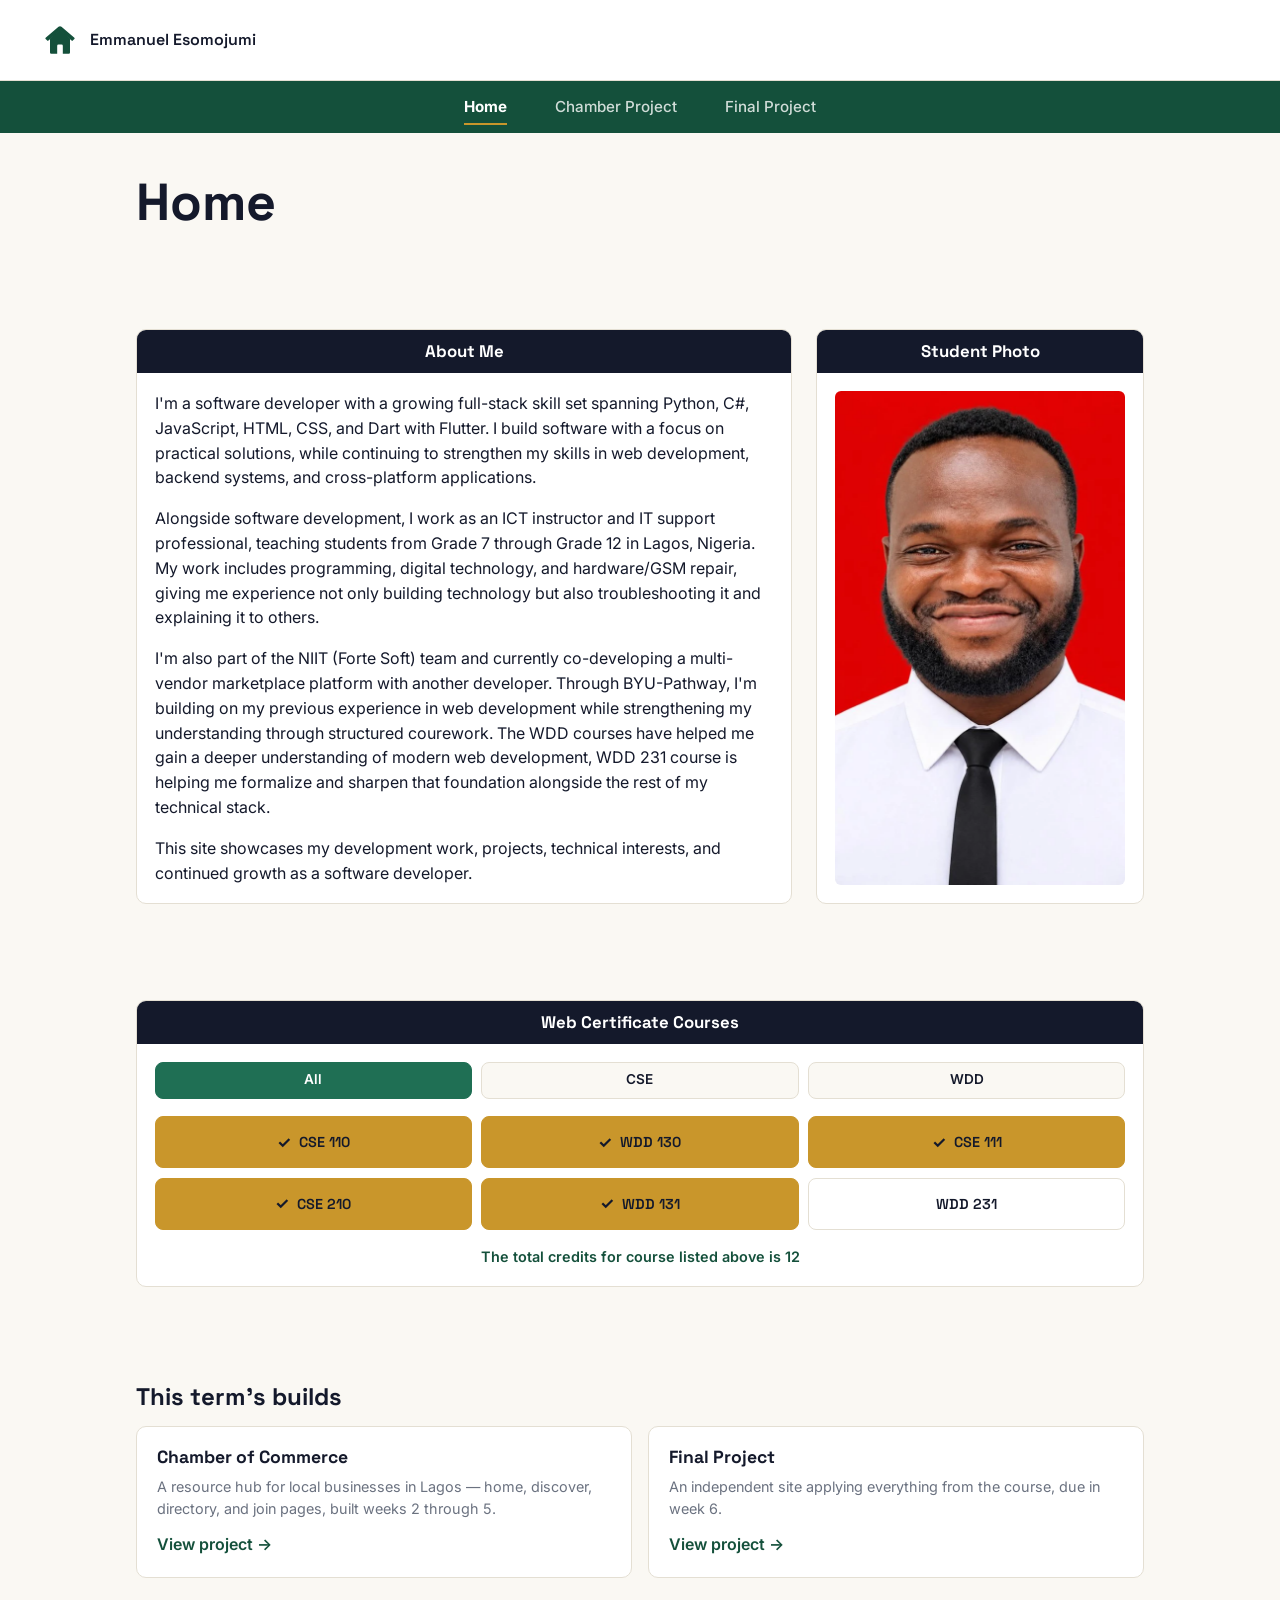
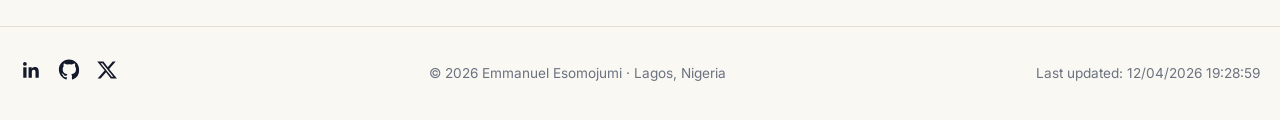
<file: index.html>
<!DOCTYPE html>
<html lang="en">

<head>
    <meta charset="UTF-8">
    <meta name="viewport" content="width=device-width, initial-scale=1.0">
    <title>Emmanuel Esomojumi | WDD 231 Home</title>
    <meta name="description"
        content="Emmanuel Esomojumi's WDD 231 course home page — Frontend Web Development I at BYU-Idaho, featuring certificate progress and term project links.">
    <meta name="author" content="Emmanuel Esomojumi">

    <link rel="preconnect" href="https://fonts.googleapis.com">
    <link rel="preconnect" href="https://fonts.gstatic.com" crossorigin>
    <link
        href="https://fonts.googleapis.com/css2?family=Space+Grotesk:wght@500;600;700&family=Inter:wght@400;500;600&display=swap"
        rel="stylesheet">

    <link rel="icon" type="image/svg+xml" href="images/logo.svg">
    <link rel="stylesheet" href="styles/normalize.css">
    <link rel="stylesheet" href="styles/small.css">
    <link rel="stylesheet" href="styles/larger.css">

    <script src="scripts/navigation.js" defer></script>
    <script src="scripts/date.js" defer></script>
    <script src="scripts/course.js" defer></script>
</head>

<body>
    <header class="site-header">
        <a class="brand" href="index.html">
            <img src="images/logo.svg" alt="Emmanuel Esomojumi logo" class="brand__mark" width="40" height="40">
            <span class="brand__name">Emmanuel Esomojumi</span>
        </a>

        <button class="nav-toggle" id="navToggle" type="button" aria-expanded="false" aria-controls="primaryNav"
            aria-label="Open menu">
            <span class="nav-toggle__bar"></span>
            <span class="nav-toggle__bar"></span>
            <span class="nav-toggle__bar"></span>
        </button>
    </header>

    <nav class="primary-nav" id="primaryNav">
        <ul>
            <li><a href="index.html" aria-current="page">Home</a></li>
            <li><a href="chamber/index.html">Chamber Project</a></li>
            <li><a href="final/index.html">Final Project</a></li>
        </ul>
    </nav>

    <main>
        <h1>Home</h1>

        <section class="about" aria-labelledby="aboutHeading">
            <div class="about__grid">
                <div class="panel panel--about">
                    <h2 id="aboutHeading" class="panel__header">About Me</h2>
                    <div class="panel__body">
                        <p>
                            I'm a software developer with a growing full-stack skill set spanning Python, C#,
                            JavaScript, HTML, CSS,
                            and Dart with Flutter. I build software with a focus on practical solutions, while
                            continuing to
                            strengthen my skills in web development, backend systems, and cross-platform applications.
                        </p>

                        <p>
                            Alongside software development, I work as an ICT instructor and IT support professional,
                            teaching
                            students from Grade 7 through Grade 12 in Lagos, Nigeria. My work includes programming,
                            digital
                            technology,
                            and hardware/GSM repair, giving me experience not only building technology but also
                            troubleshooting it
                            and explaining it to others.
                        </p>

                        <p>
                            I'm also part of the NIIT (Forte Soft) team and currently co-developing a multi-vendor
                            marketplace
                            platform with another developer. Through BYU-Pathway, I'm building on my previous experience
                            in
                            web development while strengthening my understanding through structured courework. The WDD
                            courses have helped me gain a deeper understanding of modern web development, WDD 231 course
                            is helping me formalize and sharpen that foundation alongside the rest of my
                            technical stack.
                        </p>

                        <p>
                            This site showcases my development work, projects, technical interests, and continued growth
                            as a
                            software developer.
                        </p>
                    </div>
                </div>

                <div class="panel panel--photo">
                    <h3 class="panel__header">Student Photo</h3>
                    <div class="panel__body panel__body--photo">
                        <img src="images/emmanuel-esomojumi.webp" alt="Portrait of Emmanuel Esomojumi"
                            class="student-photo">
                    </div>
                </div>
            </div>
        </section>

        <section class="certificate" aria-labelledby="certificateHeading">
            <div class="panel">
                <h2 id="certificateHeading" class="panel__header">Web Certificate Courses</h2>
                <div class="panel__body">
                    <div class="filter-group" role="group" aria-label="Filter courses by subject">
                        <button class="filter-btn is-active" data-filter="all" type="button">All</button>
                        <button class="filter-btn" data-filter="CSE" type="button">CSE</button>
                        <button class="filter-btn" data-filter="WDD" type="button">WDD</button>
                    </div>

                    <ul class="course-list" id="courseList" aria-live="polite"></ul>

                    <p class="credit-total">
                        The total credits for course listed above is <span id="creditTotal">0</span>
                    </p>
                </div>
            </div>
        </section>

        <section class="builds" aria-labelledby="buildsHeading">
            <h2 id="buildsHeading">This term's builds</h2>
            <div class="builds__grid">
                <article class="build-card">
                    <h3>Chamber of Commerce</h3>
                    <p>A resource hub for local businesses in Lagos — home, discover, directory, and join pages, built
                        weeks 2 through 5.</p>
                    <a class="build-card__link" href="chamber/index.html">View project &rarr;</a>
                </article>
                <article class="build-card">
                    <h3>Final Project</h3>
                    <p>An independent site applying everything from the course, due in week 6.</p>
                    <a class="build-card__link" href="final/index.html">View project &rarr;</a>
                </article>
            </div>
        </section>
    </main>

    <footer class="site-footer">
        <div class="footer__socials">
            <a href="https://www.linkedin.com/in/esomojumi-emmanuel" target="_blank" rel="noopener"
                aria-label="LinkedIn profile">
                <svg viewBox="0 0 24 24" width="22" height="22" aria-hidden="true">
                    <path fill="currentColor"
                        d="M20.45 20.45h-3.55v-5.57c0-1.33-.02-3.04-1.85-3.04-1.85 0-2.14 1.45-2.14 2.94v5.67H9.36V9h3.41v1.56h.05c.47-.9 1.63-1.85 3.36-1.85 3.6 0 4.27 2.37 4.27 5.45v6.29ZM5.34 7.43a2.06 2.06 0 1 1 0-4.12 2.06 2.06 0 0 1 0 4.12ZM7.12 20.45H3.56V9h3.56v11.45Z" />
                </svg>
            </a>
            <a href="https://github.com/Emmanuel-Esomojumi" target="_blank" rel="noopener" aria-label="GitHub profile">
                <svg viewBox="0 0 24 24" width="22" height="22" aria-hidden="true">
                    <path fill="currentColor"
                        d="M12 .5C5.73.5.98 5.24.98 11.52c0 5.02 3.26 9.28 7.78 10.78.57.1.78-.25.78-.55 0-.27-.01-1.16-.02-2.1-3.17.69-3.84-1.35-3.84-1.35-.52-1.32-1.27-1.67-1.27-1.67-1.04-.71.08-.7.08-.7 1.15.08 1.76 1.18 1.76 1.18 1.02 1.75 2.68 1.25 3.33.95.1-.74.4-1.25.72-1.54-2.53-.29-5.19-1.27-5.19-5.63 0-1.24.44-2.26 1.17-3.06-.12-.29-.51-1.45.11-3.02 0 0 .96-.31 3.14 1.17a10.9 10.9 0 0 1 5.72 0c2.18-1.48 3.14-1.17 3.14-1.17.62 1.57.23 2.73.11 3.02.73.8 1.17 1.82 1.17 3.06 0 4.37-2.67 5.34-5.21 5.62.41.36.77 1.06.77 2.14 0 1.54-.01 2.79-.01 3.17 0 .3.2.66.79.55A11.03 11.03 0 0 0 23.02 11.5C23.02 5.24 18.27.5 12 .5Z" />
                </svg>
            </a>
            <a href="https://x.com/Emmanuel1117021" target="_blank" rel="noopener" aria-label="X (Twitter) profile">
                <svg viewBox="0 0 24 24" width="22" height="22" aria-hidden="true">
                    <path fill="currentColor"
                        d="M18.24 2.75h3.29l-7.19 8.22 8.46 10.28h-6.63l-5.19-6.7-5.94 6.7H1.75l7.7-8.8L1.35 2.75h6.8l4.7 6.13 5.39-6.13Zm-1.16 16.62h1.82L7.02 4.53H5.06l12.02 14.84Z" />
                </svg>
            </a>
        </div>

        <p class="footer__meta">
            &copy; <span id="currentyear"></span> Emmanuel Esomojumi &middot; Lagos, Nigeria
        </p>

        <p class="footer__meta" id="lastModified"></p>
    </footer>
</body>

</html>
</file>
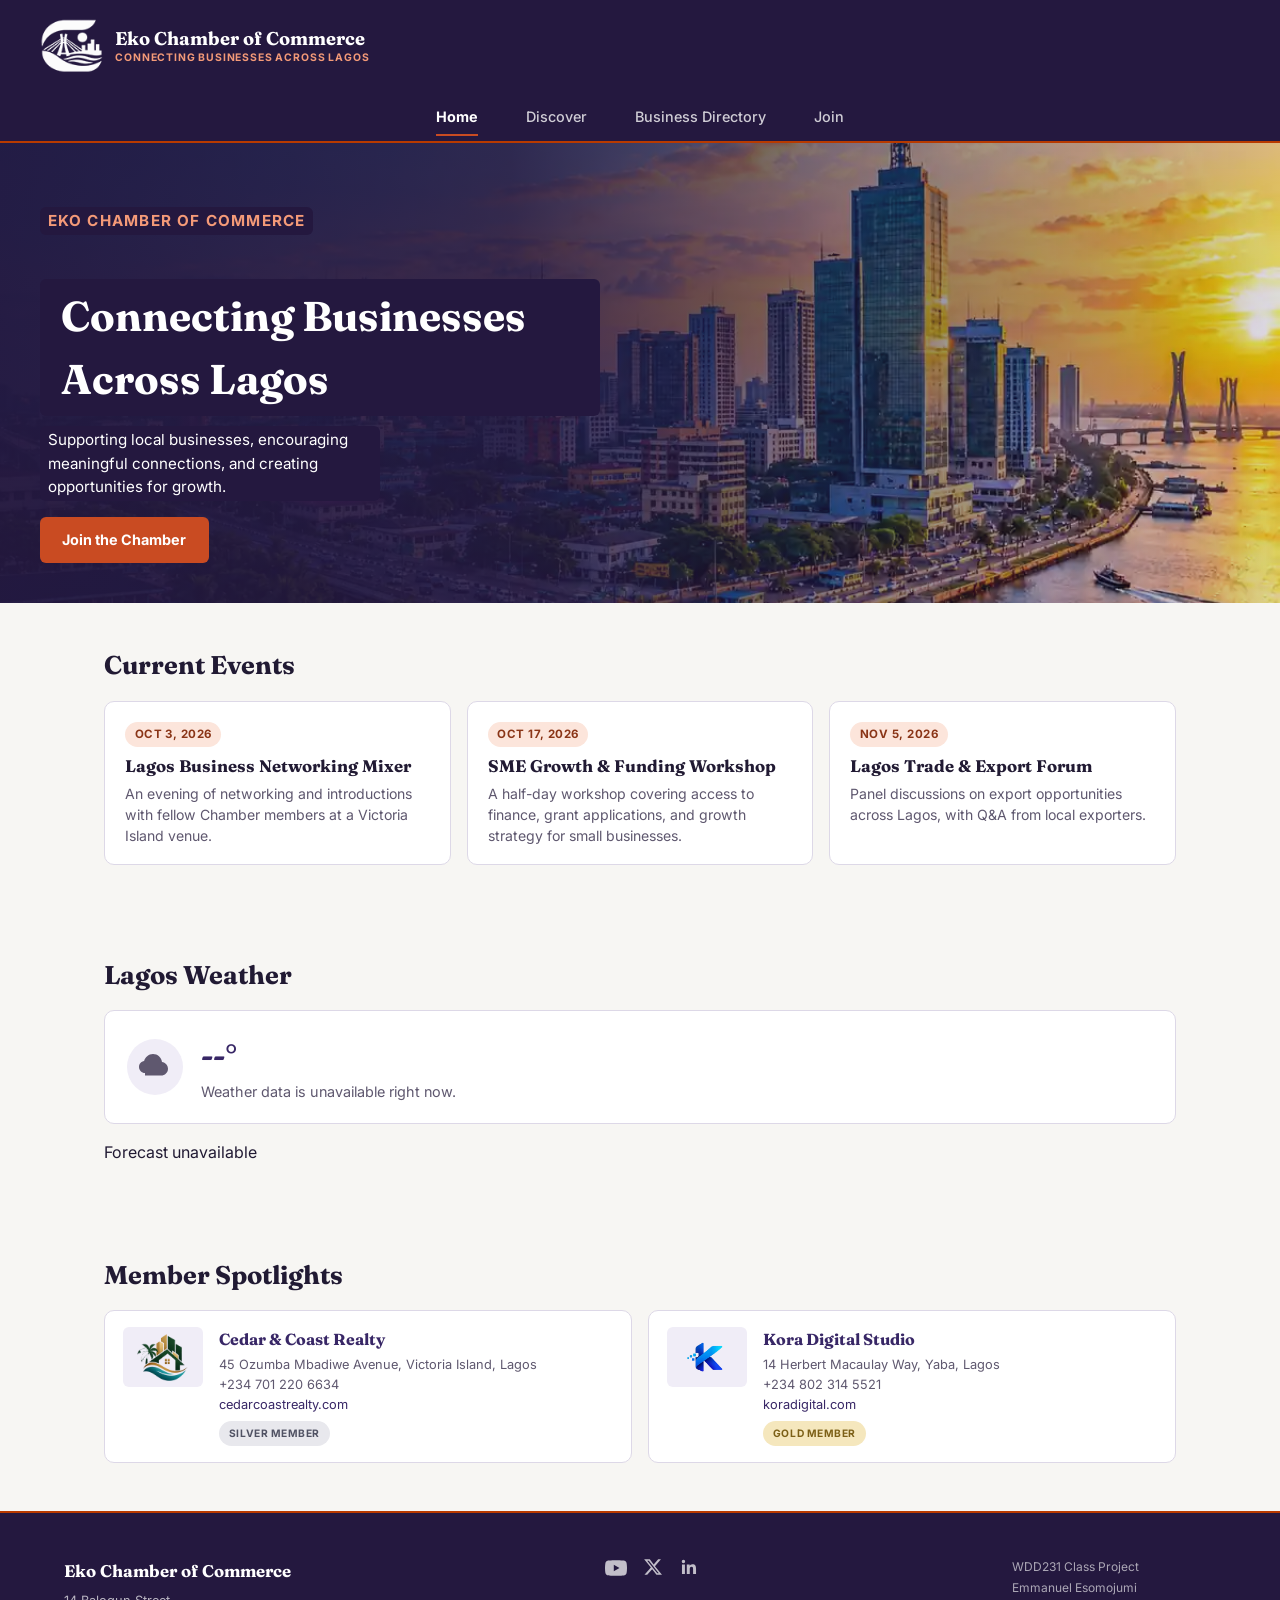
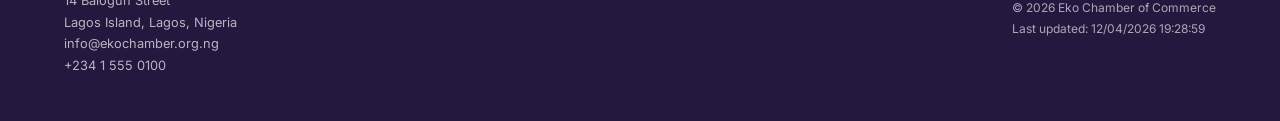
<file: chamber/index.html>
<!DOCTYPE html>
<html lang="en">

<head>
    <meta charset="UTF-8">
    <meta name="viewport" content="width=device-width, initial-scale=1.0">
    <title>Home | Eko Chamber of Commerce</title>
    <meta name="description"
        content="Discover the Eko Chamber of Commerce, supporting businesses, encouraging connections, and promoting business growth across Lagos, Nigeria.">
    <meta name="author" content="Emmanuel Esomojumi">

    <meta property="og:title" content="Home | Eko Chamber of Commerce">
    <meta property="og:description"
        content="Discover the Eko Chamber of Commerce, supporting businesses, encouraging connections, and promoting business growth across Lagos, Nigeria.">
    <meta property="og:image" content="https://emmanuel-esomojumi.github.io/wdd231/chamber/images/business-logo.webp">
    <meta property="og:url" content="https://emmanuel-esomojumi.github.io/wdd231/chamber/index.html">
    <meta property="og:type" content="website">

    <link rel="preconnect" href="https://fonts.googleapis.com">
    <link rel="preconnect" href="https://fonts.gstatic.com" crossorigin>
    <link
        href="https://fonts.googleapis.com/css2?family=Fraunces:wght@500;600;700&family=Inter:wght@400;500;600&display=swap"
        rel="stylesheet">

    <link rel="icon" href="favicon.ico">
    <link rel="stylesheet" href="styles/normalize.css">
    <link rel="stylesheet" href="styles/small.css">
    <link rel="stylesheet" href="styles/larger.css">

    <script src="scripts/navigation.js" defer></script>
    <script src="scripts/date.js" defer></script>
    <script src="scripts/weather.js" defer></script>
    <script src="scripts/spotlights.js" defer></script>

</head>

<body>
    <div class="site-topbar">
        <header class="site-header">
            <a class="brand" href="index.html">
                <img src="images/business-logo.webp" alt="" class="brand__mark" width="80" height="69">
                <span class="brand__text">
                    <span class="brand__name">Eko Chamber of Commerce</span>
                    <span class="brand__tag">Connecting businesses across Lagos</span>
                </span>
            </a>

            <button class="nav-toggle" id="navToggle" type="button" aria-expanded="false" aria-controls="primaryNav"
                aria-label="Open menu">
                <span class="nav-toggle__bar"></span>
                <span class="nav-toggle__bar"></span>
                <span class="nav-toggle__bar"></span>
            </button>
        </header>

        <nav class="primary-nav" id="primaryNav">
            <ul>
                <li><a href="index.html" aria-current="page">Home</a></li>
                <li><a href="discover.html">Discover</a></li>
                <li><a href="directory.html">Business Directory</a></li>
                <li><a href="join.html">Join</a></li>
            </ul>
        </nav>
    </div>

    <main>
        <section class="hero">
            <img class="hero__image" src="images/chamber-hero.webp"
                alt="Lagos business district showing commercial activity" width="1200" height="600">

            <div class="hero__overlay">
                <div class="hero__content">
                    <p class="hero__eyebrow">Eko Chamber of Commerce</p>

                    <h1>Connecting Businesses Across Lagos</h1>

                    <p>
                        Supporting local businesses, encouraging meaningful connections,
                        and creating opportunities for growth.
                    </p>

                    <a class="button" href="join.html">Join the Chamber</a>
                </div>
            </div>
        </section>

        <section class="events" aria-labelledby="eventsHeading">
            <h2 id="eventsHeading">Current Events</h2>
            <div class="events__grid">
                <article class="event-card">
                    <p class="event-card__date">Oct 3, 2026</p>
                    <h3>Lagos Business Networking Mixer</h3>
                    <p>An evening of networking and introductions with fellow Chamber members at a Victoria Island
                        venue.</p>
                </article>
                <article class="event-card">
                    <p class="event-card__date">Oct 17, 2026</p>
                    <h3>SME Growth &amp; Funding Workshop</h3>
                    <p>A half-day workshop covering access to finance, grant applications, and growth strategy for small
                        businesses.</p>
                </article>
                <article class="event-card">
                    <p class="event-card__date">Nov 5, 2026</p>
                    <h3>Lagos Trade &amp; Export Forum</h3>
                    <p>Panel discussions on export opportunities across Lagos, with Q&amp;A from local exporters.</p>
                </article>
            </div>
        </section>

        <section class="weather" aria-labelledby="weatherHeading">
            <h2 id="weatherHeading">Lagos Weather</h2>
            <div class="weather__current" id="weatherCurrent">
                <img id="weatherIcon" class="weather__icon" src="images/weather-placeholder.svg" alt="" width="60" height="60">
                <div>
                    <p class="weather__temp" id="weatherTemp">--&deg;</p>
                    <p class="weather__desc" id="weatherDesc">Loading forecast&hellip;</p>
                </div>
            </div>
            <ul class="weather__forecast" id="weatherForecast"></ul>
        </section>

        <section class="spotlights" aria-labelledby="spotlightsHeading">
            <h2 id="spotlightsHeading">Member Spotlights</h2>
            <ul class="spotlight-list" id="spotlightList" aria-live="polite"></ul>
        </section>
    </main>
    <footer class="site-footer">
        <div class="footer__contact">
            <address>
                <strong>Eko Chamber of Commerce</strong>
                14 Balogun Street<br>
                Lagos Island, Lagos, Nigeria<br>
                info@ekochamber.org.ng<br>
                +234 1 555 0100
            </address>
        </div>

        <div class="footer__socials">
            <a href="https://youtube.com" target="_blank" rel="noopener" aria-label="YouTube">
                <svg viewBox="0 0 24 24" width="22" height="22" aria-hidden="true">
                    <path fill="currentColor"
                        d="M23.5 6.2a3 3 0 0 0-2.1-2.1C19.5 3.5 12 3.5 12 3.5s-7.5 0-9.4.6A3 3 0 0 0 .5 6.2 31.6 31.6 0 0 0 0 12a31.6 31.6 0 0 0 .5 5.8 3 3 0 0 0 2.1 2.1c1.9.6 9.4.6 9.4.6s7.5 0 9.4-.6a3 3 0 0 0 2.1-2.1A31.6 31.6 0 0 0 24 12a31.6 31.6 0 0 0-.5-5.8ZM9.6 15.5V8.5L15.8 12Z" />
                </svg>
            </a>
            <a href="https://x.com" target="_blank" rel="noopener" aria-label="X (Twitter)">
                <svg viewBox="0 0 24 24" width="20" height="20" aria-hidden="true">
                    <path fill="currentColor"
                        d="M18.24 2.75h3.29l-7.19 8.22 8.46 10.28h-6.63l-5.19-6.7-5.94 6.7H1.75l7.7-8.8L1.35 2.75h6.8l4.7 6.13 5.39-6.13Zm-1.16 16.62h1.82L7.02 4.53H5.06l12.02 14.84Z" />
                </svg>
            </a>
            <a href="https://linkedin.com" target="_blank" rel="noopener" aria-label="LinkedIn">
                <svg viewBox="0 0 24 24" width="20" height="20" aria-hidden="true">
                    <path fill="currentColor"
                        d="M20.45 20.45h-3.55v-5.57c0-1.33-.02-3.04-1.85-3.04-1.85 0-2.14 1.45-2.14 2.94v5.67H9.36V9h3.41v1.56h.05c.47-.9 1.63-1.85 3.36-1.85 3.6 0 4.27 2.37 4.27 5.45v6.29ZM5.34 7.43a2.06 2.06 0 1 1 0-4.12 2.06 2.06 0 0 1 0 4.12ZM7.12 20.45H3.56V9h3.56v11.45Z" />
                </svg>
            </a>
        </div>

        <div class="footer__dev">
            <p>WDD231 Class Project</p>
            <p>Emmanuel Esomojumi</p>
            <p>&copy; <span id="currentyear"></span> Eko Chamber of Commerce</p>
            <p id="lastModified"></p>
        </div>
    </footer>
</body>

</html>
</file>
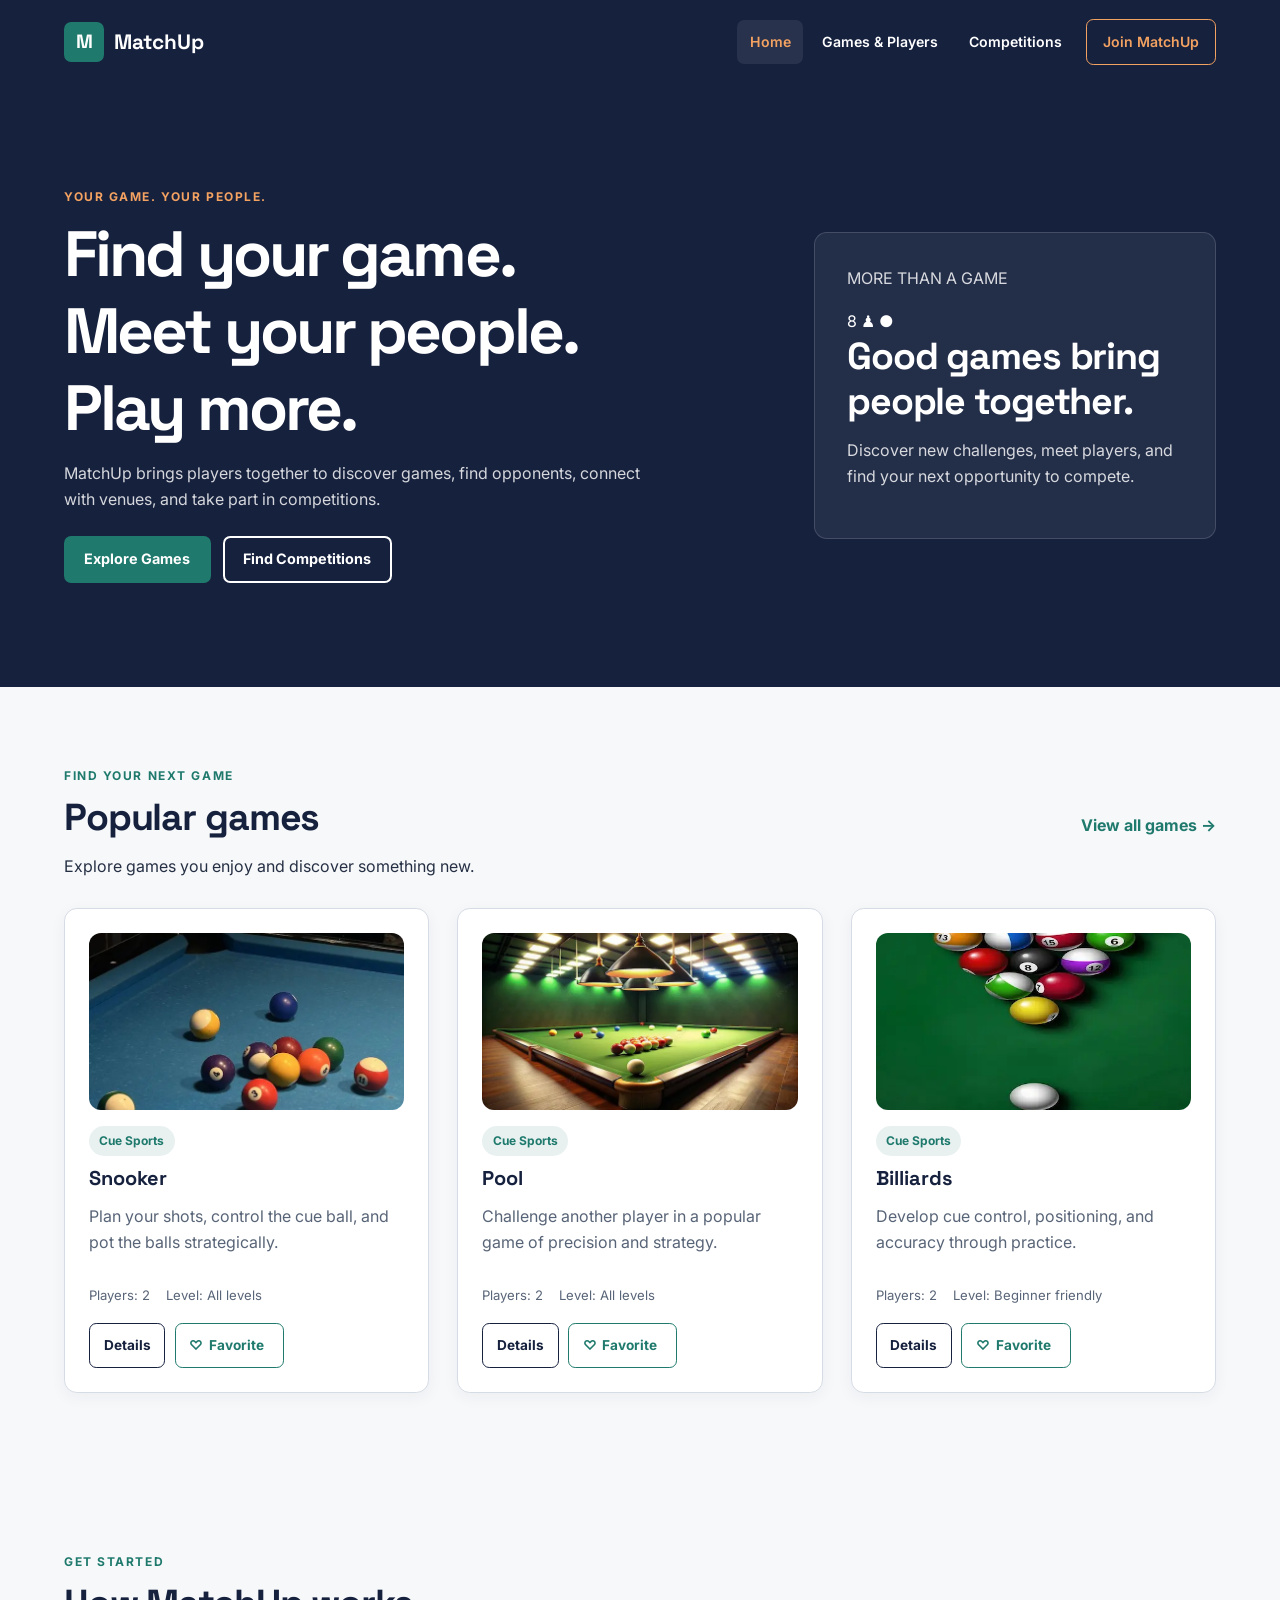
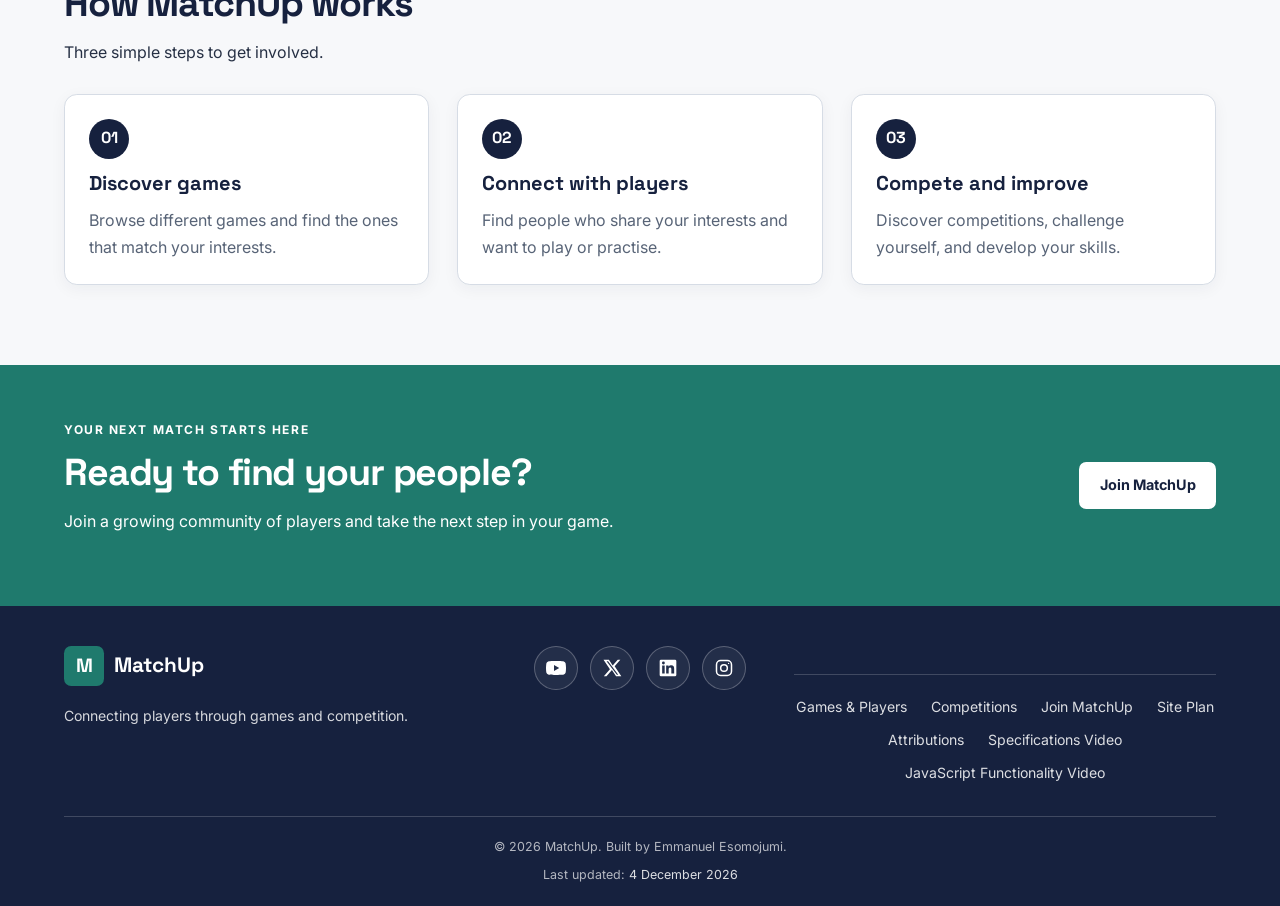
<file: project/index.html>
<html>
<!DOCTYPE html>
<html lang="en">

<head>
    <meta charset="UTF-8">
    <meta name="viewport" content="width=device-width, initial-scale=1.0">

    <title>MatchUp | Games, Players and Competition</title>
    <meta name="description"
        content="MatchUp helps players discover games, find opponents, connect with venues, and take part in competitions.">
    <meta name="author" content="Emmanuel Esomojumi">
    <meta name="theme-color" content="#16213e">

    <meta property="og:title" content="MatchUp | Games, Players and Competition">
    <meta property="og:description"
        content="Find your game, meet other players, and discover opportunities to compete.">
    <meta property="og:type" content="website">
    <meta property="og:url" content="https://emmanuel-esomojumi.github.io/wdd231/project/index.html">
    <meta property="og:image" content="https://emmanuel-esomojumi.github.io/wdd231/project/images/matchup-social.webp">
    <meta name="twitter:card" content="summary_large_image">

    <link rel="icon" href="images/favicon.svg" type="image/svg+xml">

    <link rel="preconnect" href="https://fonts.googleapis.com">
    <link rel="preconnect" href="https://fonts.gstatic.com" crossorigin>
    <link rel="stylesheet"
        href="https://fonts.googleapis.com/css2?family=Inter:wght@400;500;600;700&family=Space+Grotesk:wght@500;700&display=swap">

    <link rel="stylesheet" href="styles/normalize.css">
    <link rel="stylesheet" href="styles/small.css">
    <link rel="stylesheet" href="styles/larger.css">

    <script type="module" src="scripts/main.js"></script>
    <script type="module" src="scripts/home.js"></script>
</head>

<body>
    <header class="site-header">
        <div class="container header-content">
            <a class="brand" href="index.html">
                <span class="brand-mark" aria-hidden="true">M</span>
                <span>MatchUp</span>
            </a>

            <button class="menu-toggle" id="menu-toggle" type="button" aria-label="Open navigation menu"
                aria-expanded="false" aria-controls="primary-nav">
                <span></span>
                <span></span>
                <span></span>
            </button>

            <nav class="primary-nav" id="primary-nav" aria-label="Main navigation">
                <a href="index.html" aria-current="page">Home</a>
                <a href="games.html">Games &amp; Players</a>
                <a href="competitions.html">Competitions</a>
                <a class="nav-cta" href="join.html">Join MatchUp</a>
            </nav>
        </div>
    </header>

    <main>
        <section class="hero">
            <div class="container hero-content">
                <div class="hero-text">
                    <p class="eyebrow">YOUR GAME. YOUR PEOPLE.</p>

                    <h1>Find your game. Meet your people. <span>Play more.</span></h1>

                    <p>
                        MatchUp brings players together to discover games,
                        find opponents, connect with venues, and take part
                        in competitions.
                    </p>

                    <div class="hero-actions">
                        <a class="button button-primary" href="games.html">
                            Explore Games
                        </a>

                        <a class="button button-secondary" href="competitions.html">
                            Find Competitions
                        </a>
                    </div>
                </div>

                <div class="hero-panel">
                    <p class="panel-label">MORE THAN A GAME</p>

                    <div class="game-symbols" aria-hidden="true">
                        <span>8</span>
                        <span>♟</span>
                        <span>●</span>
                    </div>

                    <h2>Good games bring people together.</h2>

                    <p>
                        Discover new challenges, meet players, and find
                        your next opportunity to compete.
                    </p>
                </div>
            </div>
        </section>

        <section class="featured-section section-space">
            <div class="container">
                <div class="section-heading">
                    <div>
                        <p class="eyebrow">FIND YOUR NEXT GAME</p>
                        <h2>Popular games</h2>
                        <p>
                            Explore games you enjoy and discover something new.
                        </p>
                    </div>

                    <a class="text-link" href="games.html">View all games &rarr;</a>
                </div>

                <div class="games-grid" id="featured-games">
                    <p class="loading-message">Loading games...</p>
                </div>
            </div>
        </section>

        <section class="how-section section-space">
            <div class="container">
                <div class="section-heading">
                    <div>
                        <p class="eyebrow">GET STARTED</p>
                        <h2>How MatchUp works</h2>
                        <p>Three simple steps to get involved.</p>
                    </div>
                </div>

                <div class="steps-grid">
                    <article class="step-card">
                        <span class="step-number">01</span>
                        <h3>Discover games</h3>
                        <p>
                            Browse different games and find the ones
                            that match your interests.
                        </p>
                    </article>

                    <article class="step-card">
                        <span class="step-number">02</span>
                        <h3>Connect with players</h3>
                        <p>
                            Find people who share your interests and
                            want to play or practise.
                        </p>
                    </article>

                    <article class="step-card">
                        <span class="step-number">03</span>
                        <h3>Compete and improve</h3>
                        <p>
                            Discover competitions, challenge yourself,
                            and develop your skills.
                        </p>
                    </article>
                </div>
            </div>
        </section>

        <section class="join-section">
            <div class="container join-content">
                <div>
                    <p class="eyebrow">YOUR NEXT MATCH STARTS HERE</p>
                    <h2>Ready to find your people?</h2>
                    <p>
                        Join a growing community of players and take
                        the next step in your game.
                    </p>
                </div>

                <a class="button button-light" href="join.html">Join MatchUp</a>
            </div>
        </section>
    </main>

    <dialog id="game-dialog" aria-labelledby="game-dialog-title">
        <div class="dialog-body">
            <p class="game-category" id="game-dialog-category"></p>
            <h2 id="game-dialog-title"></h2>
            <p id="game-dialog-description"></p>

            <dl class="dialog-facts">
                <div>
                    <dt>Players</dt>
                    <dd id="game-dialog-players"></dd>
                </div>

                <div>
                    <dt>Skill level</dt>
                    <dd id="game-dialog-level"></dd>
                </div>
            </dl>

            <form method="dialog" class="dialog-actions">
                <button type="submit">Close</button>
            </form>
        </div>
    </dialog>

    <footer class="site-footer">
        <div class="container footer-content">
            <div class="footer-about">
                <a class="brand footer-brand" href="index.html">
                    <span class="brand-mark" aria-hidden="true">M</span>
                    <span>MatchUp</span>
                </a>

                <p>Connecting players through games and competition.</p>
            </div>

            <nav class="footer-socials" aria-label="Social media">
                <a href="https://www.youtube.com/" target="_blank" rel="noopener noreferrer" aria-label="YouTube">
                    <svg viewBox="0 0 24 24" width="24" height="24" fill="currentColor" aria-hidden="true">
                        <path
                            d="M23.5 6.2a3 3 0 0 0-2.1-2.1C19.5 3.6 12 3.6 12 3.6s-7.5 0-9.4.5A3 3 0 0 0 .5 6.2 31 31 0 0 0 0 12a31 31 0 0 0 .5 5.8 3 3 0 0 0 2.1 2.1c1.9.5 9.4.5 9.4.5s7.5 0 9.4-.5a3 3 0 0 0 2.1-2.1A31 31 0 0 0 24 12a31 31 0 0 0-.5-5.8ZM9.6 15.6V8.4l6.3 3.6-6.3 3.6Z" />
                    </svg>
                </a>

                <a href="https://x.com/" target="_blank" rel="noopener noreferrer" aria-label="X">
                    <svg viewBox="0 0 24 24" width="24" height="24" fill="currentColor" aria-hidden="true">
                        <path
                            d="M18.9 2H22l-6.8 7.8L23.2 22h-6.3l-5-7.5L5.4 22H2.2l7.3-8.4L1.8 2h6.5l4.5 6.9L18.9 2Zm-1.1 18h1.7L7.3 3.9H5.5L17.8 20Z" />
                    </svg>
                </a>

                <a href="https://www.linkedin.com/in/esomojumi-emmanuel" target="_blank" rel="noopener noreferrer"
                    aria-label="LinkedIn">
                    <svg viewBox="0 0 24 24" width="24" height="24" fill="currentColor" aria-hidden="true">
                        <path
                            d="M20.4 2H3.6A1.6 1.6 0 0 0 2 3.6v16.8A1.6 1.6 0 0 0 3.6 22h16.8a1.6 1.6 0 0 0 1.6-1.6V3.6A1.6 1.6 0 0 0 20.4 2ZM8 18.5H5V9h3v9.5ZM6.5 7.7a1.7 1.7 0 1 1 0-3.4 1.7 1.7 0 0 1 0 3.4ZM19 18.5h-3v-4.6c0-1.1 0-2.5-1.5-2.5s-1.7 1.2-1.7 2.4v4.7h-3V9h2.9v1.3h.1a3.2 3.2 0 0 1 2.9-1.6c3.1 0 3.7 2 3.7 4.6v5.2Z" />
                    </svg>
                </a>

                <a href="https://www.instagram.com/" target="_blank" rel="noopener noreferrer" aria-label="Instagram">
                    <svg viewBox="0 0 24 24" width="24" height="24" fill="none" stroke="currentColor" stroke-width="1.8"
                        stroke-linecap="round" stroke-linejoin="round" aria-hidden="true">
                        <rect x="3" y="3" width="18" height="18" rx="5" />
                        <circle cx="12" cy="12" r="4" />
                        <circle cx="17.5" cy="6.5" r="0.8" fill="currentColor" stroke="none" />
                    </svg>
                </a>
            </nav>

            <nav class="footer-links" aria-label="Footer navigation">
                <a href="games.html">Games &amp; Players</a>
                <a href="competitions.html">Competitions</a>
                <a href="join.html">Join MatchUp</a>
                <a href="siteplan.html">Site Plan</a>
                <a href="attributions.html">Attributions</a>
                <a href="https://www.loom.com/share/1736bf1a366c470cb9678df88f99893b" target="_blank"
                    rel="noopener noreferrer">Specifications Video</a>
                <a href="https://www.loom.com/share/37d573b4b1e7468aa0c4bb784e1d53bf" target="_blank" rel="noopener noreferrer">JavaScript Functionality
                    Video</a>
            </nav>
        </div>

        <div class="container footer-bottom">
            <p class="copyright">
                &copy; <span id="current-year"></span> MatchUp.
                Built by Emmanuel Esomojumi.
            </p>

            <p class="last-updated">
                Last updated: <time id="last-updated"></time>
            </p>
        </div>
    </footer>
</body>

</html>
</file>
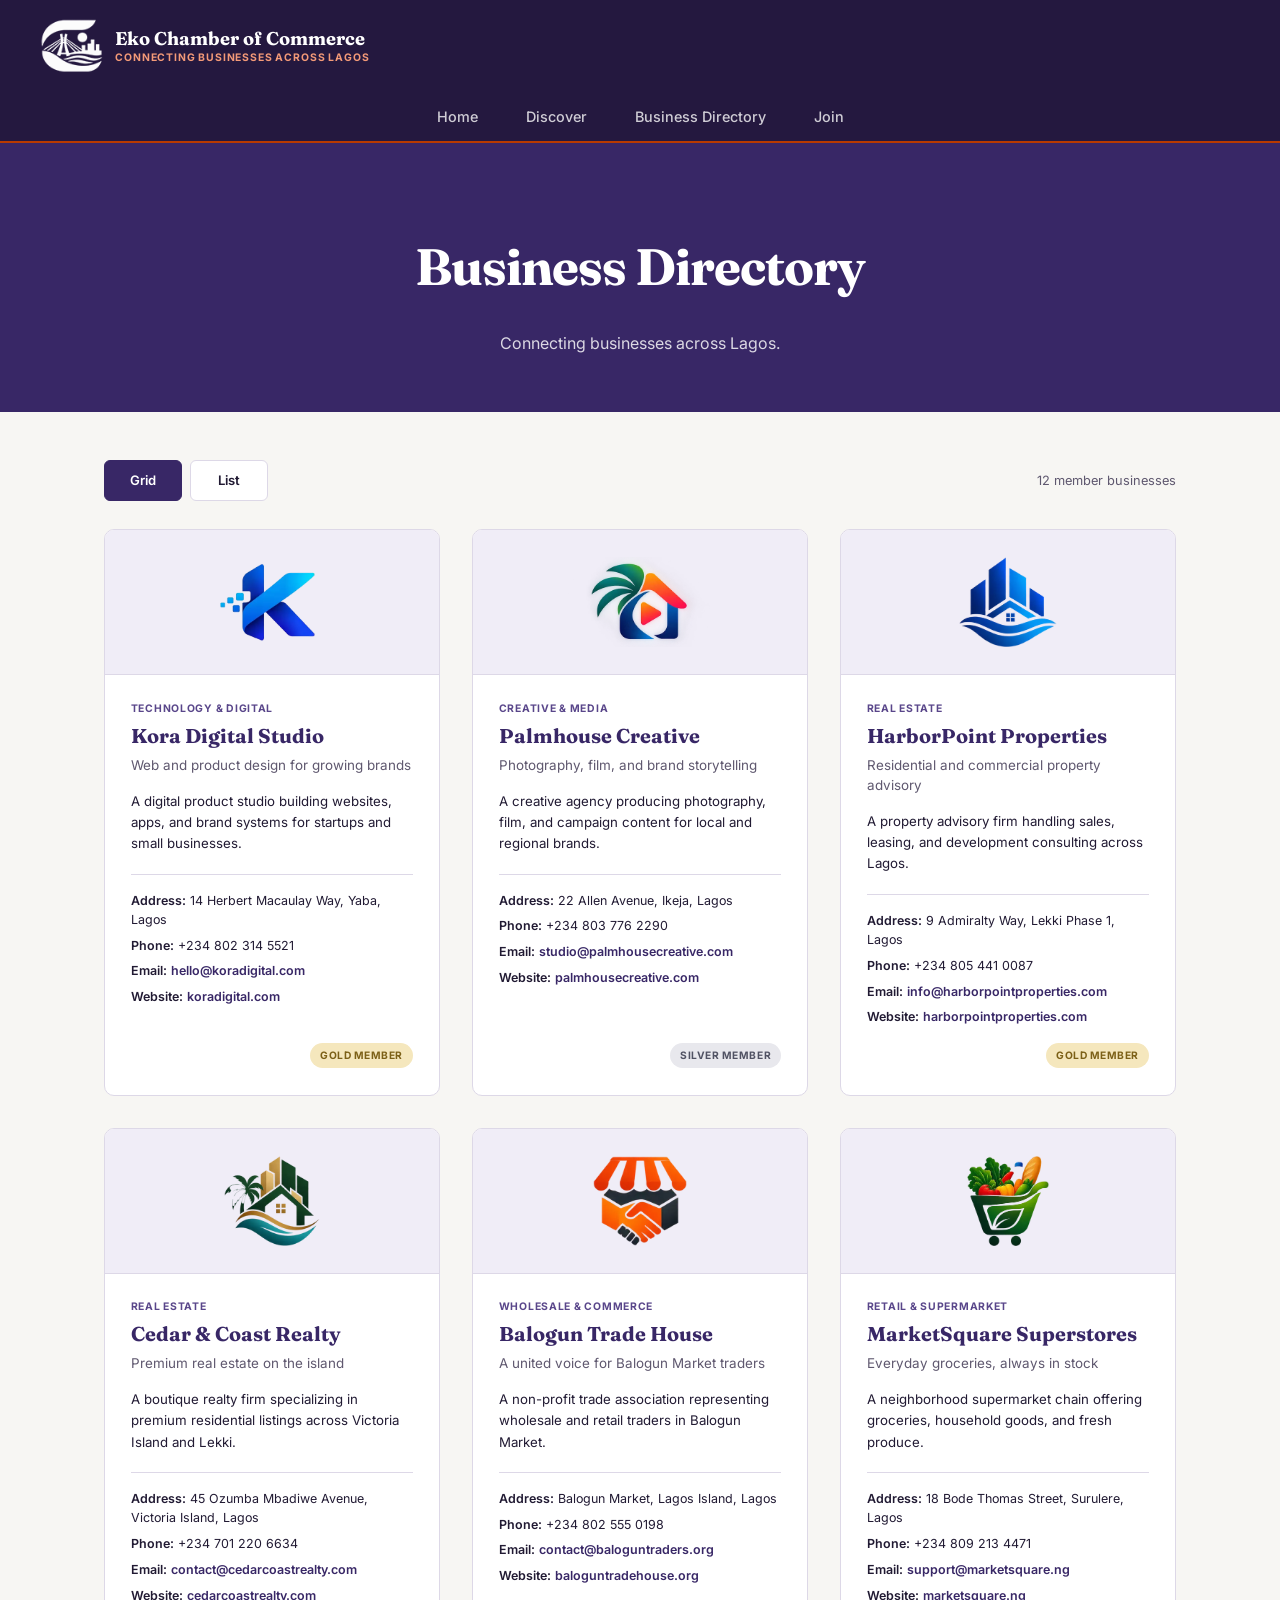
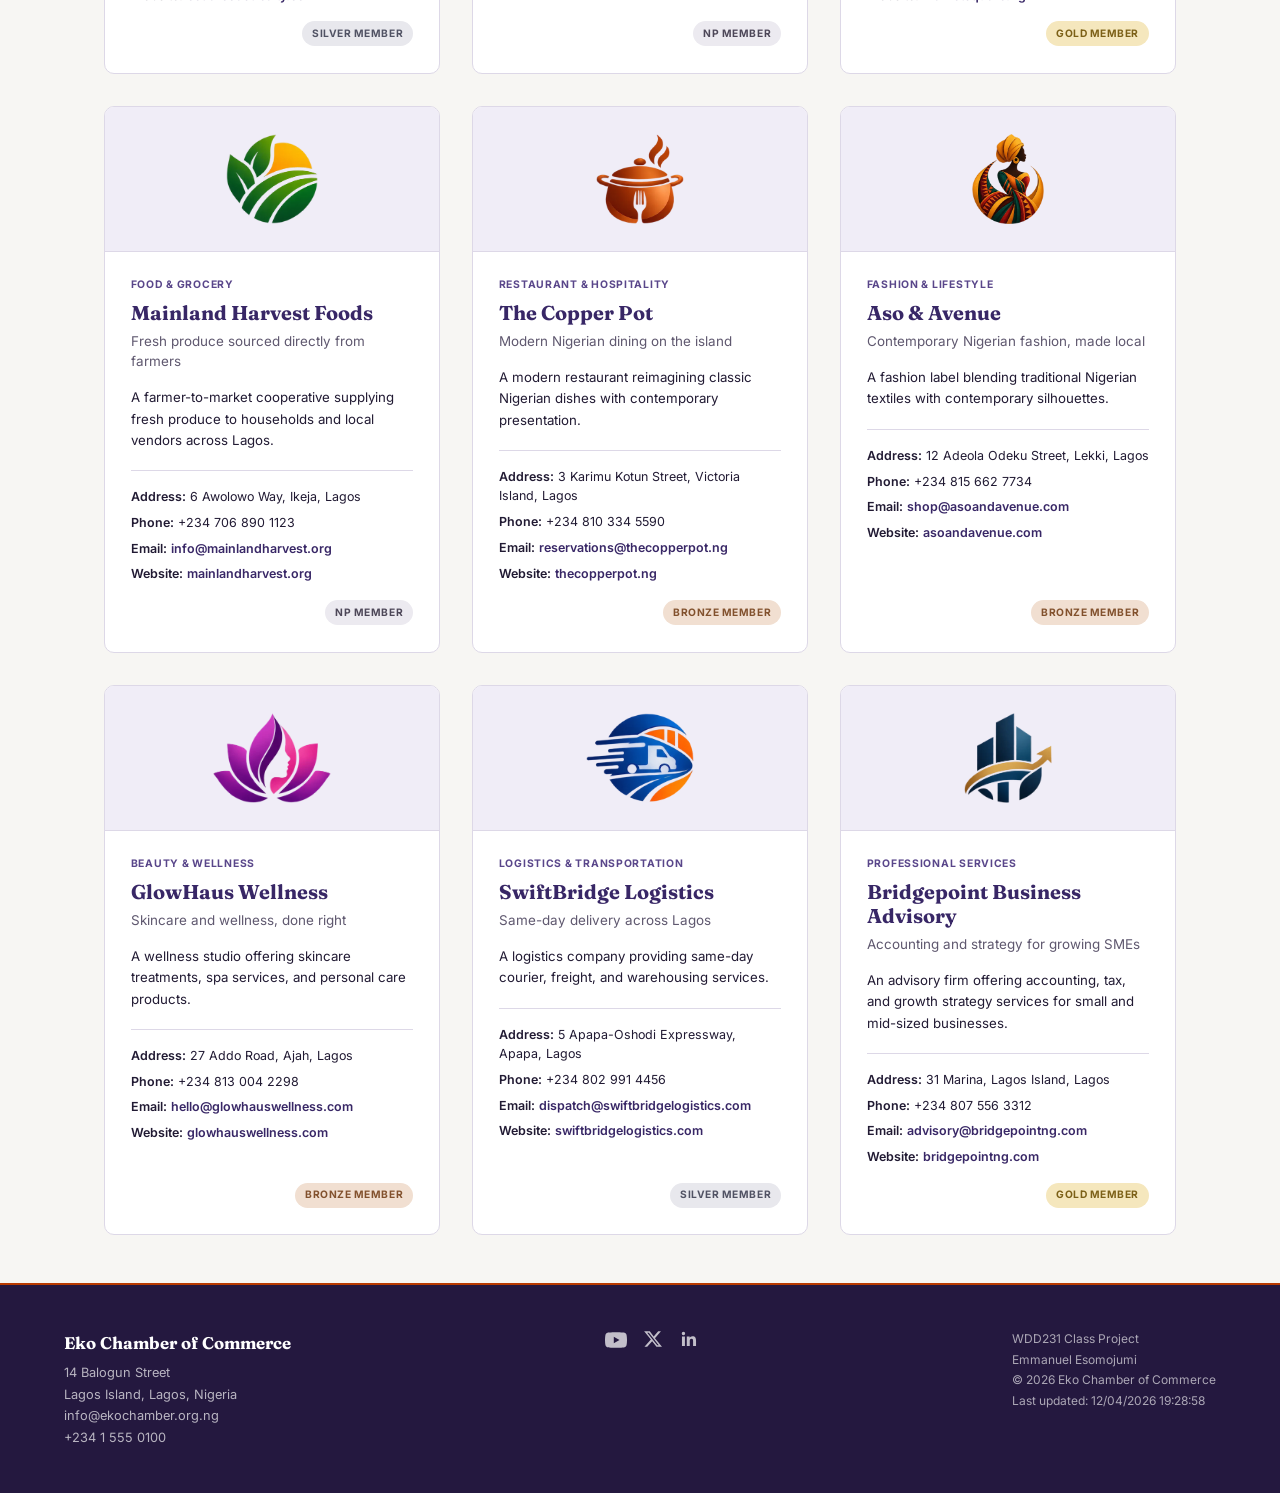
<file: chamber/directory.html>
<!DOCTYPE html>
<html lang="en">

<head>
  <meta charset="UTF-8">
  <meta name="viewport" content="width=device-width, initial-scale=1.0">
  <title>Business Directory | Eko Chamber of Commerce</title>
  <meta name="description"
    content="Browse member businesses of the Eko Chamber of Commerce, connecting businesses across Lagos, Nigeria.">
  <meta name="author" content="Emmanuel Esomojumi">

  <meta property="og:title" content="Business Directory | Eko Chamber of Commerce">
  <meta property="og:description"
    content="Browse member businesses of the Eko Chamber of Commerce, connecting businesses across Lagos, Nigeria.">
  <meta property="og:image" content="https://emmanuel-esomojumi.github.io/wdd231/chamber/images/business-logo.webp">
  <meta property="og:url" content="https://emmanuel-esomojumi.github.io/wdd231/chamber/directory.html">
  <meta property="og:type" content="website">

  <link rel="preconnect" href="https://fonts.googleapis.com">
  <link rel="preconnect" href="https://fonts.gstatic.com" crossorigin>
  <link
    href="https://fonts.googleapis.com/css2?family=Fraunces:wght@500;600;700&family=Inter:wght@400;500;600&display=swap"
    rel="stylesheet">

  <link rel="icon" href="favicon.ico">
  <link rel="stylesheet" href="styles/normalize.css">
  <link rel="stylesheet" href="styles/small.css">
  <link rel="stylesheet" href="styles/larger.css">

  <script src="scripts/navigation.js" defer></script>
  <script src="scripts/date.js" defer></script>
  <script src="scripts/directory.js" defer></script>
</head>

<body>
  <div class="site-topbar">
    <header class="site-header">
      <a class="brand" href="index.html">
        <img src="images/business-logo.webp" alt="Eko Chamber of Commerce brand logo" class="brand__mark" width="80" height="69">
        <span class="brand__text">
          <span class="brand__name">Eko Chamber of Commerce</span>
          <span class="brand__tag">Connecting businesses across Lagos</span>
        </span>
      </a>

      <button class="nav-toggle" id="navToggle" type="button" aria-expanded="false" aria-controls="primaryNav"
        aria-label="Open menu">
        <span class="nav-toggle__bar"></span>
        <span class="nav-toggle__bar"></span>
        <span class="nav-toggle__bar"></span>
      </button>
    </header>

    <nav class="primary-nav" id="primaryNav">
      <ul>
        <li><a href="index.html">Home</a></li>
        <li><a href="discover.html">Discover</a></li>
        <li><a href="directory.html">Business Directory</a></li>
        <li><a href="join.html">Join</a></li>
      </ul>
    </nav>
  </div>

  <main>
    <div class="heading-band">
      <div class="heading-band__inner">
        <h1>Business Directory</h1>
        <p class="page-heading__subtitle">Connecting businesses across Lagos.</p>
      </div>
    </div>

    <section class="directory-content">
      <div class="directory__controls">
        <div class="view-toggle" role="group" aria-label="Choose directory view">
          <button class="view-btn is-active" id="gridViewBtn" type="button" aria-pressed="true">Grid</button>
          <button class="view-btn" id="listViewBtn" type="button" aria-pressed="false">List</button>
        </div>
        <p class="directory__count" id="directoryCount"></p>
      </div>

      <ul class="directory-list" id="directoryList" aria-live="polite"></ul>
    </section>
  </main>

  <footer class="site-footer">
    <div class="footer__contact">
      <address>
        <strong>Eko Chamber of Commerce</strong>
        14 Balogun Street<br>
        Lagos Island, Lagos, Nigeria<br>
        info@ekochamber.org.ng<br>
        +234 1 555 0100
      </address>
    </div>

    <div class="footer__socials">
      <a href="https://youtube.com" target="_blank" rel="noopener" aria-label="YouTube">
        <svg viewBox="0 0 24 24" width="22" height="22" aria-hidden="true">
          <path fill="currentColor"
            d="M23.5 6.2a3 3 0 0 0-2.1-2.1C19.5 3.5 12 3.5 12 3.5s-7.5 0-9.4.6A3 3 0 0 0 .5 6.2 31.6 31.6 0 0 0 0 12a31.6 31.6 0 0 0 .5 5.8 3 3 0 0 0 2.1 2.1c1.9.6 9.4.6 9.4.6s7.5 0 9.4-.6a3 3 0 0 0 2.1-2.1A31.6 31.6 0 0 0 24 12a31.6 31.6 0 0 0-.5-5.8ZM9.6 15.5V8.5L15.8 12Z" />
        </svg>
      </a>
      <a href="https://x.com" target="_blank" rel="noopener" aria-label="X (Twitter)">
        <svg viewBox="0 0 24 24" width="20" height="20" aria-hidden="true">
          <path fill="currentColor"
            d="M18.24 2.75h3.29l-7.19 8.22 8.46 10.28h-6.63l-5.19-6.7-5.94 6.7H1.75l7.7-8.8L1.35 2.75h6.8l4.7 6.13 5.39-6.13Zm-1.16 16.62h1.82L7.02 4.53H5.06l12.02 14.84Z" />
        </svg>
      </a>
      <a href="https://linkedin.com" target="_blank" rel="noopener" aria-label="LinkedIn">
        <svg viewBox="0 0 24 24" width="20" height="20" aria-hidden="true">
          <path fill="currentColor"
            d="M20.45 20.45h-3.55v-5.57c0-1.33-.02-3.04-1.85-3.04-1.85 0-2.14 1.45-2.14 2.94v5.67H9.36V9h3.41v1.56h.05c.47-.9 1.63-1.85 3.36-1.85 3.6 0 4.27 2.37 4.27 5.45v6.29ZM5.34 7.43a2.06 2.06 0 1 1 0-4.12 2.06 2.06 0 0 1 0 4.12ZM7.12 20.45H3.56V9h3.56v11.45Z" />
        </svg>
      </a>
    </div>

    <div class="footer__dev">
      <p>WDD231 Class Project</p>
      <p>Emmanuel Esomojumi</p>
      <p>&copy; <span id="currentyear"></span> Eko Chamber of Commerce</p>
      <p id="lastModified"></p>
    </div>
  </footer>
</body>

</html>
</file>
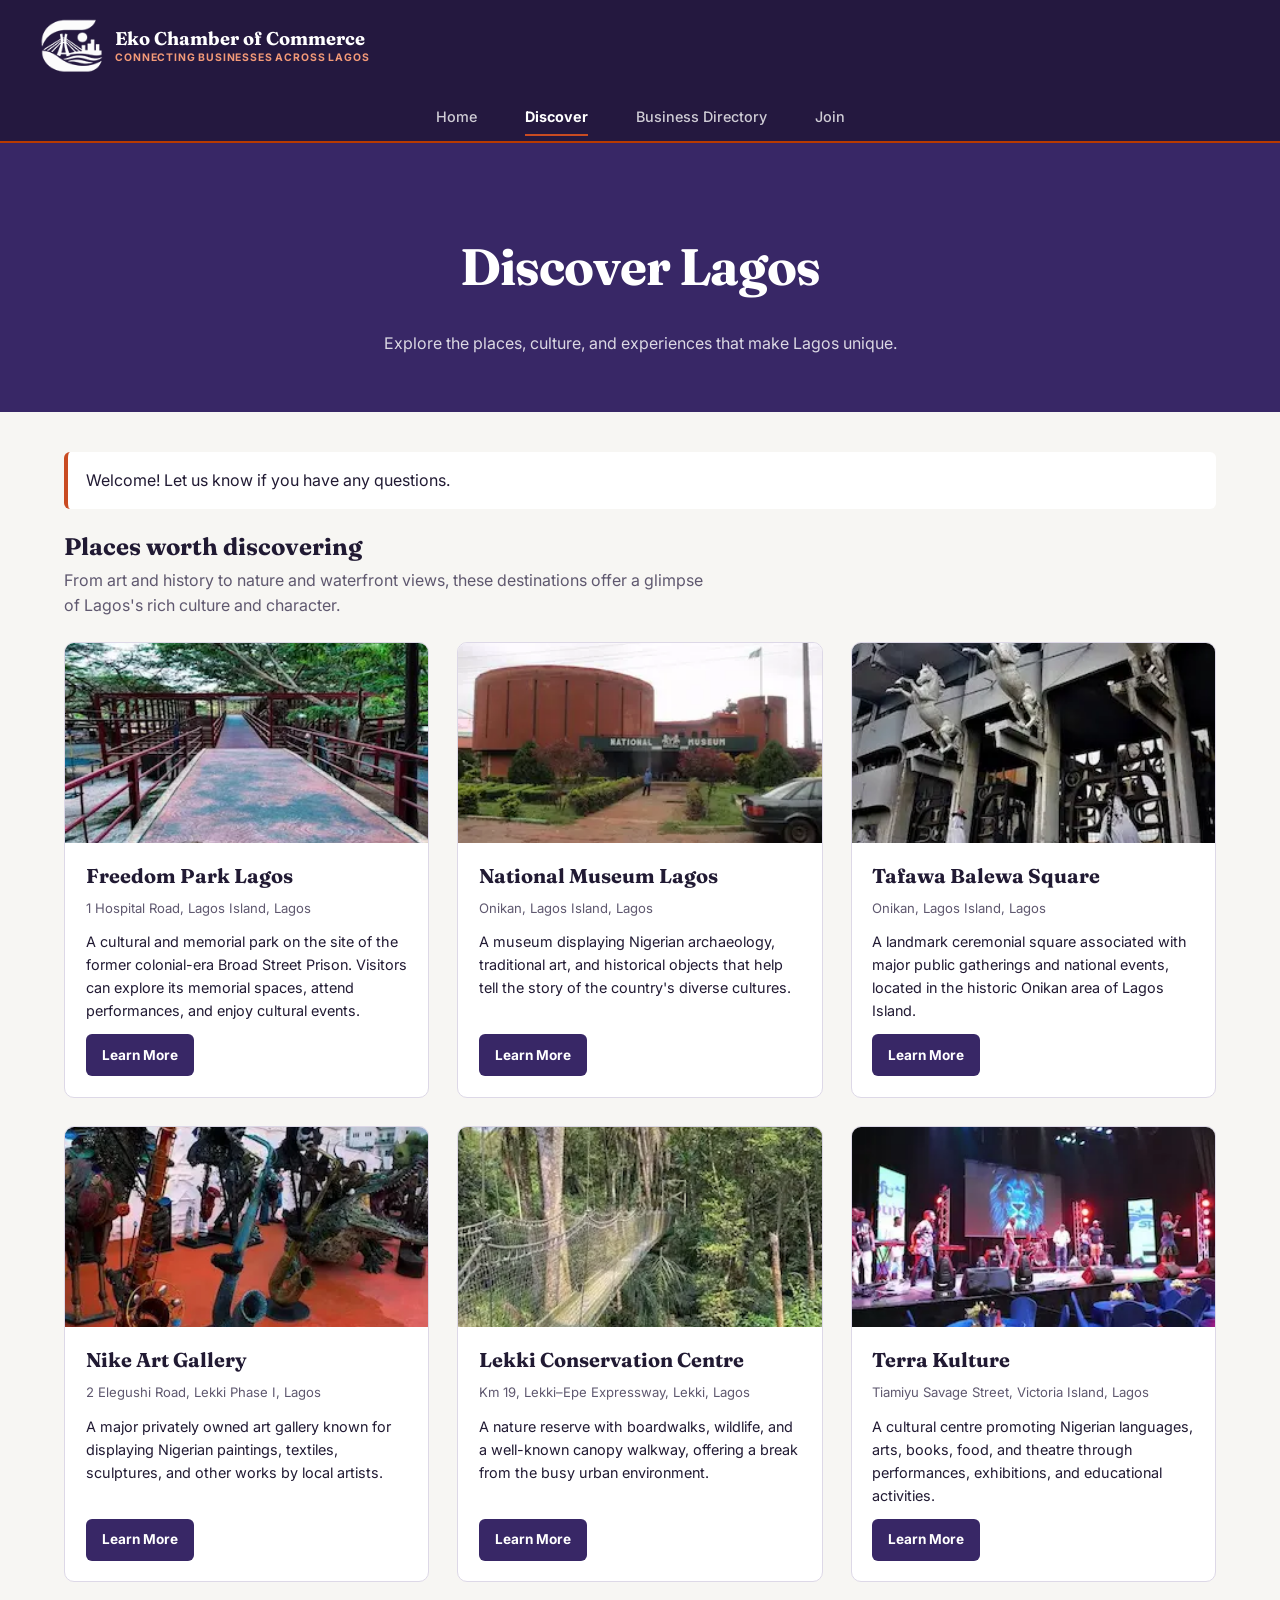
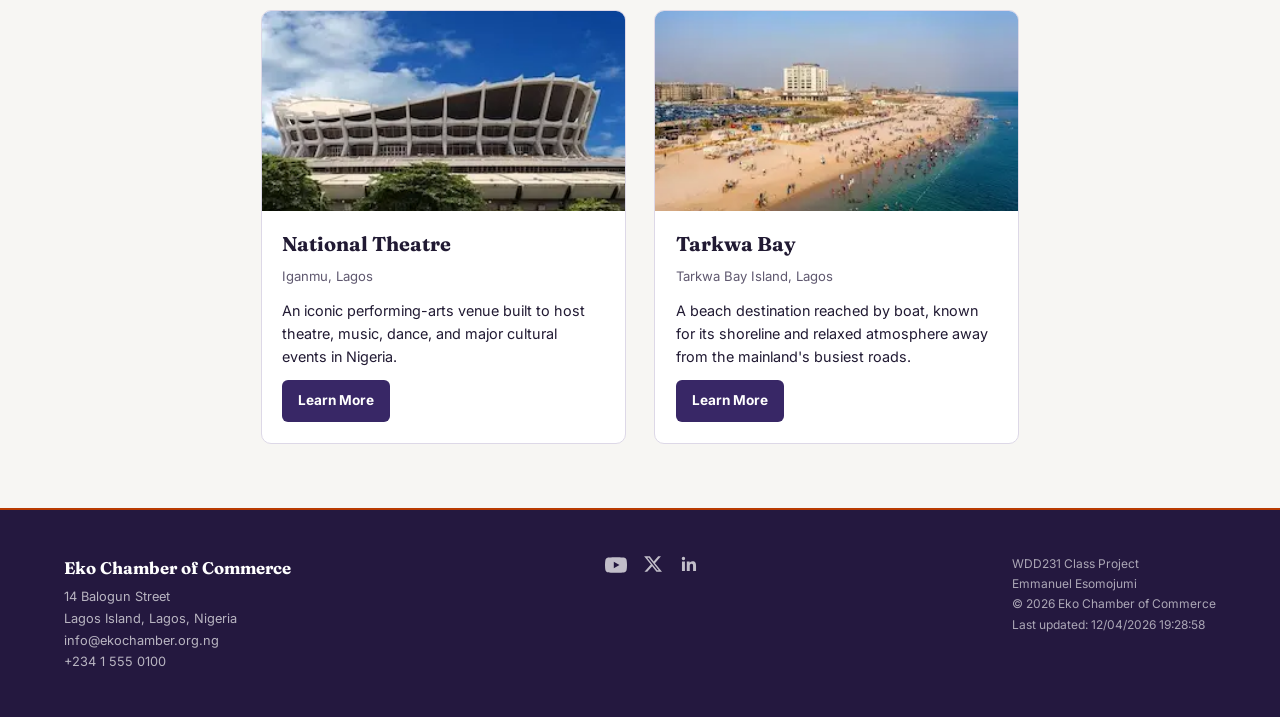
<file: chamber/discover.html>
<!DOCTYPE html>
<html lang="en">

<head>
  <meta charset="UTF-8">
  <meta name="viewport" content="width=device-width, initial-scale=1.0">
  <title>Discover Lagos | Eko Chamber of Commerce</title>
  <meta name="description"
    content="Explore cultural attractions, historic landmarks, art spaces, and natural escapes across Lagos with the Eko Chamber of Commerce.">
  <meta name="author" content="Emmanuel Esomojumi">
  <meta property="og:title" content="Discover Lagos | Eko Chamber of Commerce">
  <meta property="og:description"
    content="Explore cultural attractions, historic landmarks, art spaces, and natural escapes across Lagos.">
  <meta property="og:image" content="https://emmanuel-esomojumi.github.io/wdd231/chamber/images/business-logo.webp">
  <meta property="og:url" content="https://emmanuel-esomojumi.github.io/wdd231/chamber/discover.html">
  <meta property="og:type" content="website">
  <link rel="preconnect" href="https://fonts.googleapis.com">
  <link rel="preconnect" href="https://fonts.gstatic.com" crossorigin>
  <link href="https://fonts.googleapis.com/css2?family=Fraunces:wght@700&family=Inter:wght@400;500;600;700&display=swap"
    rel="stylesheet">
  <link rel="icon" href="favicon.ico">
  <link rel="stylesheet" href="styles/normalize.css">
  <link rel="stylesheet" href="styles/small.css">
  <link rel="stylesheet" href="styles/larger.css">
  <script src="scripts/navigation.js" defer></script>
  <script src="scripts/date.js" defer></script>
  <script src="scripts/discover.js" type="module"></script>
</head>

<body>
  <div class="site-topbar">
    <header class="site-header">
      <a class="brand" href="index.html">
        <img src="images/business-logo.webp" alt="" class="brand__mark" width="80" height="69">
        <span class="brand__text">
          <span class="brand__name">Eko Chamber of Commerce</span>
          <span class="brand__tag">Connecting businesses across Lagos</span>
        </span>
      </a>
      <button class="nav-toggle" id="navToggle" type="button" aria-expanded="false" aria-controls="primaryNav"
        aria-label="Open menu">
        <span class="nav-toggle__bar"></span>
        <span class="nav-toggle__bar"></span>
        <span class="nav-toggle__bar"></span>
      </button>
    </header>
    <nav class="primary-nav" id="primaryNav" aria-label="Main navigation">
      <ul>
        <li><a href="index.html">Home</a></li>
        <li><a href="discover.html" aria-current="page">Discover</a></li>
        <li><a href="directory.html">Business Directory</a></li>
        <li><a href="join.html">Join</a></li>
      </ul>
    </nav>
  </div>

  <main>
    <div class="heading-band">
      <div class="heading-band__inner">
        <h1>Discover Lagos</h1>
        <p class="page-heading__subtitle">Explore the places, culture, and experiences that make Lagos unique.</p>
      </div>
    </div>

    <section class="discover-content" aria-labelledby="discoverHeading">
      <p class="visit-message" id="visitMessage" aria-live="polite">Welcome! Let us know if you have any questions.</p>
      <div class="discover-intro">
        <h2 id="discoverHeading">Places worth discovering</h2>
        <p>From art and history to nature and waterfront views, these destinations offer a glimpse of Lagos's rich
          culture and character.</p>
      </div>
      <div class="discover-grid" id="discoverGrid">
        <p>Loading places of interest…</p>
      </div>
    </section>
  </main>

  <footer class="site-footer">
    <div class="footer__contact">
      <address>
        <strong>Eko Chamber of Commerce</strong>
        14 Balogun Street<br>
        Lagos Island, Lagos, Nigeria<br>
        info@ekochamber.org.ng<br>
        +234 1 555 0100
      </address>
    </div>
    <div class="footer__socials">
      <a href="https://youtube.com" target="_blank" rel="noopener" aria-label="YouTube">
        <svg viewBox="0 0 24 24" width="22" height="22" aria-hidden="true">
          <path fill="currentColor"
            d="M23.5 6.2a3 3 0 0 0-2.1-2.1C19.5 3.5 12 3.5 12 3.5s-7.5 0-9.4.6A3 3 0 0 0 .5 6.2 31.6 31.6 0 0 0 0 12a31.6 31.6 0 0 0 .5 5.8 3 3 0 0 0 2.1 2.1c1.9.6 9.4.6 9.4.6s7.5 0 9.4-.6a3 3 0 0 0 2.1-2.1A31.6 31.6 0 0 0 24 12a31.6 31.6 0 0 0-.5-5.8ZM9.6 15.5V8.5L15.8 12Z" />
        </svg>
      </a>
      <a href="https://x.com" target="_blank" rel="noopener" aria-label="X (Twitter)">
        <svg viewBox="0 0 24 24" width="20" height="20" aria-hidden="true">
          <path fill="currentColor"
            d="M18.24 2.75h3.29l-7.19 8.22 8.46 10.28h-6.63l-5.19-6.7-5.94 6.7H1.75l7.7-8.8L1.35 2.75h6.8l4.7 6.13 5.39-6.13Zm-1.16 16.62h1.82L7.02 4.53H5.06l12.02 14.84Z" />
        </svg>
      </a>
      <a href="https://linkedin.com" target="_blank" rel="noopener" aria-label="LinkedIn">
        <svg viewBox="0 0 24 24" width="20" height="20" aria-hidden="true">
          <path fill="currentColor"
            d="M20.45 20.45h-3.55v-5.57c0-1.33-.02-3.04-1.85-3.04-1.85 0-2.14 1.45-2.14 2.94v5.67H9.36V9h3.41v1.56h.05c.47-.9 1.63-1.85 3.36-1.85 3.6 0 4.27 2.37 4.27 5.45v6.29ZM5.34 7.43a2.06 2.06 0 1 1 0-4.12 2.06 2.06 0 0 1 0 4.12ZM7.12 20.45H3.56V9h3.56v11.45Z" />
        </svg>
      </a>
    </div>
    <div class="footer__dev">
      <p>WDD231 Class Project</p>
      <p>Emmanuel Esomojumi</p>
      <p>&copy; <span id="currentyear"></span> Eko Chamber of Commerce</p>
      <p id="lastModified"></p>
    </div>
  </footer>
</body>

</html>
</file>
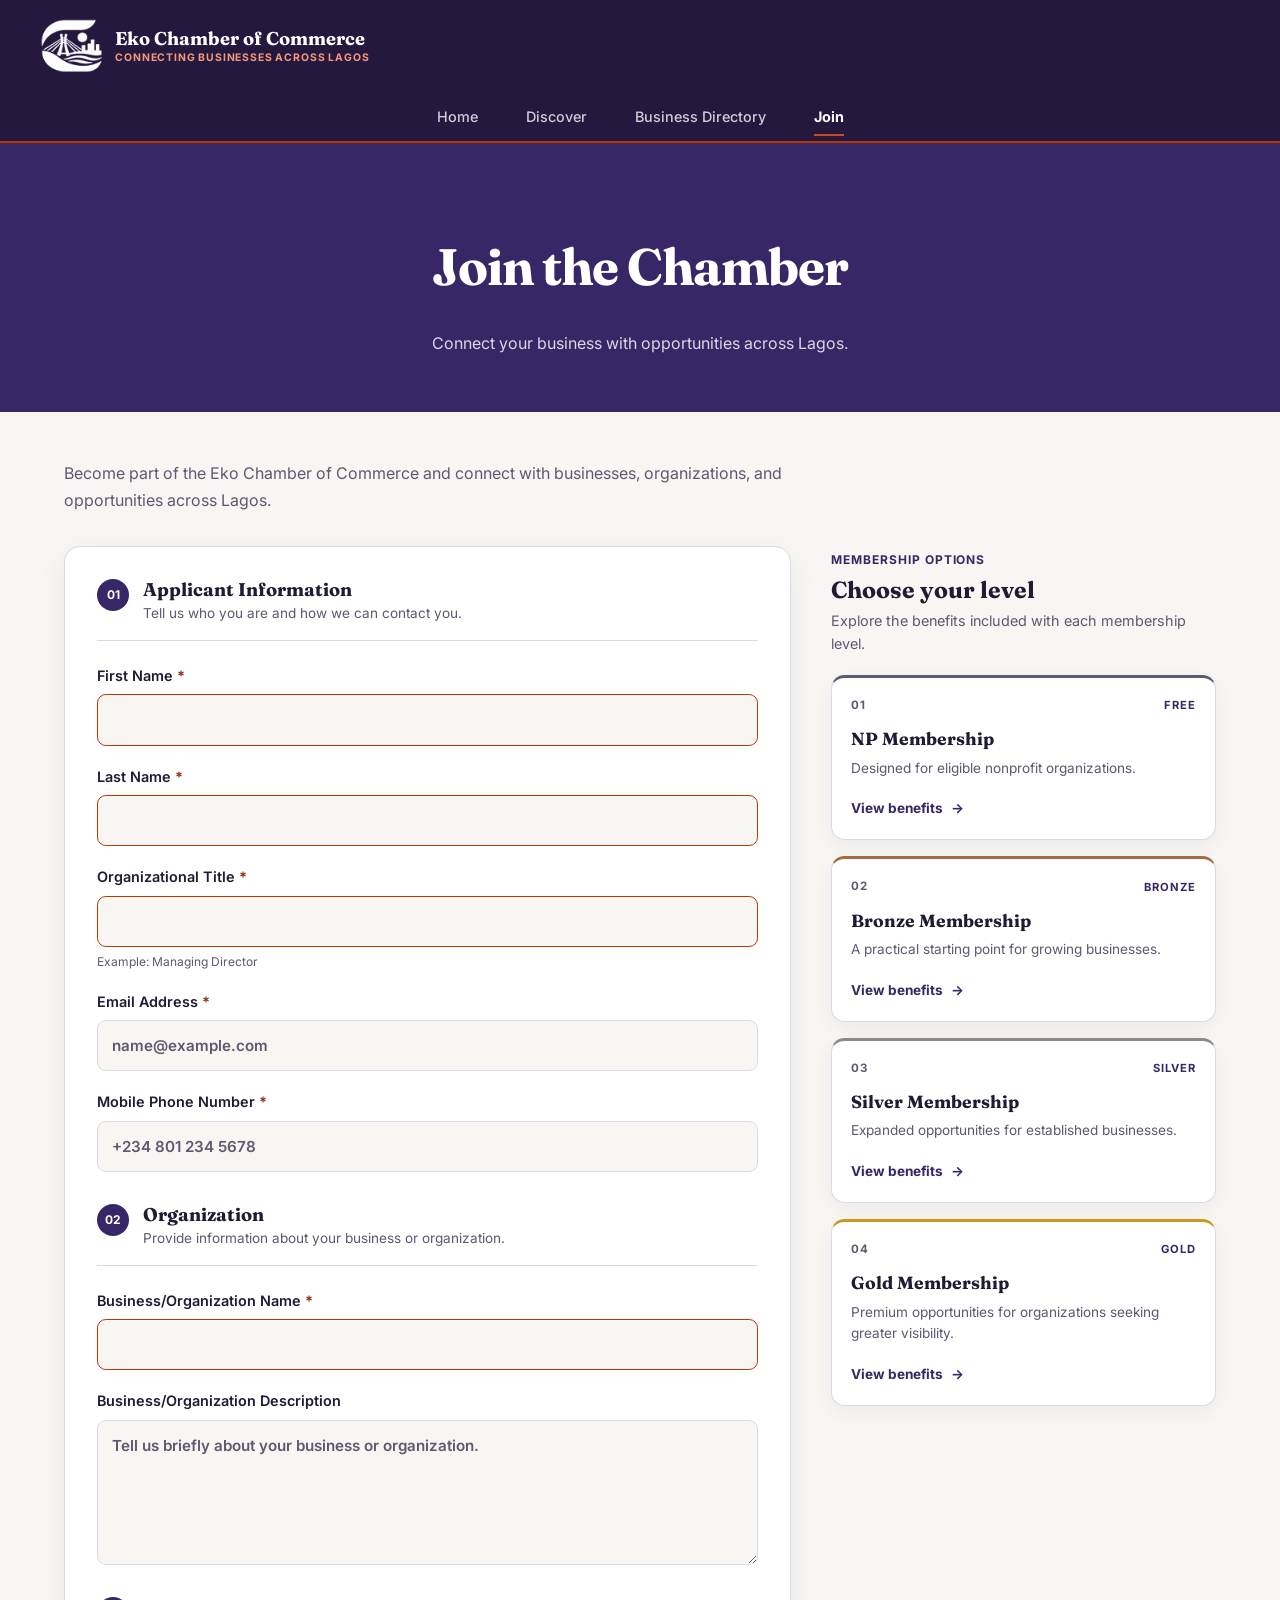
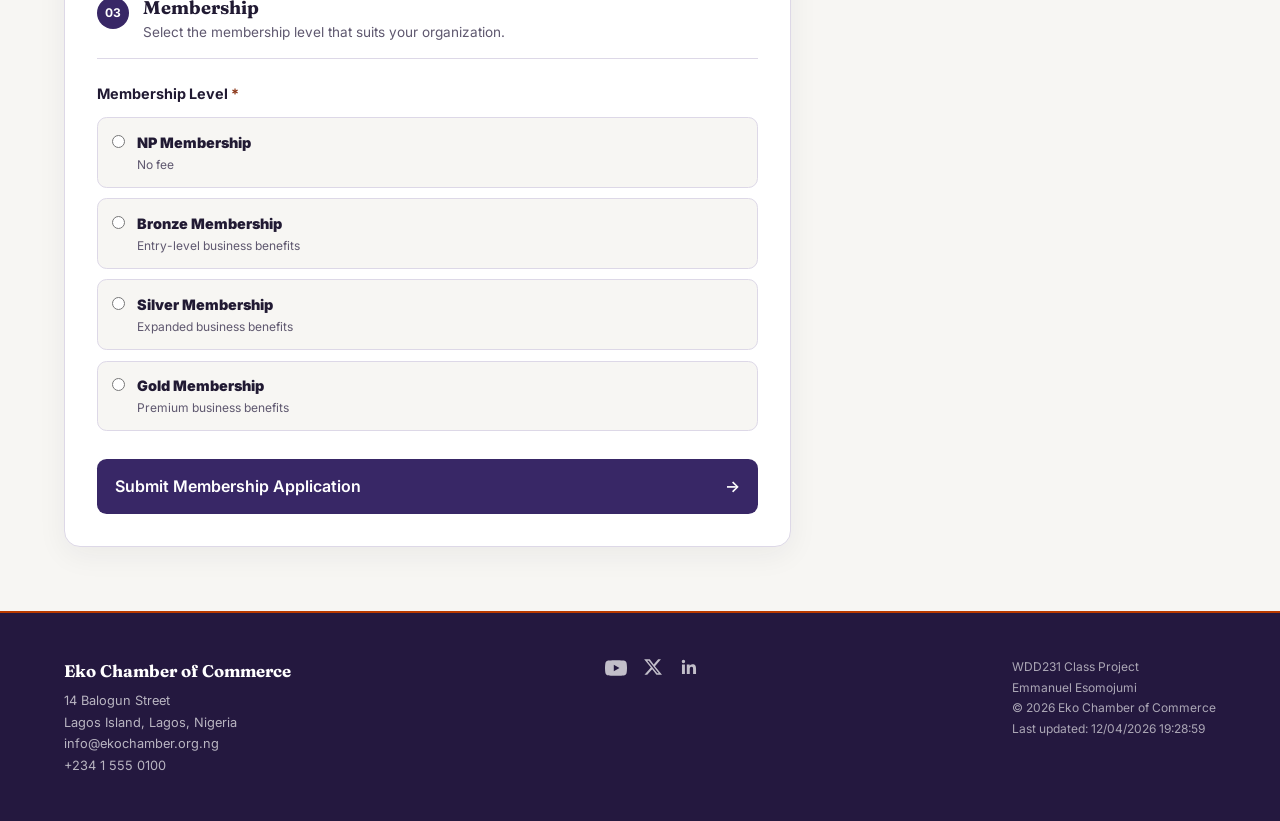
<file: chamber/join.html>
<!DOCTYPE html>
<html lang="en">

<head>
  <meta charset="UTF-8">
  <meta name="viewport" content="width=device-width, initial-scale=1.0">

  <title>Join | Eko Chamber of Commerce</title>

  <meta name="description"
    content="Apply for membership with the Eko Chamber of Commerce and connect your business with organizations across Lagos.">

  <meta name="author" content="Emmanuel Esomojumi">

  <meta property="og:title"
    content="Join the Eko Chamber of Commerce in Lagos">
  <meta property="og:description"
    content="Apply for membership with the Eko Chamber of Commerce and connect your business with organizations across Lagos.">
  <meta property="og:image" content="https://emmanuel-esomojumi.github.io/wdd231/chamber/images/business-logo.webp">
  <meta property="og:url" content="https://emmanuel-esomojumi.github.io/wdd231/chamber/join.html">

  <link rel="preconnect" href="https://fonts.googleapis.com">
  <link rel="preconnect" href="https://fonts.gstatic.com" crossorigin>

  <link
    href="https://fonts.googleapis.com/css2?family=Fraunces:wght@500;600;700&family=Inter:wght@400;500;600&display=swap"
    rel="stylesheet">

  <link rel="icon" href="favicon.ico">

  <link rel="stylesheet" href="styles/normalize.css">
  <link rel="stylesheet" href="styles/small.css">
  <link rel="stylesheet" href="styles/larger.css">

  <script src="scripts/navigation.js" defer></script>
  <script src="scripts/date.js" defer></script>
  <script src="scripts/join.js" defer></script>
</head>

<body>

  <div class="site-topbar">

    <header class="site-header">

      <a class="brand" href="index.html">
        <img src="images/business-logo.webp" alt="" class="brand__mark" width="80" height="69">

        <span class="brand__text">
          <span class="brand__name">Eko Chamber of Commerce</span>
          <span class="brand__tag">Connecting businesses across Lagos</span>
        </span>
      </a>

      <button class="nav-toggle" id="navToggle" type="button" aria-expanded="false" aria-controls="primaryNav"
        aria-label="Open menu">

        <span class="nav-toggle__bar"></span>
        <span class="nav-toggle__bar"></span>
        <span class="nav-toggle__bar"></span>

      </button>

    </header>

    <nav class="primary-nav" id="primaryNav">
      <ul>
        <li><a href="index.html">Home</a></li>
        <li><a href="discover.html">Discover</a></li>
        <li><a href="directory.html">Business Directory</a></li>
        <li><a href="join.html" aria-current="page">Join</a></li>
      </ul>
    </nav>

  </div>


  <main>

    <div class="heading-band">
      <div class="heading-band__inner">
        <h1>Join the Chamber</h1>
        <p class="page-heading__subtitle">
          Connect your business with opportunities across Lagos.
        </p>
      </div>
    </div>


    <section class="join-section">

      <div class="join-section__intro">
        <p>
          Become part of the Eko Chamber of Commerce and connect with
          businesses, organizations, and opportunities across Lagos.
        </p>
      </div>


      <div class="join-layout">

        <!-- APPLICATION FORM -->
        <form class="join-form" action="thankyou.html" method="get">

          <div class="form-section-heading">
            <span class="form-section-heading__number">01</span>

            <div>
              <h2>Applicant Information</h2>
              <p>Tell us who you are and how we can contact you.</p>
            </div>
          </div>


          <div class="form-grid">

            <label>
              <span>First Name <span class="required-mark">*</span></span>

              <input type="text" name="firstName" title="Enter your first name" autocomplete="given-name" required>
            </label>


            <label>
              <span>Last Name <span class="required-mark">*</span></span>

              <input type="text" name="lastName" title="Enter your last name" autocomplete="family-name" required>
            </label>


            <label class="form-field--full">
              <span>
                Organizational Title
                <span class="required-mark">*</span>
              </span>

              <input type="text" name="orgTitle"
                title="Enter your organizational title. Use letters, spaces, and hyphens. Minimum 7 characters."
                autocomplete="organization-title" pattern="[A-Za-z\s-]{7,}" minlength="7" required>

              <small>
                Example: Managing Director
              </small>
            </label>


            <label>
              <span>Email Address <span class="required-mark">*</span></span>

              <input type="email" name="email" title="Enter your email address" autocomplete="email"
                placeholder="name@example.com" required>
            </label>


            <label>
              <span>Mobile Phone Number <span class="required-mark">*</span></span>

              <input type="tel" name="phone" title="Enter your mobile phone number" autocomplete="tel"
                placeholder="+234 801 234 5678" required>
            </label>

          </div>


          <div class="form-section-heading">
            <span class="form-section-heading__number">02</span>

            <div>
              <h2>Organization</h2>
              <p>Provide information about your business or organization.</p>
            </div>
          </div>


          <div class="form-grid">

            <label class="form-field--full">
              <span>
                Business/Organization Name
                <span class="required-mark">*</span>
              </span>

              <input type="text" name="organization" title="Enter your business or organization name"
                autocomplete="organization" required>
            </label>


            <label class="form-field--full">
              <span>Business/Organization Description</span>

              <textarea name="description" title="Briefly describe your business or organization" rows="5"
                placeholder="Tell us briefly about your business or organization."></textarea>
            </label>

          </div>


          <div class="form-section-heading">
            <span class="form-section-heading__number">03</span>

            <div>
              <h2>Membership</h2>
              <p>Select the membership level that suits your organization.</p>
            </div>
          </div>


          <fieldset class="membership-fieldset">

            <legend>
              Membership Level
              <span class="required-mark">*</span>
            </legend>


            <label class="radio-label">
              <input type="radio" name="membershipLevel" value="np" required>

              <span>
                <strong>NP Membership</strong>
                <small>No fee</small>
              </span>
            </label>


            <label class="radio-label">
              <input type="radio" name="membershipLevel" value="bronze">

              <span>
                <strong>Bronze Membership</strong>
                <small>Entry-level business benefits</small>
              </span>
            </label>


            <label class="radio-label">
              <input type="radio" name="membershipLevel" value="silver">

              <span>
                <strong>Silver Membership</strong>
                <small>Expanded business benefits</small>
              </span>
            </label>


            <label class="radio-label">
              <input type="radio" name="membershipLevel" value="gold">

              <span>
                <strong>Gold Membership</strong>
                <small>Premium business benefits</small>
              </span>
            </label>

          </fieldset>


          <!-- Required hidden timestamp -->
          <input type="hidden" name="timestamp" id="timestamp">


          <button type="submit" class="join-submit">

            Submit Membership Application

            <span aria-hidden="true">→</span>

          </button>

        </form>


        <!-- MEMBERSHIP INFORMATION -->
        <aside class="membership-cards" aria-label="Membership levels">

          <div class="membership-intro">
            <span>Membership options</span>
            <h2>Choose your level</h2>
            <p>
              Explore the benefits included with each membership level.
            </p>
          </div>


          <article class="membership-card membership-card--np">

            <div class="membership-card__top">
              <span class="membership-card__label">01</span>
              <span class="membership-card__price">FREE</span>
            </div>

            <h3>NP Membership</h3>

            <p>
              Designed for eligible nonprofit organizations.
            </p>

            <button type="button" class="membership-card__link" data-modal="modal-np" aria-haspopup="dialog">

              View benefits
              <span aria-hidden="true">→</span>

            </button>

          </article>


          <article class="membership-card membership-card--bronze">

            <div class="membership-card__top">
              <span class="membership-card__label">02</span>
              <span class="membership-card__price">BRONZE</span>
            </div>

            <h3>Bronze Membership</h3>

            <p>
              A practical starting point for growing businesses.
            </p>

            <button type="button" class="membership-card__link" data-modal="modal-bronze" aria-haspopup="dialog">

              View benefits
              <span aria-hidden="true">→</span>

            </button>

          </article>


          <article class="membership-card membership-card--silver">

            <div class="membership-card__top">
              <span class="membership-card__label">03</span>
              <span class="membership-card__price">SILVER</span>
            </div>

            <h3>Silver Membership</h3>

            <p>
              Expanded opportunities for established businesses.
            </p>

            <button type="button" class="membership-card__link" data-modal="modal-silver" aria-haspopup="dialog">

              View benefits
              <span aria-hidden="true">→</span>

            </button>

          </article>


          <article class="membership-card membership-card--gold">

            <div class="membership-card__top">
              <span class="membership-card__label">04</span>
              <span class="membership-card__price">GOLD</span>
            </div>

            <h3>Gold Membership</h3>

            <p>
              Premium opportunities for organizations seeking greater visibility.
            </p>

            <button type="button" class="membership-card__link" data-modal="modal-gold" aria-haspopup="dialog">

              View benefits
              <span aria-hidden="true">→</span>

            </button>

          </article>

        </aside>

      </div>

    </section>


    <!-- MEMBERSHIP DIALOGS -->

    <dialog id="modal-np" class="membership-modal" aria-labelledby="modal-np-title">

      <div class="membership-modal__content">

        <div class="membership-modal__header">
          <span>Membership 01</span>

          <button type="button" class="modal-close" aria-label="Close NP membership information">

            &times;

          </button>
        </div>

        <h2 id="modal-np-title">NP Membership</h2>

        <p>
          A no-fee option for eligible nonprofit organizations.
        </p>

        <ul>
          <li>Basic chamber membership</li>
          <li>Community networking opportunities</li>
          <li>Access to selected chamber events</li>
          <li>Opportunity to connect with local organizations</li>
        </ul>

      </div>

    </dialog>


    <dialog id="modal-bronze" class="membership-modal" aria-labelledby="modal-bronze-title">

      <div class="membership-modal__content">

        <div class="membership-modal__header">
          <span>Membership 02</span>

          <button type="button" class="modal-close" aria-label="Close Bronze membership information">

            &times;

          </button>
        </div>

        <h2 id="modal-bronze-title">Bronze Membership</h2>

        <p>
          A practical membership level for businesses beginning to build
          their chamber network.
        </p>

        <ul>
          <li>Networking opportunities</li>
          <li>Access to selected chamber events</li>
          <li>Business visibility opportunities</li>
          <li>Member resources and updates</li>
        </ul>

      </div>

    </dialog>


    <dialog id="modal-silver" class="membership-modal" aria-labelledby="modal-silver-title">

      <div class="membership-modal__content">

        <div class="membership-modal__header">
          <span>Membership 03</span>

          <button type="button" class="modal-close" aria-label="Close Silver membership information">

            &times;

          </button>
        </div>

        <h2 id="modal-silver-title">Silver Membership</h2>

        <p>
          Expanded chamber opportunities for established businesses.
        </p>

        <ul>
          <li>Enhanced business visibility</li>
          <li>Networking and professional events</li>
          <li>Additional promotional opportunities</li>
          <li>Access to selected member resources</li>
        </ul>

      </div>

    </dialog>


    <dialog id="modal-gold" class="membership-modal" aria-labelledby="modal-gold-title">

      <div class="membership-modal__content">

        <div class="membership-modal__header">
          <span>Membership 04</span>

          <button type="button" class="modal-close" aria-label="Close Gold membership information">

            &times;

          </button>
        </div>

        <h2 id="modal-gold-title">Gold Membership</h2>

        <p>
          Premium membership for organizations seeking greater visibility
          and engagement.
        </p>

        <ul>
          <li>Premium business visibility</li>
          <li>Expanded networking opportunities</li>
          <li>Additional promotional opportunities</li>
          <li>Access to selected chamber events and resources</li>
        </ul>

      </div>

    </dialog>

  </main>


  <footer class="site-footer">

    <div class="footer__contact">
      <address>
        <strong>Eko Chamber of Commerce</strong>
        14 Balogun Street<br>
        Lagos Island, Lagos, Nigeria<br>
        info@ekochamber.org.ng<br>
        +234 1 555 0100
      </address>
    </div>


    <div class="footer__socials">

      <a href="https://youtube.com" target="_blank" rel="noopener" aria-label="YouTube">

        <svg viewBox="0 0 24 24" width="22" height="22" aria-hidden="true">
          <path fill="currentColor"
            d="M23.5 6.2a3 3 0 0 0-2.1-2.1C19.5 3.5 12 3.5 12 3.5s-7.5 0-9.4.6A3 3 0 0 0 .5 6.2 31.6 31.6 0 0 0 0 12a31.6 31.6 0 0 0 .5 5.8 3 3 0 0 0 2.1 2.1c1.9.6 9.4.6 9.4.6s7.5 0 9.4-.6a3 3 0 0 0 2.1-2.1A31.6 31.6 0 0 0 24 12a31.6 31.6 0 0 0-.5-5.8ZM9.6 15.5V8.5L15.8 12Z" />
        </svg>

      </a>


      <a href="https://x.com" target="_blank" rel="noopener" aria-label="X (Twitter)">

        <svg viewBox="0 0 24 24" width="20" height="20" aria-hidden="true">
          <path fill="currentColor"
            d="M18.24 2.75h3.29l-7.19 8.22 8.46 10.28h-6.63l-5.19-6.7-5.94 6.7H1.75l7.7-8.8L1.35 2.75h6.8l4.7 6.13 5.39-6.13Zm-1.16 16.62h1.82L7.02 4.53H5.06l12.02 14.84Z" />
        </svg>

      </a>


      <a href="https://linkedin.com" target="_blank" rel="noopener" aria-label="LinkedIn">

        <svg viewBox="0 0 24 24" width="20" height="20" aria-hidden="true">
          <path fill="currentColor"
            d="M20.45 20.45h-3.55v-5.57c0-1.33-.02-3.04-1.85-3.04-1.85 0-2.14 1.45-2.14 2.94v5.67H9.36V9h3.41v1.56h.05c.47-.9 1.63-1.85 3.36-1.85 3.6 0 4.27 2.37 4.27 5.45v6.29ZM5.34 7.43a2.06 2.06 0 1 1 0-4.12 2.06 2.06 0 0 1 0 4.12ZM7.12 20.45H3.56V9h3.56v11.45Z" />
        </svg>

      </a>

    </div>


    <div class="footer__dev">
      <p>WDD231 Class Project</p>
      <p>Emmanuel Esomojumi</p>
      <p>&copy; <span id="currentyear"></span> Eko Chamber of Commerce</p>
      <p id="lastModified"></p>
    </div>

  </footer>

</body>

</html>
</file>
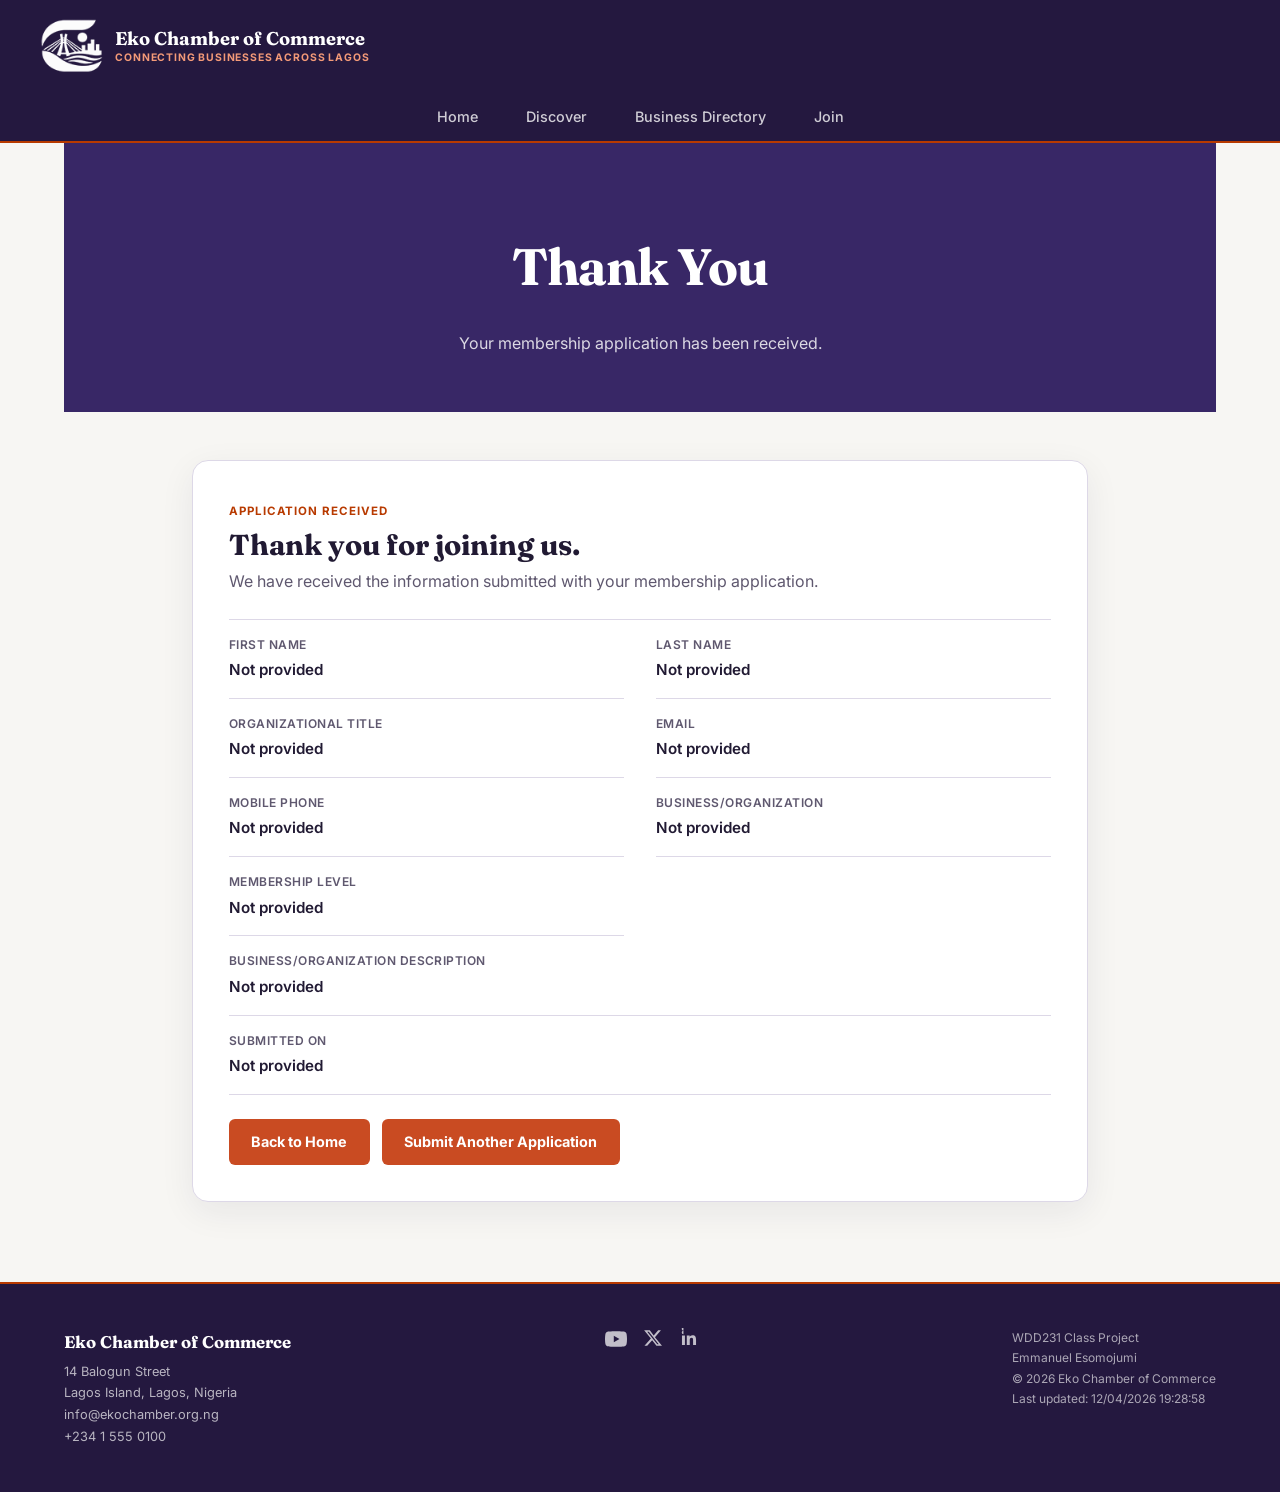
<file: chamber/thankyou.html>
<!DOCTYPE html>
<html lang="en">

<head>
    <meta charset="UTF-8">
    <meta name="viewport" content="width=device-width, initial-scale=1.0">

    <title>Thank You | Eko Chamber of Commerce</title>

    <meta name="description" content="Confirmation of your Eko Chamber of Commerce membership application.">

    <meta name="author" content="Emmanuel Esomojumi">

    <link rel="preconnect" href="https://fonts.googleapis.com">
    <link rel="preconnect" href="https://fonts.gstatic.com" crossorigin>

    <link
        href="https://fonts.googleapis.com/css2?family=Fraunces:wght@500;600;700&family=Inter:wght@400;500;600&display=swap"
        rel="stylesheet">

    <link rel="icon" href="favicon.ico">

    <link rel="stylesheet" href="styles/normalize.css">
    <link rel="stylesheet" href="styles/small.css">
    <link rel="stylesheet" href="styles/larger.css">

    <script src="scripts/navigation.js" defer></script>
    <script src="scripts/date.js" defer></script>
    <script src="scripts/thankyou.js" defer></script>
</head>

<body>

    <div class="site-topbar">

        <header class="site-header">

            <a class="brand" href="index.html">

                <img src="images/business-logo.webp" alt="" class="brand__mark" width="80" height="69">

                <span class="brand__text">
                    <span class="brand__name">Eko Chamber of Commerce</span>
                    <span class="brand__tag">Connecting businesses across Lagos</span>
                </span>

            </a>


            <button class="nav-toggle" id="navToggle" type="button" aria-expanded="false" aria-controls="primaryNav"
                aria-label="Open menu">

                <span class="nav-toggle__bar"></span>
                <span class="nav-toggle__bar"></span>
                <span class="nav-toggle__bar"></span>

            </button>

        </header>


        <nav class="primary-nav" id="primaryNav">

            <ul>
                <li><a href="index.html">Home</a></li>
                <li><a href="discover.html">Discover</a></li>
                <li><a href="directory.html">Business Directory</a></li>
                <li><a href="join.html">Join</a></li>
            </ul>

        </nav>

    </div>


    <main>

        <section class="heading-band">
            <div class="heading-band__inner">

                <h1>Thank You</h1>

                <p class="page-heading__subtitle">
                    Your membership application has been received.
                </p>

            </div>
        </section>


        <section class="thankyou-content">

            <div class="thankyou-card">

                <div class="thankyou-card__intro">

                    <span class="thankyou-eyebrow">Application received</span>

                    <h2>Thank you for joining us.</h2>

                    <p>
                        We have received the information submitted with your
                        membership application.
                    </p>

                </div>


                <div class="thankyou-details">

                    <div class="thankyou-detail">
                        <span>First Name</span>
                        <strong id="outFirstName"></strong>
                    </div>


                    <div class="thankyou-detail">
                        <span>Last Name</span>
                        <strong id="outLastName"></strong>
                    </div>


                    <div class="thankyou-detail">
                        <span>Organizational Title</span>
                        <strong id="outOrgTitle"></strong>
                    </div>


                    <div class="thankyou-detail">
                        <span>Email</span>
                        <strong id="outEmail"></strong>
                    </div>


                    <div class="thankyou-detail">
                        <span>Mobile Phone</span>
                        <strong id="outPhone"></strong>
                    </div>


                    <div class="thankyou-detail">
                        <span>Business/Organization</span>
                        <strong id="outOrganization"></strong>
                    </div>


                    <div class="thankyou-detail">
                        <span>Membership Level</span>
                        <strong id="outMembership"></strong>
                    </div>


                    <div class="thankyou-detail thankyou-detail--full">
                        <span>Business/Organization Description</span>
                        <strong id="outDescription"></strong>
                    </div>


                    <div class="thankyou-detail thankyou-detail--full">
                        <span>Submitted On</span>
                        <strong id="outTimestamp"></strong>
                    </div>

                </div>


                <div class="thankyou-card__actions">

                    <a href="index.html" class="button">
                        Back to Home
                    </a>

                    <a href="join.html" class="button button--secondary">
                        Submit Another Application
                    </a>

                </div>

            </div>

        </section>

    </main>


    <footer class="site-footer">

        <div class="footer__contact">

            <address>
                <strong>Eko Chamber of Commerce</strong>
                14 Balogun Street<br>
                Lagos Island, Lagos, Nigeria<br>
                info@ekochamber.org.ng<br>
                +234 1 555 0100
            </address>

        </div>


        <div class="footer__socials">

            <a href="https://youtube.com" target="_blank" rel="noopener" aria-label="YouTube">

                <svg viewBox="0 0 24 24" width="22" height="22" aria-hidden="true">
                    <path fill="currentColor"
                        d="M23.5 6.2a3 3 0 0 0-2.1-2.1C19.5 3.5 12 3.5 12 3.5s-7.5 0-9.4.6A3 3 0 0 0 .5 6.2 31.6 31.6 0 0 0 0 12a31.6 31.6 0 0 0 .5 5.8 3 3 0 0 0 2.1 2.1c1.9.6 9.4.6 9.4.6s7.5 0 9.4-.6a3 3 0 0 0 2.1-2.1A31.6 31.6 0 0 0 24 12a31.6 31.6 0 0 0-.5-5.8ZM9.6 15.5V8.5L15.8 12Z" />
                </svg>

            </a>


            <a href="https://x.com" target="_blank" rel="noopener" aria-label="X (Twitter)">

                <svg viewBox="0 0 24 24" width="20" height="20" aria-hidden="true">
                    <path fill="currentColor"
                        d="M18.24 2.75h3.29l-7.19 8.22 8.46 10.28h-6.63l-5.19-6.7-5.94 6.7H1.75l7.7-8.8L1.35 2.75h6.8l4.7 6.13 5.39-6.13Zm-1.16 16.62h1.82L7.02 4.53H5.06l12.02 14.84Z" />
                </svg>

            </a>


            <a href="https://linkedin.com" target="_blank" rel="noopener" aria-label="LinkedIn">

                <svg viewBox="0 0 24 24" width="20" height="20" aria-hidden="true">
                    <path fill="currentColor"
                        d="M20.45 20.45h-3.55v-5.57c0-1.33-.02-3.04-1.85-3.04-1.85 0-2.14 1.45-2.14 2.94v5.67H9.36V9h3.41v1.56h.05c.47-.9 1.63-1.85 3.36-1.85 3.6 0 4.27 2.37 4.27 5.45v6.29ZM5.34 7.43a2.06 2.06 0 1 1 0-4.12 2.06 2.06 0 0 1 0-4.12ZM7.12 20.45H3.56V9h3.56v11.45Z" />
                </svg>

            </a>

        </div>


        <div class="footer__dev">

            <p>WDD231 Class Project</p>
            <p>Emmanuel Esomojumi</p>
            <p>&copy; <span id="currentyear"></span> Eko Chamber of Commerce</p>
            <p id="lastModified"></p>

        </div>

    </footer>

</body>

</html>
</file>
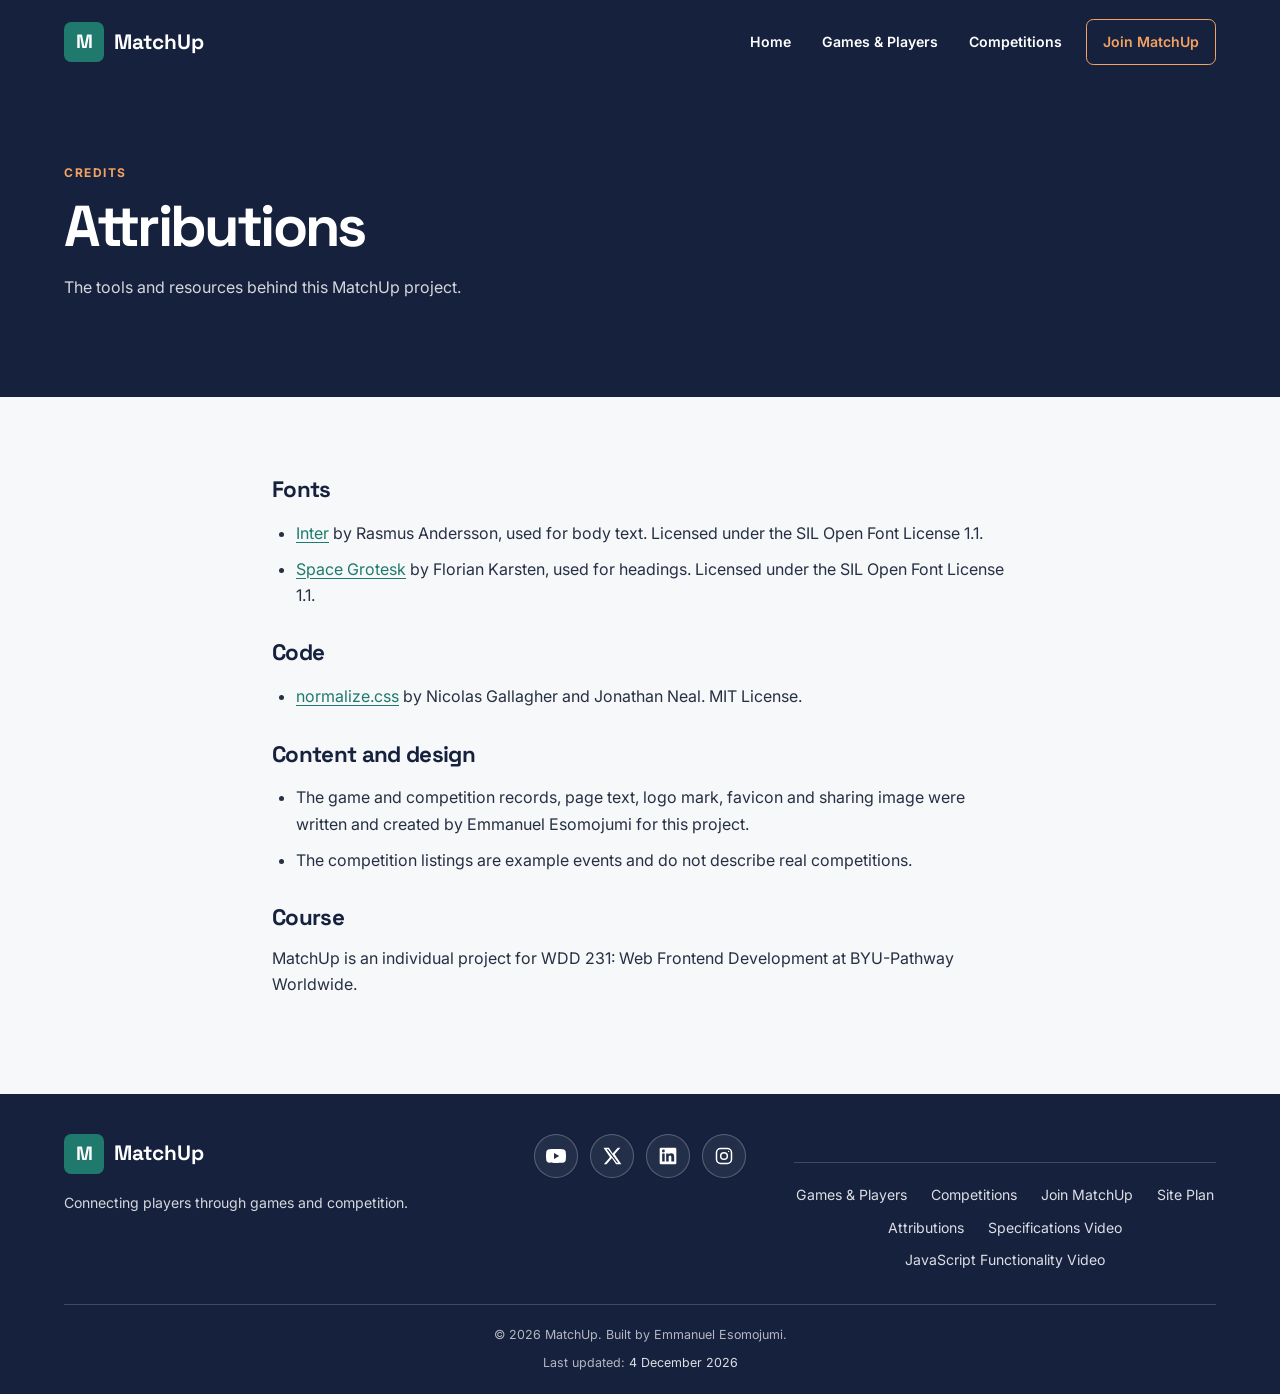
<file: project/attributions.html>
<!DOCTYPE html>
<html lang="en">

<head>
    <meta charset="UTF-8">
    <meta name="viewport" content="width=device-width, initial-scale=1.0">
    <title>Attributions | MatchUp</title>
    <meta name="description" content="Credits for the fonts, code and content used on the MatchUp website.">
    <meta name="author" content="Emmanuel Esomojumi">
    <meta name="theme-color" content="#16213e">

    <meta property="og:title" content="Attributions | MatchUp">
    <meta property="og:description" content="Credits for the fonts, code and content used on MatchUp.">
    <meta property="og:type" content="website">
    <meta property="og:url" content="https://emmanuel-esomojumi.github.io/wdd231/project/attributions.html">
    <meta property="og:image" content="https://emmanuel-esomojumi.github.io/wdd231/project/images/matchup-social.webp">
    <meta name="twitter:card" content="summary_large_image">

    <link rel="icon" href="images/favicon.svg" type="image/svg+xml">

    <link rel="preconnect" href="https://fonts.googleapis.com">
    <link rel="preconnect" href="https://fonts.gstatic.com" crossorigin>
    <link rel="stylesheet"
        href="https://fonts.googleapis.com/css2?family=Inter:wght@400;500;600;700&family=Space+Grotesk:wght@500;700&display=swap">
    <link rel="stylesheet" href="styles/normalize.css">
    <link rel="stylesheet" href="styles/small.css">
    <link rel="stylesheet" href="styles/larger.css">
    <script type="module" src="scripts/main.js"></script>
</head>

<body>
    <header class="site-header">
        <div class="container header-content">
            <a class="brand" href="index.html">
                <span class="brand-mark" aria-hidden="true">M</span>
                <span>MatchUp</span>
            </a>

            <button class="menu-toggle" id="menu-toggle" type="button" aria-label="Open navigation menu"
                aria-expanded="false" aria-controls="primary-nav">
                <span></span>
                <span></span>
                <span></span>
            </button>

            <nav class="primary-nav" id="primary-nav" aria-label="Main navigation">
                <a href="index.html">Home</a>
                <a href="games.html">Games &amp; Players</a>
                <a href="competitions.html">Competitions</a>
                <a class="nav-cta" href="join.html">Join MatchUp</a>
            </nav>
        </div>
    </header>

    <main>
        <section class="page-hero">
            <div class="container">
                <p class="eyebrow">CREDITS</p>
                <h1>Attributions</h1>
                <p>The tools and resources behind this MatchUp project.</p>
            </div>
        </section>

        <section class="prose-section section-space">
            <div class="container prose">
                <h2>Fonts</h2>
                <ul>
                    <li>
                        <a href="https://fonts.google.com/specimen/Inter" target="_blank"
                            rel="noopener noreferrer">Inter</a>
                        by Rasmus Andersson, used for body text. Licensed under the SIL Open Font License 1.1.
                    </li>
                    <li>
                        <a href="https://fonts.google.com/specimen/Space+Grotesk" target="_blank"
                            rel="noopener noreferrer">Space Grotesk</a>
                        by Florian Karsten, used for headings. Licensed under the SIL Open Font License 1.1.
                    </li>
                </ul>

                <h2>Code</h2>
                <ul>
                    <li>
                        <a href="https://github.com/necolas/normalize.css" target="_blank"
                            rel="noopener noreferrer">normalize.css</a>
                        by Nicolas Gallagher and Jonathan Neal. MIT License.
                    </li>
                </ul>

                <h2>Content and design</h2>
                <ul>
                    <li>The game and competition records, page text, logo mark, favicon and sharing image were
                        written and created by Emmanuel Esomojumi for this project.</li>
                    <li>The competition listings are example events and do not describe real competitions.</li>
                </ul>

                <h2>Course</h2>
                <p>
                    MatchUp is an individual project for WDD 231: Web Frontend Development at
                    BYU-Pathway Worldwide.
                </p>
            </div>
        </section>
    </main>

    <footer class="site-footer">
        <div class="container footer-content">
            <div class="footer-about">
                <a class="brand footer-brand" href="index.html">
                    <span class="brand-mark" aria-hidden="true">M</span>
                    <span>MatchUp</span>
                </a>

                <p>Connecting players through games and competition.</p>
            </div>

            <nav class="footer-socials" aria-label="Social media">
                <a href="https://www.youtube.com/" target="_blank" rel="noopener noreferrer" aria-label="YouTube">
                    <svg viewBox="0 0 24 24" width="24" height="24" fill="currentColor" aria-hidden="true">
                        <path
                            d="M23.5 6.2a3 3 0 0 0-2.1-2.1C19.5 3.6 12 3.6 12 3.6s-7.5 0-9.4.5A3 3 0 0 0 .5 6.2 31 31 0 0 0 0 12a31 31 0 0 0 .5 5.8 3 3 0 0 0 2.1 2.1c1.9.5 9.4.5 9.4.5s7.5 0 9.4-.5a3 3 0 0 0 2.1-2.1A31 31 0 0 0 24 12a31 31 0 0 0-.5-5.8ZM9.6 15.6V8.4l6.3 3.6-6.3 3.6Z" />
                    </svg>
                </a>

                <a href="https://x.com/" target="_blank" rel="noopener noreferrer" aria-label="X">
                    <svg viewBox="0 0 24 24" width="24" height="24" fill="currentColor" aria-hidden="true">
                        <path
                            d="M18.9 2H22l-6.8 7.8L23.2 22h-6.3l-5-7.5L5.4 22H2.2l7.3-8.4L1.8 2h6.5l4.5 6.9L18.9 2Zm-1.1 18h1.7L7.3 3.9H5.5L17.8 20Z" />
                    </svg>
                </a>

                <a href="https://www.linkedin.com/in/esomojumi-emmanuel" target="_blank" rel="noopener noreferrer"
                    aria-label="LinkedIn">
                    <svg viewBox="0 0 24 24" width="24" height="24" fill="currentColor" aria-hidden="true">
                        <path
                            d="M20.4 2H3.6A1.6 1.6 0 0 0 2 3.6v16.8A1.6 1.6 0 0 0 3.6 22h16.8a1.6 1.6 0 0 0 1.6-1.6V3.6A1.6 1.6 0 0 0 20.4 2ZM8 18.5H5V9h3v9.5ZM6.5 7.7a1.7 1.7 0 1 1 0-3.4 1.7 1.7 0 0 1 0 3.4ZM19 18.5h-3v-4.6c0-1.1 0-2.5-1.5-2.5s-1.7 1.2-1.7 2.4v4.7h-3V9h2.9v1.3h.1a3.2 3.2 0 0 1 2.9-1.6c3.1 0 3.7 2 3.7 4.6v5.2Z" />
                    </svg>
                </a>

                <a href="https://www.instagram.com/" target="_blank" rel="noopener noreferrer" aria-label="Instagram">
                    <svg viewBox="0 0 24 24" width="24" height="24" fill="none" stroke="currentColor" stroke-width="1.8"
                        stroke-linecap="round" stroke-linejoin="round" aria-hidden="true">
                        <rect x="3" y="3" width="18" height="18" rx="5" />
                        <circle cx="12" cy="12" r="4" />
                        <circle cx="17.5" cy="6.5" r="0.8" fill="currentColor" stroke="none" />
                    </svg>
                </a>
            </nav>

            <nav class="footer-links" aria-label="Footer navigation">
                <a href="games.html">Games &amp; Players</a>
                <a href="competitions.html">Competitions</a>
                <a href="join.html">Join MatchUp</a>
                <a href="siteplan.html">Site Plan</a>
                <a href="attributions.html">Attributions</a>
                <a href="https://www.loom.com/share/1736bf1a366c470cb9678df88f99893b" target="_blank"
                    rel="noopener noreferrer">Specifications Video</a>
                <a href="https://www.loom.com/share/37d573b4b1e7468aa0c4bb784e1d53bf" target="_blank" rel="noopener noreferrer">JavaScript Functionality
                    Video</a>
            </nav>
        </div>

        <div class="container footer-bottom">
            <p class="copyright">
                &copy; <span id="current-year"></span> MatchUp.
                Built by Emmanuel Esomojumi.
            </p>

            <p class="last-updated">
                Last updated: <time id="last-updated"></time>
            </p>
        </div>
    </footer>
</body>

</html>
</file>
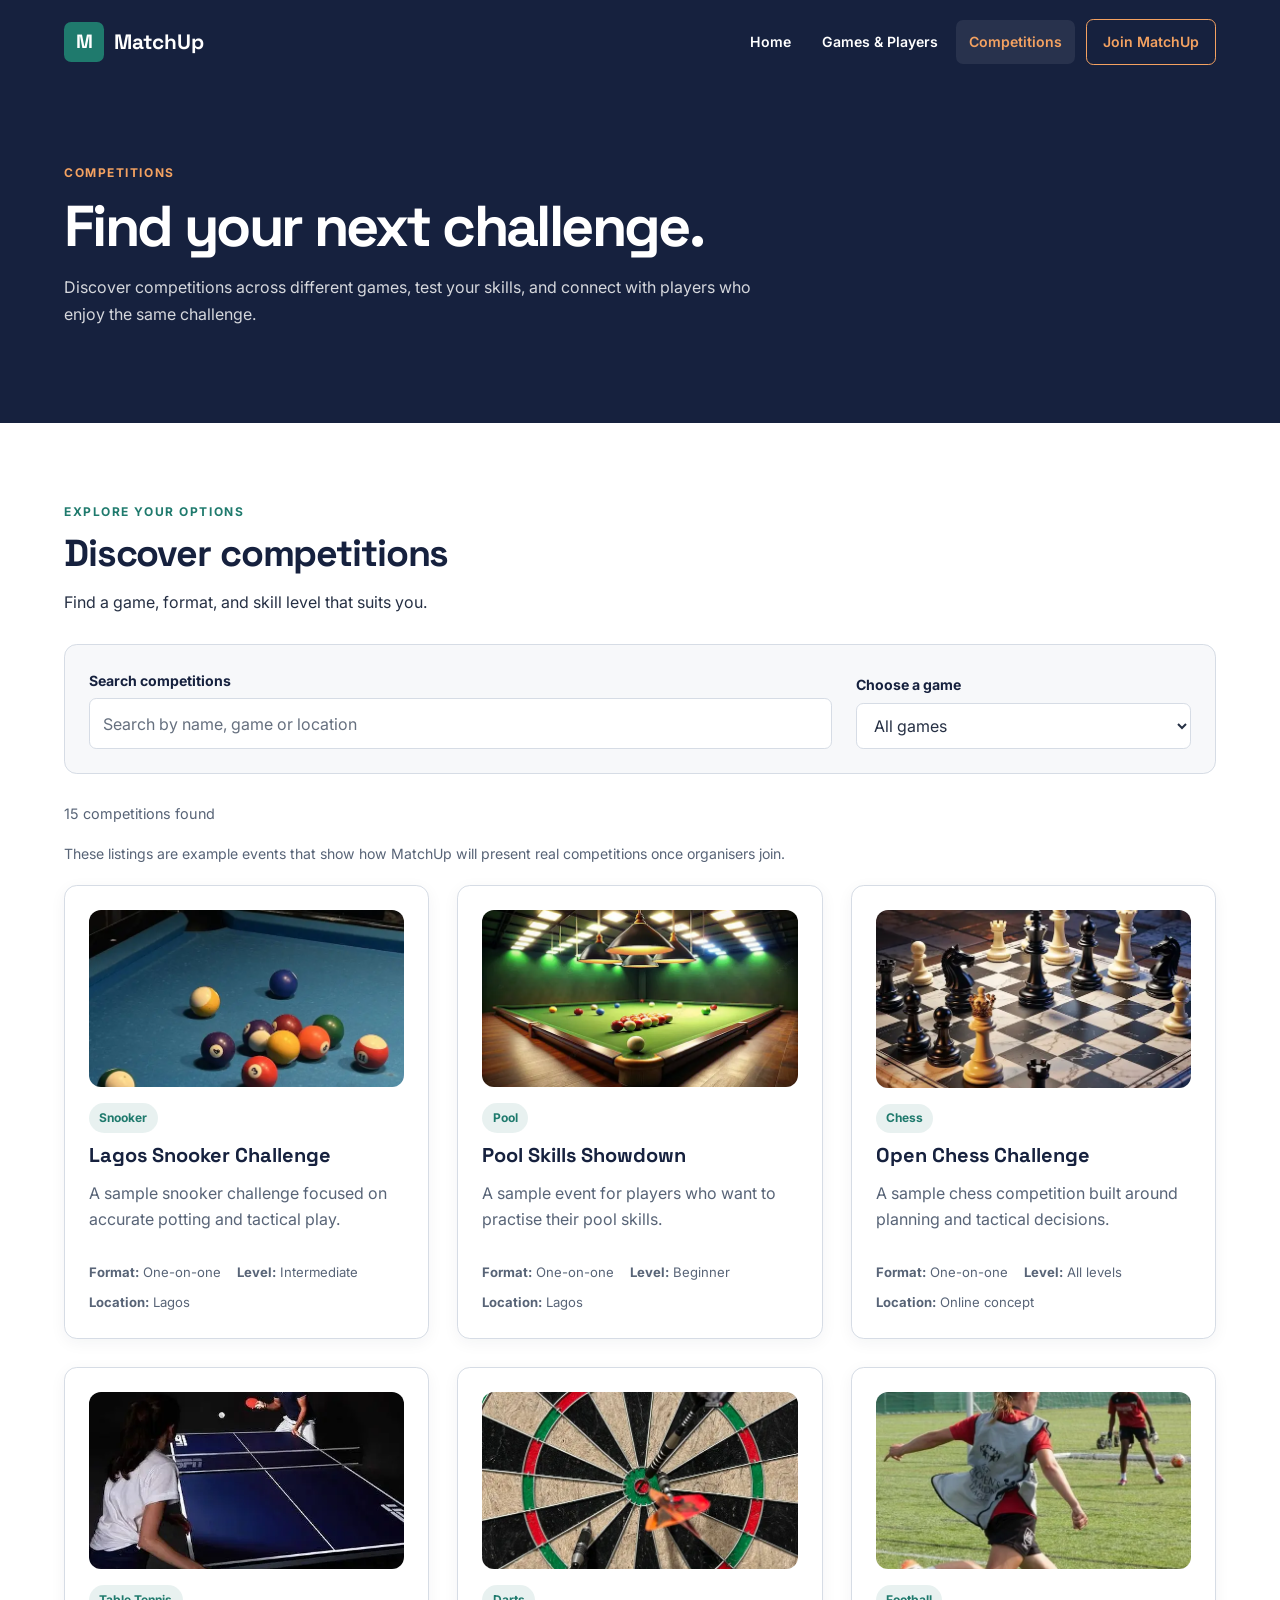
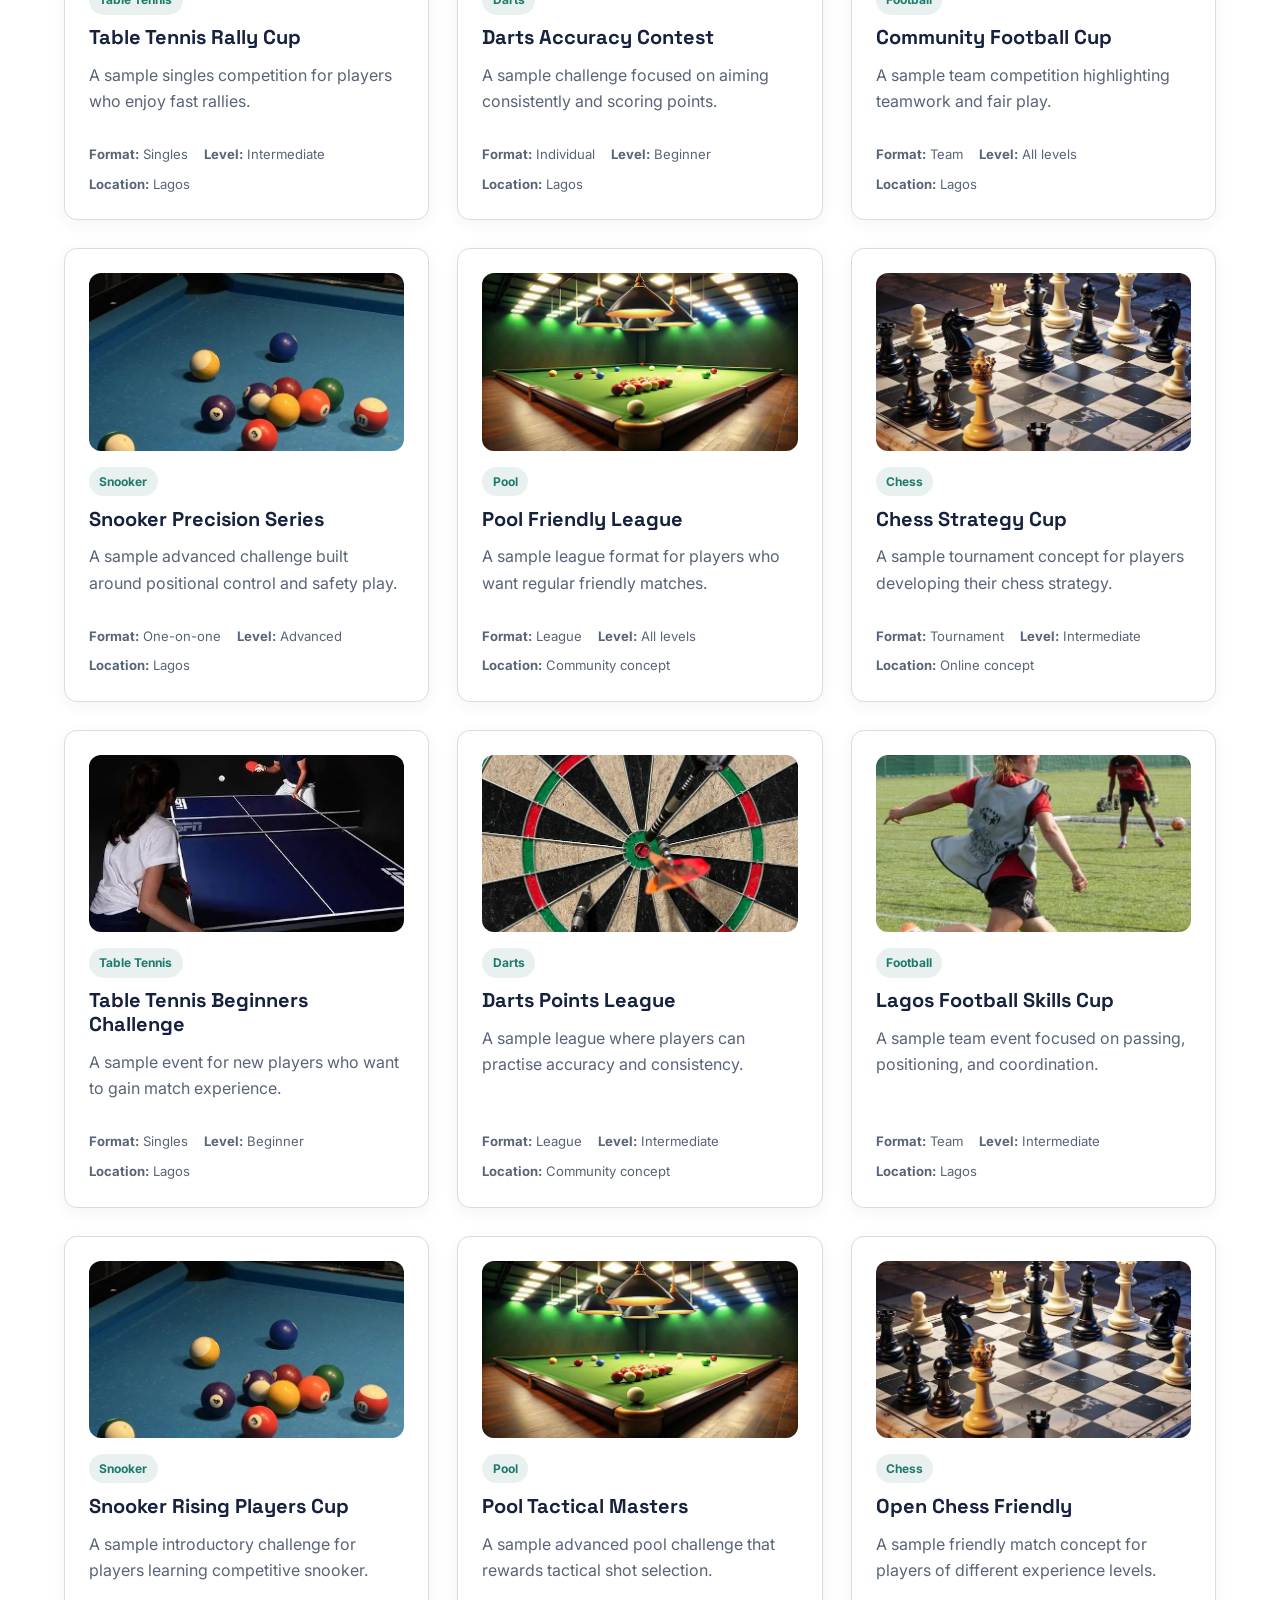
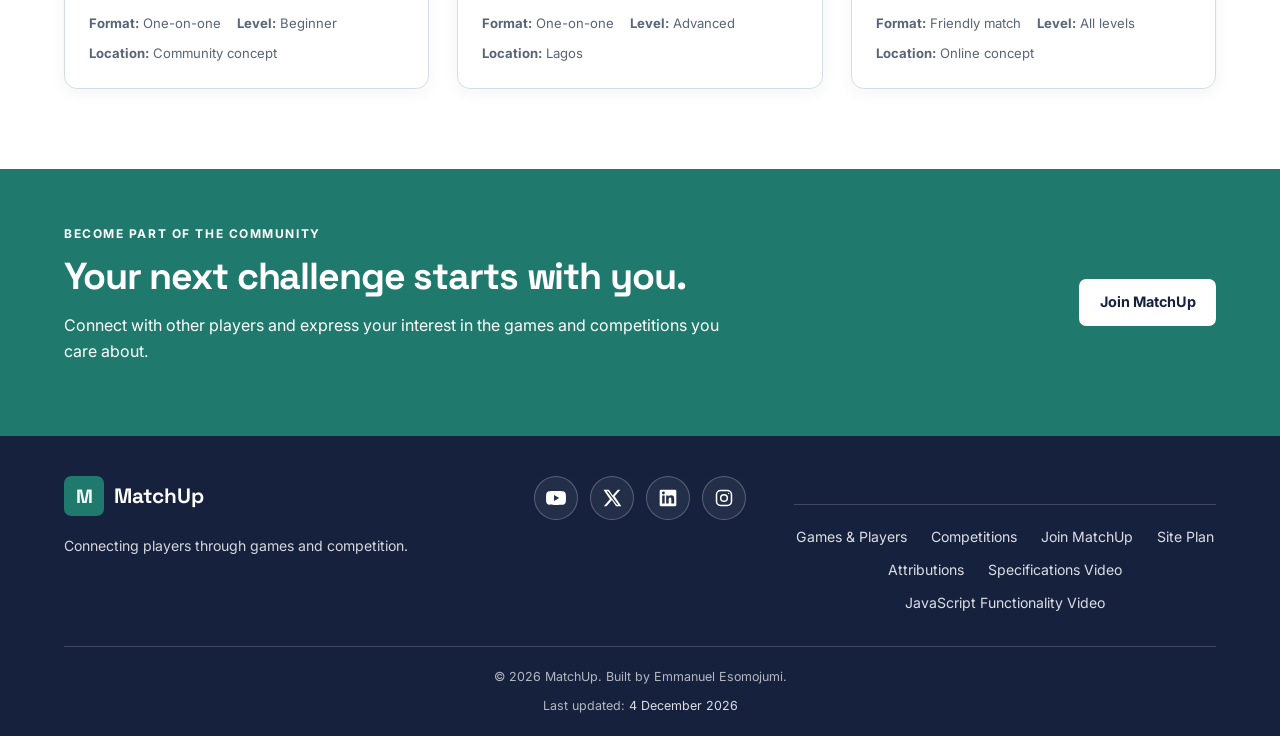
<file: project/competitions.html>
<!DOCTYPE html>
<html lang="en">

<head>
    <meta charset="UTF-8">
    <meta name="viewport" content="width=device-width, initial-scale=1.0">
    <title>Competitions | MatchUp</title>
    <meta name="description"
        content="Explore competitions across different games, compare formats, and find your next challenge with MatchUp.">
    <meta name="author" content="Emmanuel Esomojumi">
    <meta name="theme-color" content="#16213e">

    <meta property="og:title" content="Competitions | MatchUp">
    <meta property="og:description" content="Discover game competitions and connect with players through MatchUp.">
    <meta property="og:type" content="website">
    <meta property="og:url" content="https://emmanuel-esomojumi.github.io/wdd231/project/competitions.html">
    <meta property="og:image" content="https://emmanuel-esomojumi.github.io/wdd231/project/images/matchup-social.webp">
    <meta name="twitter:card" content="summary_large_image">

    <link rel="icon" href="images/favicon.svg" type="image/svg+xml">

    <link rel="preconnect" href="https://fonts.googleapis.com">
    <link rel="preconnect" href="https://fonts.gstatic.com" crossorigin>
    <link rel="stylesheet"
        href="https://fonts.googleapis.com/css2?family=Inter:wght@400;500;600;700&family=Space+Grotesk:wght@500;700&display=swap">
    <link rel="stylesheet" href="styles/normalize.css">
    <link rel="stylesheet" href="styles/small.css">
    <link rel="stylesheet" href="styles/larger.css">
    <script type="module" src="scripts/main.js"></script>
    <script type="module" src="scripts/competitions.js"></script>
</head>

<body>
    <header class="site-header">
        <div class="container header-content">
            <a class="brand" href="index.html">
                <span class="brand-mark" aria-hidden="true">M</span>
                <span>MatchUp</span>
            </a>

            <button class="menu-toggle" id="menu-toggle" type="button" aria-label="Open navigation menu"
                aria-expanded="false" aria-controls="primary-nav">
                <span></span>
                <span></span>
                <span></span>
            </button>

            <nav class="primary-nav" id="primary-nav" aria-label="Main navigation">
                <a href="index.html">Home</a>
                <a href="games.html">Games &amp; Players</a>
                <a href="competitions.html" aria-current="page">Competitions</a>
                <a class="nav-cta" href="join.html">Join MatchUp</a>
            </nav>
        </div>
    </header>

    <main>
        <section class="page-hero">
            <div class="container">
                <p class="eyebrow">COMPETITIONS</p>
                <h1>Find your next challenge.</h1>
                <p>
                    Discover competitions across different games, test your
                    skills, and connect with players who enjoy the same challenge.
                </p>
            </div>
        </section>

        <section class="competitions-directory section-space" aria-labelledby="directory-title">
            <div class="container">
                <div class="section-heading">
                    <div>
                        <p class="eyebrow">EXPLORE YOUR OPTIONS</p>
                        <h2 id="directory-title">Discover competitions</h2>
                        <p>Find a game, format, and skill level that suits you.</p>
                    </div>
                </div>

                <div class="competitions-controls">
                    <div class="search-field">
                        <label for="competition-search">Search competitions</label>
                        <input type="search" id="competition-search" placeholder="Search by name, game or location">
                    </div>

                    <div class="filter-field">
                        <label for="competition-filter">Choose a game</label>
                        <select id="competition-filter">
                            <option value="all">All games</option>
                            <option value="Snooker">Snooker</option>
                            <option value="Pool">Pool</option>
                            <option value="Chess">Chess</option>
                            <option value="Table Tennis">Table Tennis</option>
                            <option value="Darts">Darts</option>
                            <option value="Football">Football</option>
                        </select>
                    </div>
                </div>

                <p class="competition-count" id="competition-count" aria-live="polite">Loading competitions...</p>
                <p class="directory-note">
                    These listings are example events that show how MatchUp
                    will present real competitions once organisers join.
                </p>

                <div id="competitions-list" class="competitions-grid" aria-label="Competition listings"></div>

                <p id="competition-empty" class="empty-message" hidden>
                    No competitions match your search. Try another name or game.
                </p>
            </div>
        </section>

        <section class="join-section">
            <div class="container join-content">
                <div>
                    <p class="eyebrow">BECOME PART OF THE COMMUNITY</p>
                    <h2>Your next challenge starts with you.</h2>
                    <p>
                        Connect with other players and express your interest
                        in the games and competitions you care about.
                    </p>
                </div>
                <a class="button button-light" href="join.html">Join MatchUp</a>
            </div>
        </section>
    </main>

    <footer class="site-footer">
        <div class="container footer-content">
            <div class="footer-about">
                <a class="brand footer-brand" href="index.html">
                    <span class="brand-mark" aria-hidden="true">M</span>
                    <span>MatchUp</span>
                </a>

                <p>Connecting players through games and competition.</p>
            </div>

            <nav class="footer-socials" aria-label="Social media">
                <a href="https://www.youtube.com/" target="_blank" rel="noopener noreferrer" aria-label="YouTube">
                    <svg viewBox="0 0 24 24" width="24" height="24" fill="currentColor" aria-hidden="true">
                        <path
                            d="M23.5 6.2a3 3 0 0 0-2.1-2.1C19.5 3.6 12 3.6 12 3.6s-7.5 0-9.4.5A3 3 0 0 0 .5 6.2 31 31 0 0 0 0 12a31 31 0 0 0 .5 5.8 3 3 0 0 0 2.1 2.1c1.9.5 9.4.5 9.4.5s7.5 0 9.4-.5a3 3 0 0 0 2.1-2.1A31 31 0 0 0 24 12a31 31 0 0 0-.5-5.8ZM9.6 15.6V8.4l6.3 3.6-6.3 3.6Z" />
                    </svg>
                </a>

                <a href="https://x.com/" target="_blank" rel="noopener noreferrer" aria-label="X">
                    <svg viewBox="0 0 24 24" width="24" height="24" fill="currentColor" aria-hidden="true">
                        <path
                            d="M18.9 2H22l-6.8 7.8L23.2 22h-6.3l-5-7.5L5.4 22H2.2l7.3-8.4L1.8 2h6.5l4.5 6.9L18.9 2Zm-1.1 18h1.7L7.3 3.9H5.5L17.8 20Z" />
                    </svg>
                </a>

                <a href="https://www.linkedin.com/in/esomojumi-emmanuel" target="_blank" rel="noopener noreferrer"
                    aria-label="LinkedIn">
                    <svg viewBox="0 0 24 24" width="24" height="24" fill="currentColor" aria-hidden="true">
                        <path
                            d="M20.4 2H3.6A1.6 1.6 0 0 0 2 3.6v16.8A1.6 1.6 0 0 0 3.6 22h16.8a1.6 1.6 0 0 0 1.6-1.6V3.6A1.6 1.6 0 0 0 20.4 2ZM8 18.5H5V9h3v9.5ZM6.5 7.7a1.7 1.7 0 1 1 0-3.4 1.7 1.7 0 0 1 0 3.4ZM19 18.5h-3v-4.6c0-1.1 0-2.5-1.5-2.5s-1.7 1.2-1.7 2.4v4.7h-3V9h2.9v1.3h.1a3.2 3.2 0 0 1 2.9-1.6c3.1 0 3.7 2 3.7 4.6v5.2Z" />
                    </svg>
                </a>

                <a href="https://www.instagram.com/" target="_blank" rel="noopener noreferrer" aria-label="Instagram">
                    <svg viewBox="0 0 24 24" width="24" height="24" fill="none" stroke="currentColor" stroke-width="1.8"
                        stroke-linecap="round" stroke-linejoin="round" aria-hidden="true">
                        <rect x="3" y="3" width="18" height="18" rx="5" />
                        <circle cx="12" cy="12" r="4" />
                        <circle cx="17.5" cy="6.5" r="0.8" fill="currentColor" stroke="none" />
                    </svg>
                </a>
            </nav>

            <nav class="footer-links" aria-label="Footer navigation">
                <a href="games.html">Games &amp; Players</a>
                <a href="competitions.html">Competitions</a>
                <a href="join.html">Join MatchUp</a>
                <a href="siteplan.html">Site Plan</a>
                <a href="attributions.html">Attributions</a>
                <a href="https://www.loom.com/share/1736bf1a366c470cb9678df88f99893b" target="_blank"
                    rel="noopener noreferrer">Specifications Video</a>
                <a href="https://www.loom.com/share/37d573b4b1e7468aa0c4bb784e1d53bf" target="_blank" rel="noopener noreferrer">JavaScript Functionality
                    Video</a>
            </nav>
        </div>

        <div class="container footer-bottom">
            <p class="copyright">
                &copy; <span id="current-year"></span> MatchUp.
                Built by Emmanuel Esomojumi.
            </p>

            <p class="last-updated">
                Last updated: <time id="last-updated"></time>
            </p>
        </div>
    </footer>
</body>

</html>
</file>
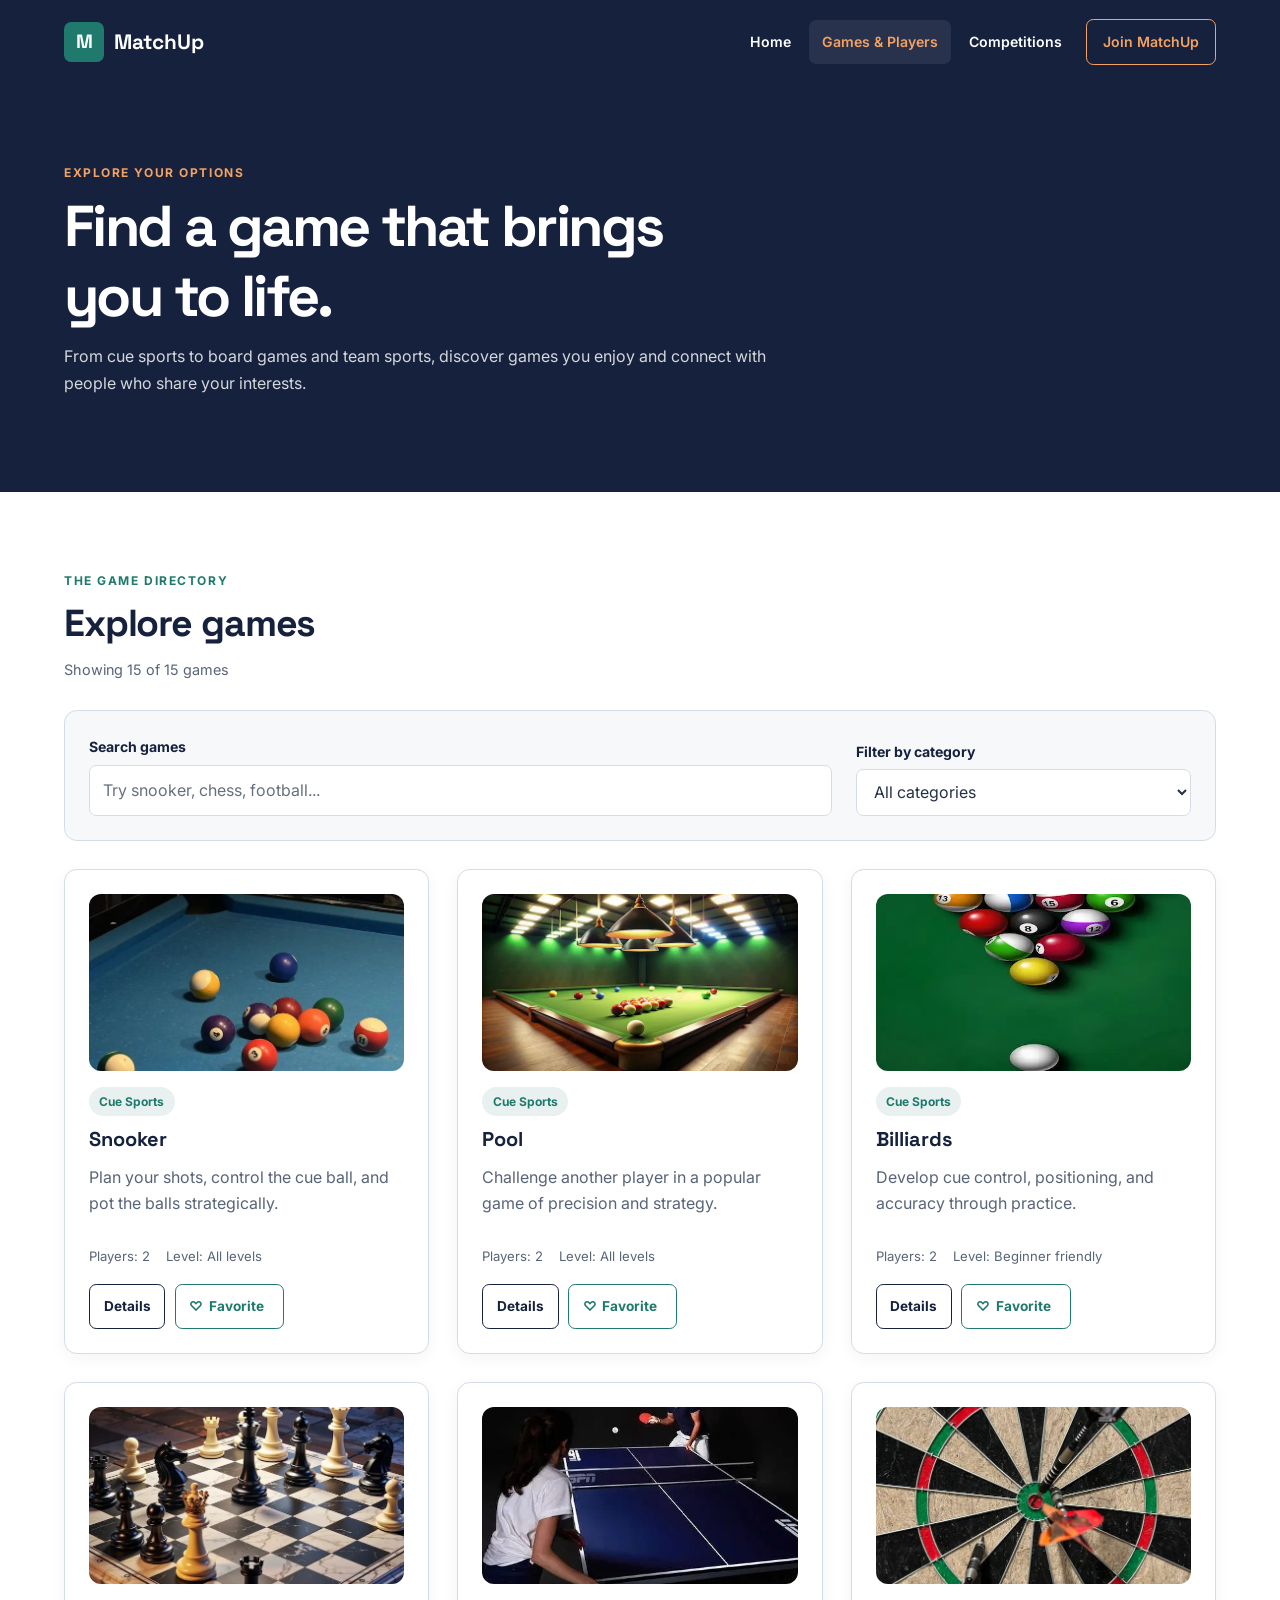
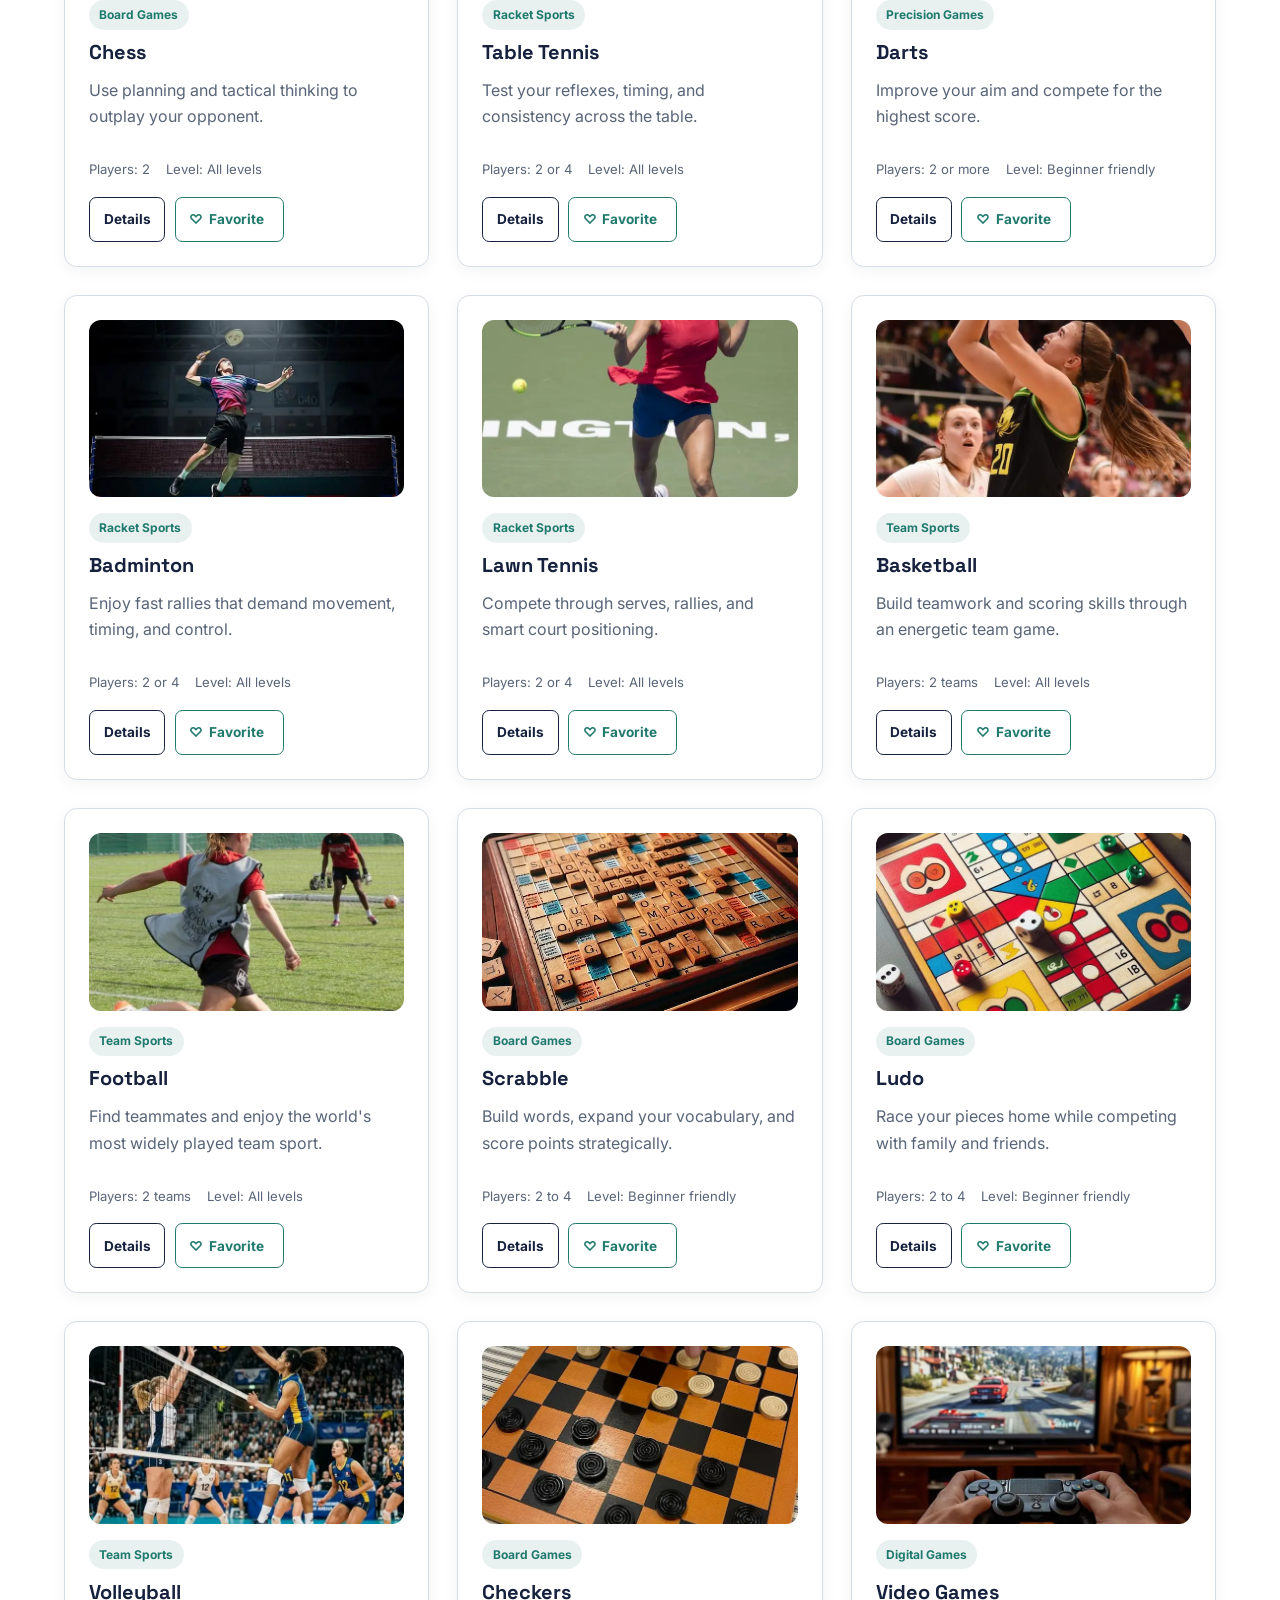
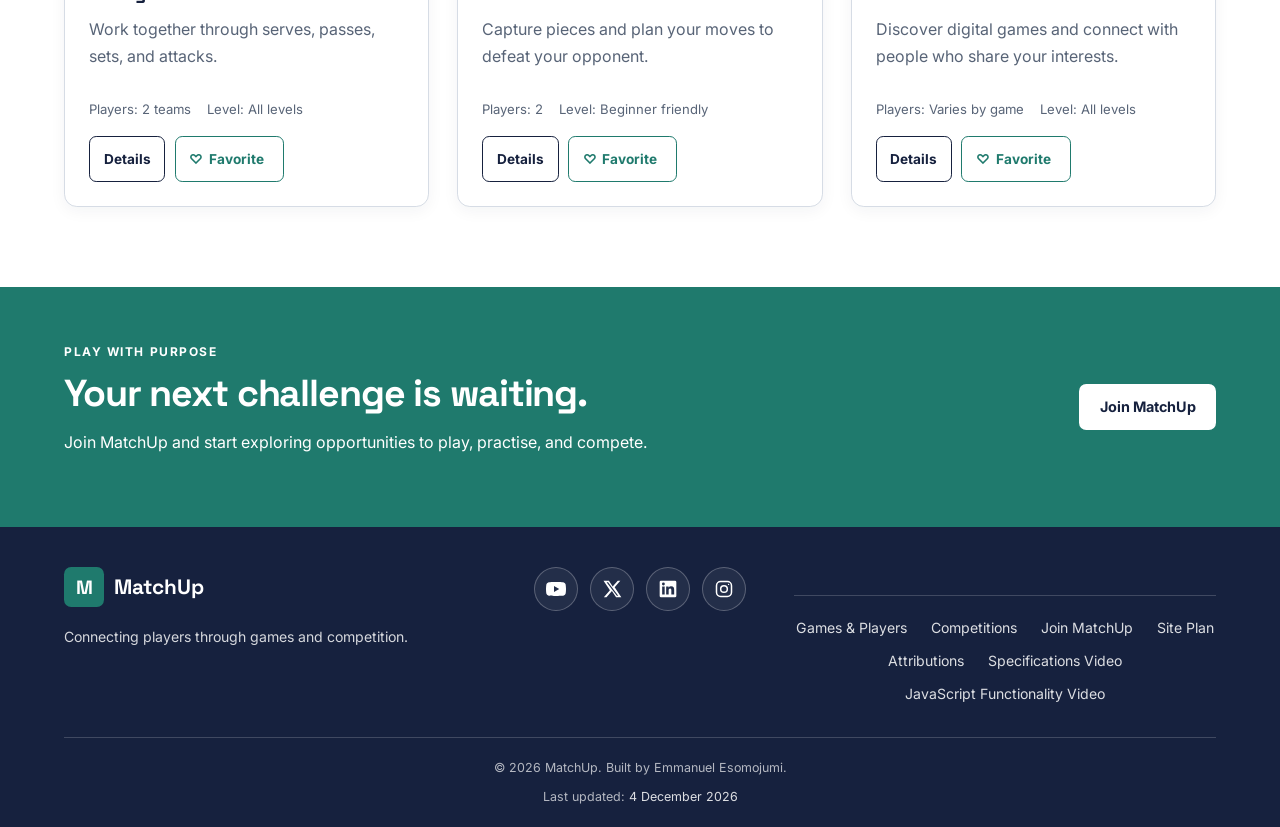
<file: project/games.html>
<!DOCTYPE html>
<html lang="en">

<head>
    <meta charset="UTF-8">
    <meta name="viewport" content="width=device-width, initial-scale=1.0">
    <title>Games &amp; Players | MatchUp</title>
    <meta name="description"
        content="Explore games on MatchUp, discover different playing styles, and find games that match your interests.">
    <meta name="author" content="Emmanuel Esomojumi">
    <meta name="theme-color" content="#16213e">

    <meta property="og:title" content="Games &amp; Players | MatchUp">
    <meta property="og:description" content="Explore games and find your next challenge with MatchUp.">
    <meta property="og:type" content="website">
    <meta property="og:url" content="https://emmanuel-esomojumi.github.io/wdd231/project/games.html">
    <meta property="og:image" content="https://emmanuel-esomojumi.github.io/wdd231/project/images/matchup-social.webp">
    <meta name="twitter:card" content="summary_large_image">

    <link rel="icon" href="images/favicon.svg" type="image/svg+xml">

    <link rel="preconnect" href="https://fonts.googleapis.com">
    <link rel="preconnect" href="https://fonts.gstatic.com" crossorigin>
    <link rel="stylesheet"
        href="https://fonts.googleapis.com/css2?family=Inter:wght@400;500;600;700&family=Space+Grotesk:wght@500;700&display=swap">

    <link rel="stylesheet" href="styles/normalize.css">
    <link rel="stylesheet" href="styles/small.css">
    <link rel="stylesheet" href="styles/larger.css">

    <script type="module" src="scripts/main.js"></script>
    <script type="module" src="scripts/games.js"></script>
</head>

<body>
    <header class="site-header">
        <div class="container header-content">
            <a class="brand" href="index.html">
                <span class="brand-mark" aria-hidden="true">M</span>
                <span>MatchUp</span>
            </a>

            <button class="menu-toggle" id="menu-toggle" type="button" aria-label="Open navigation menu"
                aria-expanded="false" aria-controls="primary-nav">
                <span></span>
                <span></span>
                <span></span>
            </button>

            <nav class="primary-nav" id="primary-nav" aria-label="Main navigation">
                <a href="index.html">Home</a>
                <a href="games.html" aria-current="page">Games &amp; Players</a>
                <a href="competitions.html">Competitions</a>
                <a class="nav-cta" href="join.html">Join MatchUp</a>
            </nav>
        </div>
    </header>

    <main>
        <section class="page-hero">
            <div class="container">
                <p class="eyebrow">EXPLORE YOUR OPTIONS</p>
                <h1>Find a game that brings you to life.</h1>
                <p>
                    From cue sports to board games and team sports,
                    discover games you enjoy and connect with people
                    who share your interests.
                </p>
            </div>
        </section>

        <section class="games-directory section-space" aria-labelledby="games-heading">
            <div class="container">
                <div class="section-heading">
                    <div>
                        <p class="eyebrow">THE GAME DIRECTORY</p>
                        <h2 id="games-heading">Explore games</h2>
                        <p id="games-count" aria-live="polite">Loading games...</p>
                    </div>
                </div>

                <div class="games-controls">
                    <div class="search-field">
                        <label for="game-search">Search games</label>
                        <input type="search" id="game-search" name="game-search"
                            placeholder="Try snooker, chess, football..." autocomplete="off">
                    </div>

                    <div class="filter-field">
                        <label for="category-filter">Filter by category</label>
                        <select id="category-filter" name="category-filter">
                            <option value="all">All categories</option>
                            <option value="Cue Sports">Cue Sports</option>
                            <option value="Board Games">Board Games</option>
                            <option value="Racket Sports">Racket Sports</option>
                            <option value="Precision Games">Precision Games</option>
                            <option value="Team Sports">Team Sports</option>
                            <option value="Digital Games">Digital Games</option>
                        </select>
                    </div>
                </div>

                <div class="games-grid" id="games-list">
                    <p class="loading-message">Loading games...</p>
                </div>

                <p class="empty-message" id="empty-message" hidden>
                    No games match your search. Try another name or category.
                </p>
            </div>
        </section>

        <section class="join-section">
            <div class="container join-content">
                <div>
                    <p class="eyebrow">PLAY WITH PURPOSE</p>
                    <h2>Your next challenge is waiting.</h2>
                    <p>
                        Join MatchUp and start exploring opportunities
                        to play, practise, and compete.
                    </p>
                </div>

                <a class="button button-light" href="join.html">Join MatchUp</a>
            </div>
        </section>
    </main>

    <dialog id="game-dialog" aria-labelledby="game-dialog-title">
        <div class="dialog-body">
            <p class="game-category" id="game-dialog-category"></p>
            <h2 id="game-dialog-title"></h2>
            <p id="game-dialog-description"></p>

            <dl class="dialog-facts">
                <div>
                    <dt>Players</dt>
                    <dd id="game-dialog-players"></dd>
                </div>
                <div>
                    <dt>Skill level</dt>
                    <dd id="game-dialog-level"></dd>
                </div>
            </dl>

            <form method="dialog" class="dialog-actions">
                <button type="submit">Close</button>
            </form>
        </div>
    </dialog>

    <footer class="site-footer">
        <div class="container footer-content">
            <div class="footer-about">
                <a class="brand footer-brand" href="index.html">
                    <span class="brand-mark" aria-hidden="true">M</span>
                    <span>MatchUp</span>
                </a>

                <p>Connecting players through games and competition.</p>
            </div>

            <nav class="footer-socials" aria-label="Social media">
                <a href="https://www.youtube.com/" target="_blank" rel="noopener noreferrer" aria-label="YouTube">
                    <svg viewBox="0 0 24 24" width="24" height="24" fill="currentColor" aria-hidden="true">
                        <path
                            d="M23.5 6.2a3 3 0 0 0-2.1-2.1C19.5 3.6 12 3.6 12 3.6s-7.5 0-9.4.5A3 3 0 0 0 .5 6.2 31 31 0 0 0 0 12a31 31 0 0 0 .5 5.8 3 3 0 0 0 2.1 2.1c1.9.5 9.4.5 9.4.5s7.5 0 9.4-.5a3 3 0 0 0 2.1-2.1A31 31 0 0 0 24 12a31 31 0 0 0-.5-5.8ZM9.6 15.6V8.4l6.3 3.6-6.3 3.6Z" />
                    </svg>
                </a>

                <a href="https://x.com/" target="_blank" rel="noopener noreferrer" aria-label="X">
                    <svg viewBox="0 0 24 24" width="24" height="24" fill="currentColor" aria-hidden="true">
                        <path
                            d="M18.9 2H22l-6.8 7.8L23.2 22h-6.3l-5-7.5L5.4 22H2.2l7.3-8.4L1.8 2h6.5l4.5 6.9L18.9 2Zm-1.1 18h1.7L7.3 3.9H5.5L17.8 20Z" />
                    </svg>
                </a>

                <a href="https://www.linkedin.com/in/esomojumi-emmanuel" target="_blank" rel="noopener noreferrer"
                    aria-label="LinkedIn">
                    <svg viewBox="0 0 24 24" width="24" height="24" fill="currentColor" aria-hidden="true">
                        <path
                            d="M20.4 2H3.6A1.6 1.6 0 0 0 2 3.6v16.8A1.6 1.6 0 0 0 3.6 22h16.8a1.6 1.6 0 0 0 1.6-1.6V3.6A1.6 1.6 0 0 0 20.4 2ZM8 18.5H5V9h3v9.5ZM6.5 7.7a1.7 1.7 0 1 1 0-3.4 1.7 1.7 0 0 1 0 3.4ZM19 18.5h-3v-4.6c0-1.1 0-2.5-1.5-2.5s-1.7 1.2-1.7 2.4v4.7h-3V9h2.9v1.3h.1a3.2 3.2 0 0 1 2.9-1.6c3.1 0 3.7 2 3.7 4.6v5.2Z" />
                    </svg>
                </a>

                <a href="https://www.instagram.com/" target="_blank" rel="noopener noreferrer" aria-label="Instagram">
                    <svg viewBox="0 0 24 24" width="24" height="24" fill="none" stroke="currentColor" stroke-width="1.8"
                        stroke-linecap="round" stroke-linejoin="round" aria-hidden="true">
                        <rect x="3" y="3" width="18" height="18" rx="5" />
                        <circle cx="12" cy="12" r="4" />
                        <circle cx="17.5" cy="6.5" r="0.8" fill="currentColor" stroke="none" />
                    </svg>
                </a>
            </nav>

            <nav class="footer-links" aria-label="Footer navigation">
                <a href="games.html">Games &amp; Players</a>
                <a href="competitions.html">Competitions</a>
                <a href="join.html">Join MatchUp</a>
                <a href="siteplan.html">Site Plan</a>
                <a href="attributions.html">Attributions</a>
                <a href="https://www.loom.com/share/1736bf1a366c470cb9678df88f99893b" target="_blank"
                    rel="noopener noreferrer">Specifications Video</a>
                <a href="https://www.loom.com/share/37d573b4b1e7468aa0c4bb784e1d53bf" target="_blank" rel="noopener noreferrer">JavaScript Functionality
                    Video</a>
            </nav>
        </div>

        <div class="container footer-bottom">
            <p class="copyright">
                &copy; <span id="current-year"></span> MatchUp.
                Built by Emmanuel Esomojumi.
            </p>

            <p class="last-updated">
                Last updated: <time id="last-updated"></time>
            </p>
        </div>
    </footer>
</body>

</html>
</file>
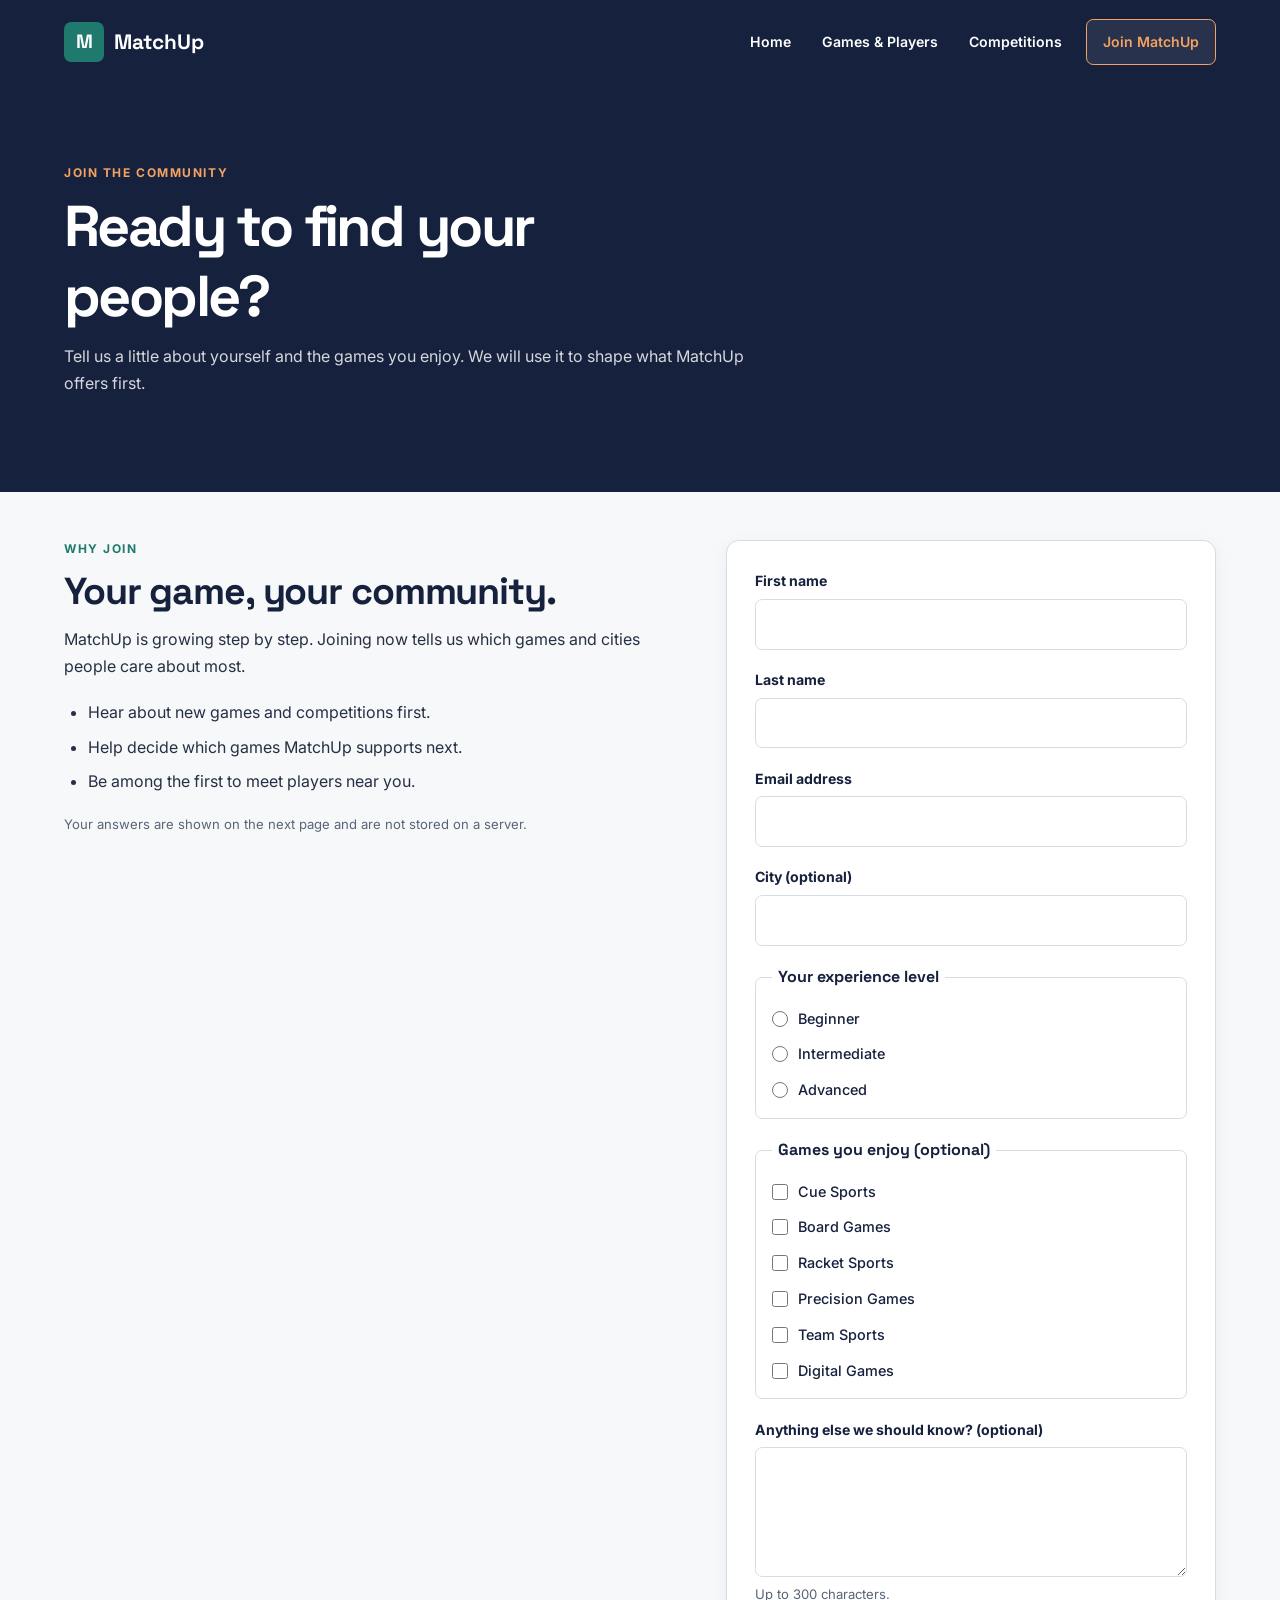
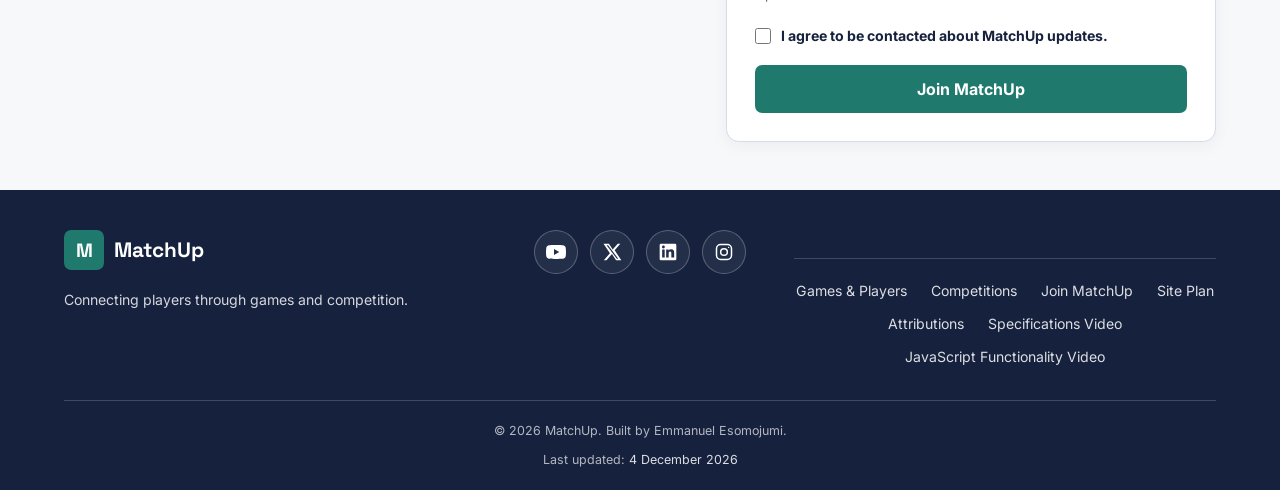
<file: project/join.html>
<!DOCTYPE html>
<html lang="en">

<head>
    <meta charset="UTF-8">
    <meta name="viewport" content="width=device-width, initial-scale=1.0">
    <title>Join MatchUp | Games, Players and Competition</title>
    <meta name="description"
        content="Join MatchUp and tell us which games you enjoy so we can connect you with players and competitions.">
    <meta name="author" content="Emmanuel Esomojumi">
    <meta name="theme-color" content="#16213e">

    <meta property="og:title" content="Join MatchUp | Games, Players and Competition">
    <meta property="og:description" content="Join the MatchUp community and tell us which games you play.">
    <meta property="og:type" content="website">
    <meta property="og:url" content="https://emmanuel-esomojumi.github.io/wdd231/project/join.html">
    <meta property="og:image" content="https://emmanuel-esomojumi.github.io/wdd231/project/images/matchup-social.webp">
    <meta name="twitter:card" content="summary_large_image">

    <link rel="icon" href="images/favicon.svg" type="image/svg+xml">

    <link rel="preconnect" href="https://fonts.googleapis.com">
    <link rel="preconnect" href="https://fonts.gstatic.com" crossorigin>
    <link rel="stylesheet"
        href="https://fonts.googleapis.com/css2?family=Inter:wght@400;500;600;700&family=Space+Grotesk:wght@500;700&display=swap">
    <link rel="stylesheet" href="styles/normalize.css">
    <link rel="stylesheet" href="styles/small.css">
    <link rel="stylesheet" href="styles/larger.css">
    <script type="module" src="scripts/main.js"></script>
    <script type="module" src="scripts/join.js"></script>
</head>

<body>
    <header class="site-header">
        <div class="container header-content">
            <a class="brand" href="index.html">
                <span class="brand-mark" aria-hidden="true">M</span>
                <span>MatchUp</span>
            </a>

            <button class="menu-toggle" id="menu-toggle" type="button" aria-label="Open navigation menu"
                aria-expanded="false" aria-controls="primary-nav">
                <span></span>
                <span></span>
                <span></span>
            </button>

            <nav class="primary-nav" id="primary-nav" aria-label="Main navigation">
                <a href="index.html">Home</a>
                <a href="games.html">Games &amp; Players</a>
                <a href="competitions.html">Competitions</a>
                <a class="nav-cta" href="join.html" aria-current="page">Join MatchUp</a>
            </nav>
        </div>
    </header>

    <main>
        <section class="page-hero">
            <div class="container">
                <p class="eyebrow">JOIN THE COMMUNITY</p>
                <h1>Ready to find your people?</h1>
                <p>
                    Tell us a little about yourself and the games you enjoy.
                    We will use it to shape what MatchUp offers first.
                </p>
            </div>
        </section>

        <section class="join-page" aria-labelledby="join-heading">
            <div class="container join-layout">
                <div class="join-intro">
                    <p class="eyebrow">WHY JOIN</p>
                    <h2 id="join-heading">Your game, your community.</h2>
                    <p>
                        MatchUp is growing step by step. Joining now tells us
                        which games and cities people care about most.
                    </p>

                    <ul class="join-benefits">
                        <li>Hear about new games and competitions first.</li>
                        <li>Help decide which games MatchUp supports next.</li>
                        <li>Be among the first to meet players near you.</li>
                    </ul>

                    <p class="form-note">
                        Your answers are shown on the next page and are not
                        stored on a server.
                    </p>
                </div>

                <form class="join-form" action="thanks.html" method="get">
                    <div class="form-row">
                        <div class="form-field">
                            <label for="first-name">First name</label>
                            <input type="text" id="first-name" name="firstName" required minlength="2" maxlength="40"
                                autocomplete="given-name">
                        </div>

                        <div class="form-field">
                            <label for="last-name">Last name</label>
                            <input type="text" id="last-name" name="lastName" required minlength="2" maxlength="40"
                                autocomplete="family-name">
                        </div>
                    </div>

                    <div class="form-row">
                        <div class="form-field">
                            <label for="email">Email address</label>
                            <input type="email" id="email" name="email" required autocomplete="email">
                        </div>

                        <div class="form-field">
                            <label for="city">City (optional)</label>
                            <input type="text" id="city" name="city" maxlength="60" autocomplete="address-level2">
                        </div>
                    </div>

                    <fieldset>
                        <legend>Your experience level</legend>
                        <div class="form-options">
                            <label class="checkbox-field">
                                <input type="radio" name="level" value="Beginner" required> Beginner
                            </label>
                            <label class="checkbox-field">
                                <input type="radio" name="level" value="Intermediate"> Intermediate
                            </label>
                            <label class="checkbox-field">
                                <input type="radio" name="level" value="Advanced"> Advanced
                            </label>
                        </div>
                    </fieldset>

                    <fieldset>
                        <legend>Games you enjoy (optional)</legend>
                        <p class="form-help" id="favorites-note" hidden></p>
                        <div class="form-options">
                            <label class="checkbox-field">
                                <input type="checkbox" name="games" value="Cue Sports"> Cue Sports
                            </label>
                            <label class="checkbox-field">
                                <input type="checkbox" name="games" value="Board Games"> Board Games
                            </label>
                            <label class="checkbox-field">
                                <input type="checkbox" name="games" value="Racket Sports"> Racket Sports
                            </label>
                            <label class="checkbox-field">
                                <input type="checkbox" name="games" value="Precision Games"> Precision Games
                            </label>
                            <label class="checkbox-field">
                                <input type="checkbox" name="games" value="Team Sports"> Team Sports
                            </label>
                            <label class="checkbox-field">
                                <input type="checkbox" name="games" value="Digital Games"> Digital Games
                            </label>
                        </div>
                    </fieldset>

                    <div class="form-field">
                        <label for="about">Anything else we should know? (optional)</label>
                        <textarea id="about" name="about" maxlength="300" rows="4"></textarea>
                        <small>Up to 300 characters.</small>
                    </div>

                    <input type="hidden" id="timestamp" name="timestamp" value="">

                    <label class="checkbox-field">
                        <input type="checkbox" required>
                        I agree to be contacted about MatchUp updates.
                    </label>

                    <button type="submit">Join MatchUp</button>
                </form>
            </div>
        </section>
    </main>

    <footer class="site-footer">
        <div class="container footer-content">
            <div class="footer-about">
                <a class="brand footer-brand" href="index.html">
                    <span class="brand-mark" aria-hidden="true">M</span>
                    <span>MatchUp</span>
                </a>

                <p>Connecting players through games and competition.</p>
            </div>

            <nav class="footer-socials" aria-label="Social media">
                <a href="https://www.youtube.com/" target="_blank" rel="noopener noreferrer" aria-label="YouTube">
                    <svg viewBox="0 0 24 24" width="24" height="24" fill="currentColor" aria-hidden="true">
                        <path
                            d="M23.5 6.2a3 3 0 0 0-2.1-2.1C19.5 3.6 12 3.6 12 3.6s-7.5 0-9.4.5A3 3 0 0 0 .5 6.2 31 31 0 0 0 0 12a31 31 0 0 0 .5 5.8 3 3 0 0 0 2.1 2.1c1.9.5 9.4.5 9.4.5s7.5 0 9.4-.5a3 3 0 0 0 2.1-2.1A31 31 0 0 0 24 12a31 31 0 0 0-.5-5.8ZM9.6 15.6V8.4l6.3 3.6-6.3 3.6Z" />
                    </svg>
                </a>

                <a href="https://x.com/" target="_blank" rel="noopener noreferrer" aria-label="X">
                    <svg viewBox="0 0 24 24" width="24" height="24" fill="currentColor" aria-hidden="true">
                        <path
                            d="M18.9 2H22l-6.8 7.8L23.2 22h-6.3l-5-7.5L5.4 22H2.2l7.3-8.4L1.8 2h6.5l4.5 6.9L18.9 2Zm-1.1 18h1.7L7.3 3.9H5.5L17.8 20Z" />
                    </svg>
                </a>

                <a href="https://www.linkedin.com/in/esomojumi-emmanuel" target="_blank" rel="noopener noreferrer"
                    aria-label="LinkedIn">
                    <svg viewBox="0 0 24 24" width="24" height="24" fill="currentColor" aria-hidden="true">
                        <path
                            d="M20.4 2H3.6A1.6 1.6 0 0 0 2 3.6v16.8A1.6 1.6 0 0 0 3.6 22h16.8a1.6 1.6 0 0 0 1.6-1.6V3.6A1.6 1.6 0 0 0 20.4 2ZM8 18.5H5V9h3v9.5ZM6.5 7.7a1.7 1.7 0 1 1 0-3.4 1.7 1.7 0 0 1 0 3.4ZM19 18.5h-3v-4.6c0-1.1 0-2.5-1.5-2.5s-1.7 1.2-1.7 2.4v4.7h-3V9h2.9v1.3h.1a3.2 3.2 0 0 1 2.9-1.6c3.1 0 3.7 2 3.7 4.6v5.2Z" />
                    </svg>
                </a>

                <a href="https://www.instagram.com/" target="_blank" rel="noopener noreferrer" aria-label="Instagram">
                    <svg viewBox="0 0 24 24" width="24" height="24" fill="none" stroke="currentColor" stroke-width="1.8"
                        stroke-linecap="round" stroke-linejoin="round" aria-hidden="true">
                        <rect x="3" y="3" width="18" height="18" rx="5" />
                        <circle cx="12" cy="12" r="4" />
                        <circle cx="17.5" cy="6.5" r="0.8" fill="currentColor" stroke="none" />
                    </svg>
                </a>
            </nav>

            <nav class="footer-links" aria-label="Footer navigation">
                <a href="games.html">Games &amp; Players</a>
                <a href="competitions.html">Competitions</a>
                <a href="join.html">Join MatchUp</a>
                <a href="siteplan.html">Site Plan</a>
                <a href="attributions.html">Attributions</a>
                <a href="https://www.loom.com/share/1736bf1a366c470cb9678df88f99893b" target="_blank"
                    rel="noopener noreferrer">Specifications Video</a>
                <a href="https://www.loom.com/share/37d573b4b1e7468aa0c4bb784e1d53bf" target="_blank"
                    rel="noopener noreferrer">JavaScript Functionality
                    Video</a>
            </nav>
        </div>

        <div class="container footer-bottom">
            <p class="copyright">
                &copy; <span id="current-year"></span> MatchUp.
                Built by Emmanuel Esomojumi.
            </p>

            <p class="last-updated">
                Last updated: <time id="last-updated"></time>
            </p>
        </div>
    </footer>
</body>

</html>
</file>
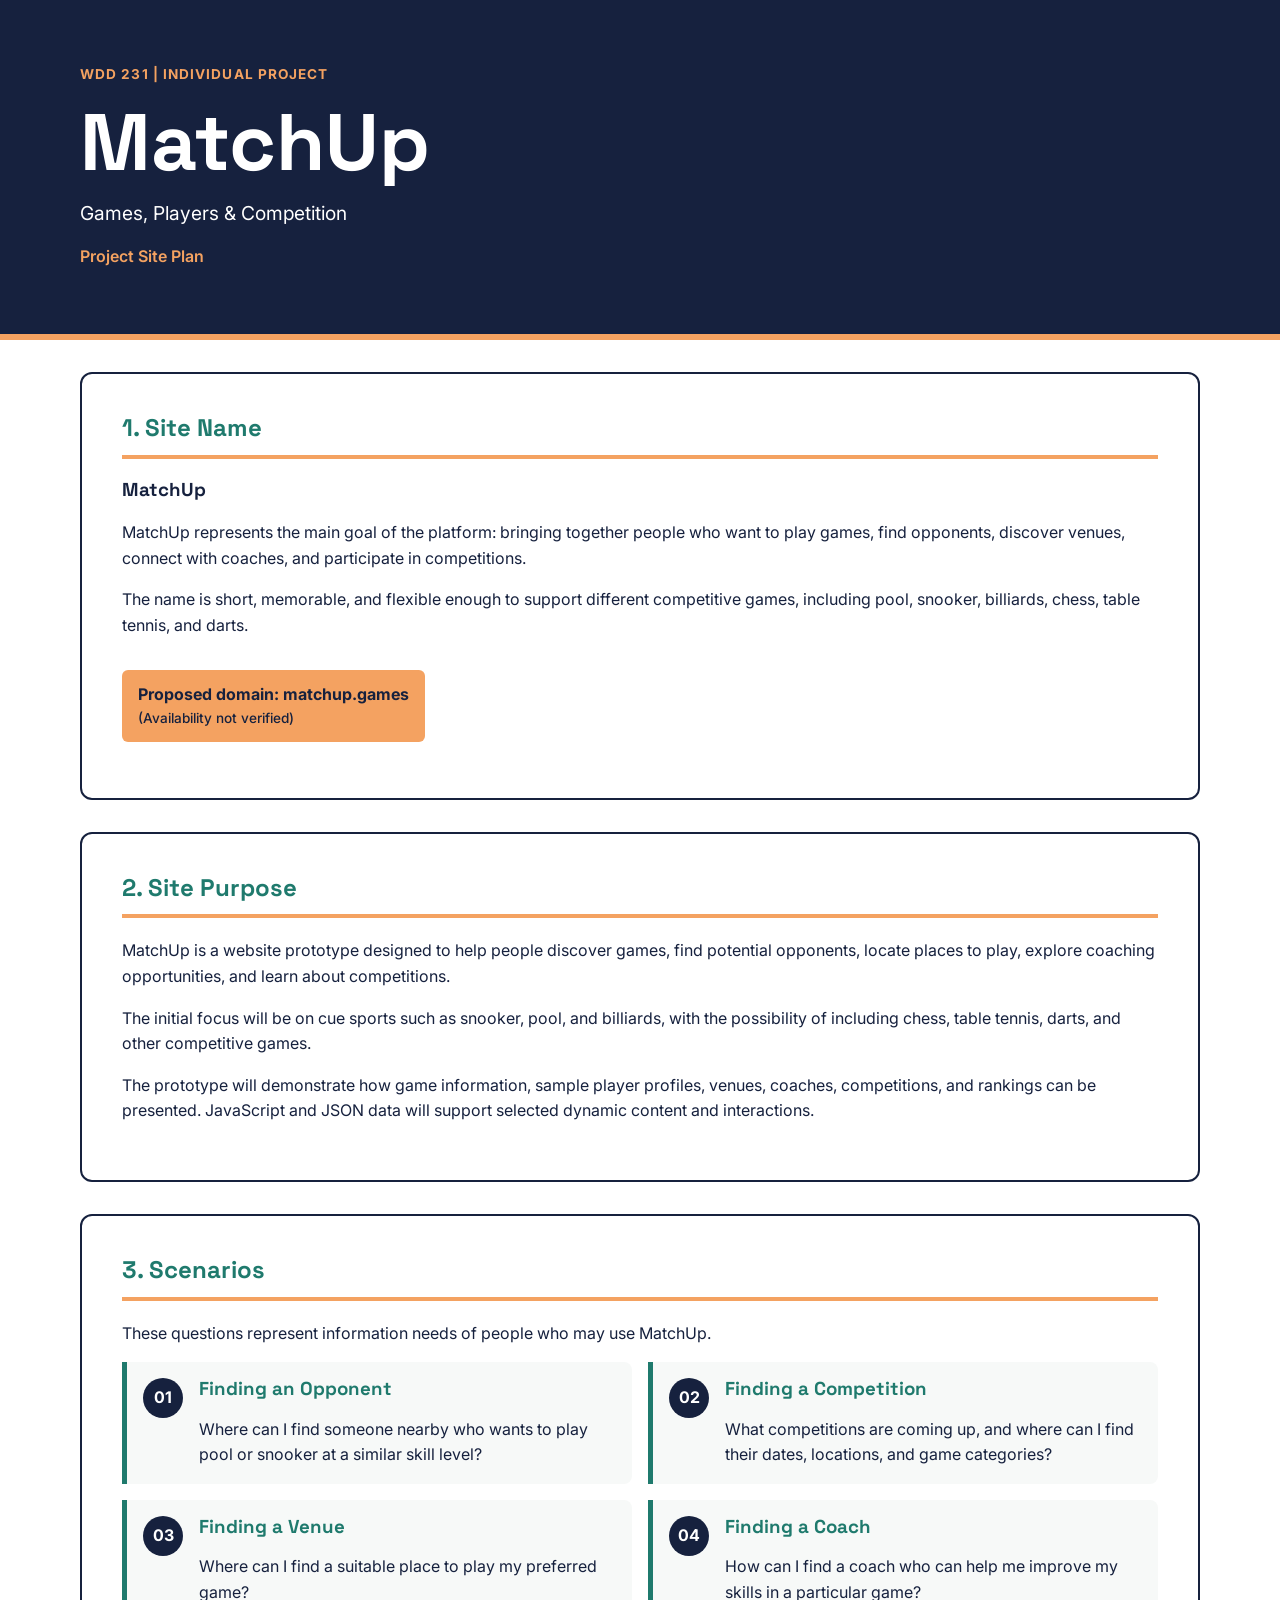
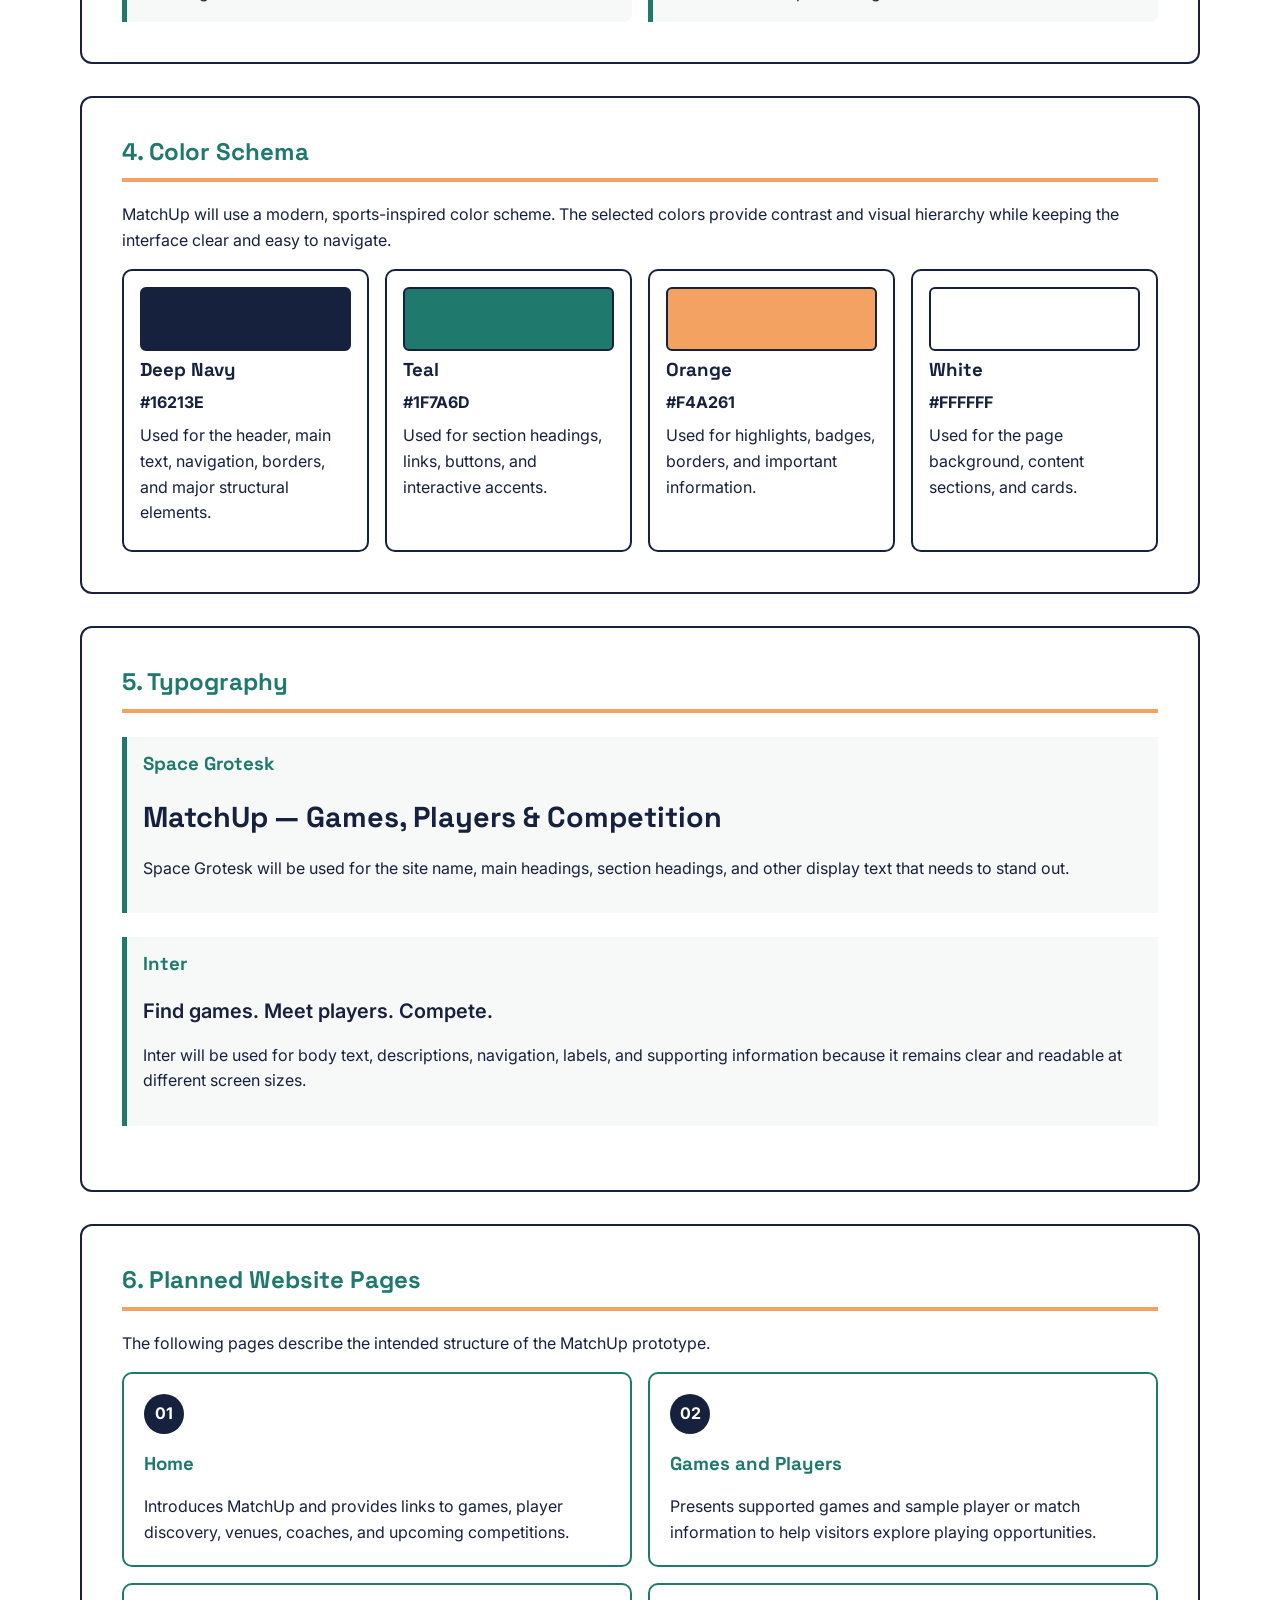
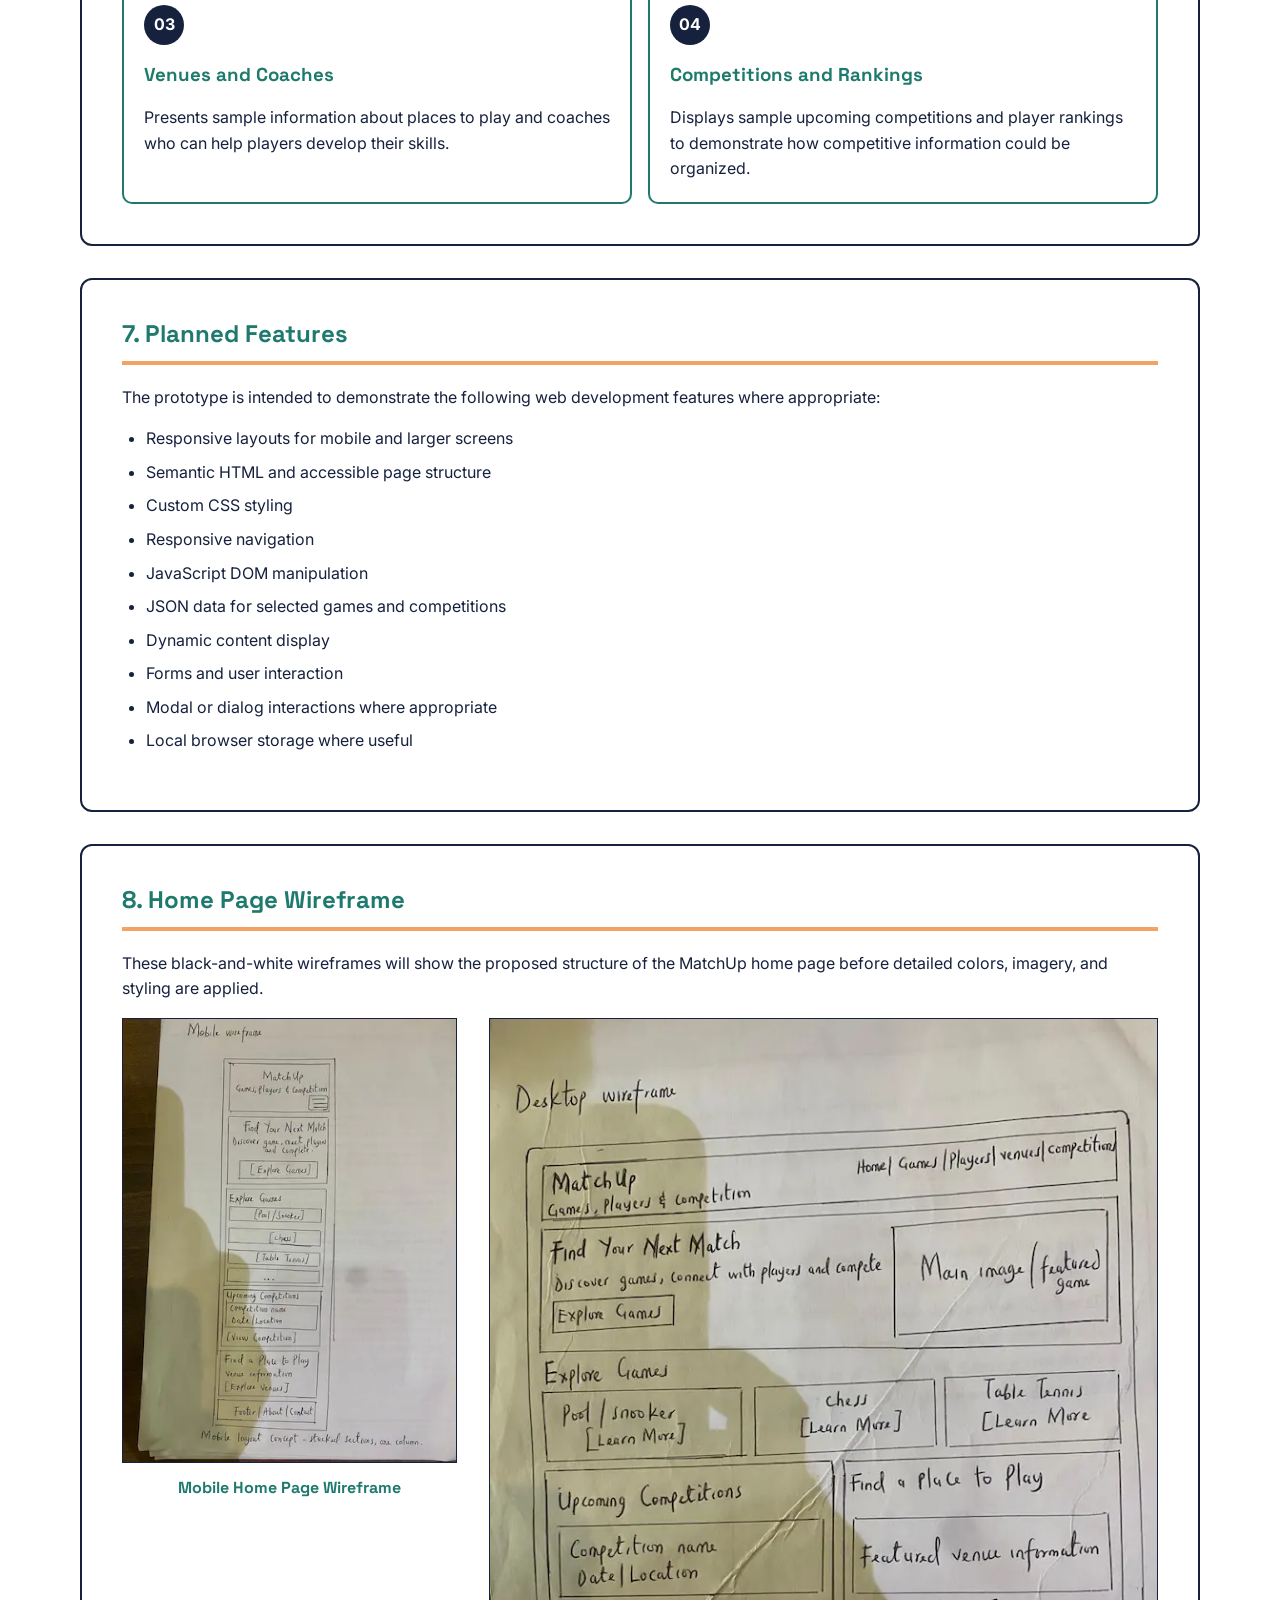
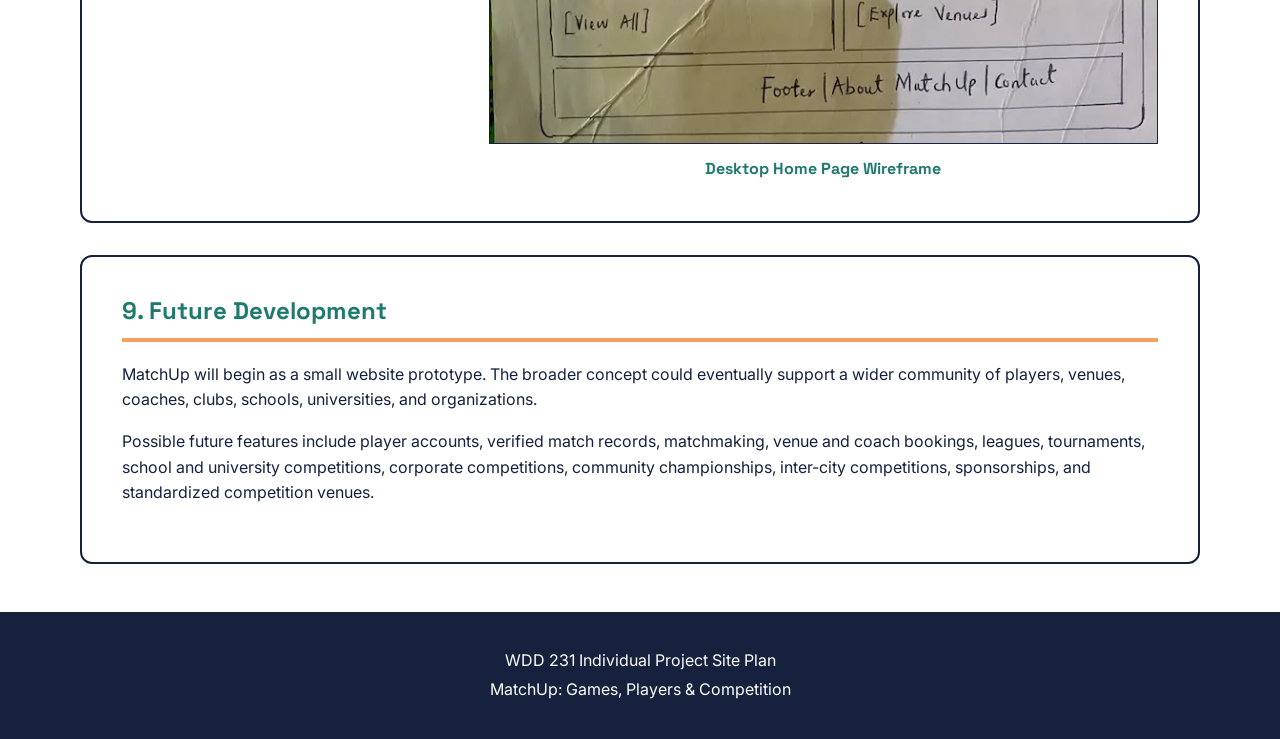
<file: project/siteplan.html>
<!DOCTYPE html>
<html lang="en">

<head>
    <meta charset="UTF-8">
    <meta name="viewport" content="width=device-width, initial-scale=1.0">
    <meta name="description"
        content="MatchUp project site plan outlining the purpose, audience, design, typography, colors, and home page wireframes for a games and competition platform.">
    <title>MatchUp | Project Site Plan</title>
    <link rel="icon" href="images/favicon.svg" type="image/svg+xml">

    <link rel="preconnect" href="https://fonts.googleapis.com">
    <link rel="preconnect" href="https://fonts.gstatic.com" crossorigin>
    <link
        href="https://fonts.googleapis.com/css2?family=Inter:wght@400;500;600;700&family=Space+Grotesk:wght@500;600;700&display=swap"
        rel="stylesheet">

    <link rel="stylesheet" href="styles/siteplan.css">
</head>

<body>
    <header class="site-header">
        <div class="container">
            <p class="eyebrow">WDD 231 | Individual Project</p>
            <h1>MatchUp</h1>
            <p class="header-subtitle">Games, Players &amp; Competition</p>
            <p class="header-description">
                Project Site Plan
            </p>
        </div>
    </header>

    <main class="container">

        <section class="plan-section" id="site-name">
            <h2>1. Site Name</h2>

            <h3>MatchUp</h3>

            <p>
                MatchUp represents the main goal of the platform: bringing
                together people who want to play games, find opponents,
                discover venues, connect with coaches, and participate
                in competitions.
            </p>

            <p>
                The name is short, memorable, and flexible enough to support
                different competitive games, including pool, snooker,
                billiards, chess, table tennis, and darts.
            </p>

            <p class="highlight">
                Proposed domain: matchup.games
                <span class="domain-note">(Availability not verified)</span>
            </p>
        </section>

        <section class="plan-section" id="site-purpose">
            <h2>2. Site Purpose</h2>

            <p>
                MatchUp is a website prototype designed to help people
                discover games, find potential opponents, locate places
                to play, explore coaching opportunities, and learn about
                competitions.
            </p>

            <p>
                The initial focus will be on cue sports such as snooker,
                pool, and billiards, with the possibility of including
                chess, table tennis, darts, and other competitive games.
            </p>

            <p>
                The prototype will demonstrate how game information,
                sample player profiles, venues, coaches, competitions,
                and rankings can be presented. JavaScript and JSON data
                will support selected dynamic content and interactions.
            </p>
        </section>

        <section class="plan-section" id="scenarios">
            <h2>3. Scenarios</h2>

            <p>
                These questions represent information needs of people
                who may use MatchUp.
            </p>

            <div class="scenario-list">
                <article class="scenario">
                    <span class="scenario-number">01</span>
                    <div>
                        <h3>Finding an Opponent</h3>
                        <p>
                            Where can I find someone nearby who wants to
                            play pool or snooker at a similar skill level?
                        </p>
                    </div>
                </article>

                <article class="scenario">
                    <span class="scenario-number">02</span>
                    <div>
                        <h3>Finding a Competition</h3>
                        <p>
                            What competitions are coming up, and where
                            can I find their dates, locations, and game
                            categories?
                        </p>
                    </div>
                </article>

                <article class="scenario">
                    <span class="scenario-number">03</span>
                    <div>
                        <h3>Finding a Venue</h3>
                        <p>
                            Where can I find a suitable place to play
                            my preferred game?
                        </p>
                    </div>
                </article>

                <article class="scenario">
                    <span class="scenario-number">04</span>
                    <div>
                        <h3>Finding a Coach</h3>
                        <p>
                            How can I find a coach who can help me improve
                            my skills in a particular game?
                        </p>
                    </div>
                </article>
            </div>
        </section>

        <section class="plan-section" id="color-schema">
            <h2>4. Color Schema</h2>

            <p>
                MatchUp will use a modern, sports-inspired color scheme.
                The selected colors provide contrast and visual hierarchy
                while keeping the interface clear and easy to navigate.
            </p>

            <div class="color-grid">
                <article class="color-card navy">
                    <div class="color-swatch" aria-hidden="true"></div>
                    <h3>Deep Navy</h3>
                    <p class="color-code">#16213E</p>
                    <p>
                        Used for the header, main text, navigation,
                        borders, and major structural elements.
                    </p>
                </article>

                <article class="color-card teal">
                    <div class="color-swatch" aria-hidden="true"></div>
                    <h3>Teal</h3>
                    <p class="color-code">#1F7A6D</p>
                    <p>
                        Used for section headings, links, buttons,
                        and interactive accents.
                    </p>
                </article>

                <article class="color-card orange">
                    <div class="color-swatch" aria-hidden="true"></div>
                    <h3>Orange</h3>
                    <p class="color-code">#F4A261</p>
                    <p>
                        Used for highlights, badges, borders, and
                        important information.
                    </p>
                </article>

                <article class="color-card white">
                    <div class="color-swatch" aria-hidden="true"></div>
                    <h3>White</h3>
                    <p class="color-code">#FFFFFF</p>
                    <p>
                        Used for the page background, content sections,
                        and cards.
                    </p>
                </article>
            </div>
        </section>

        <section class="plan-section" id="typography">
            <h2>5. Typography</h2>

            <article class="type-example">
                <h3>Space Grotesk</h3>
                <p class="font-sample heading-font">
                    MatchUp — Games, Players &amp; Competition
                </p>
                <p>
                    Space Grotesk will be used for the site name,
                    main headings, section headings, and other display
                    text that needs to stand out.
                </p>
            </article>

            <article class="type-example">
                <h3>Inter</h3>
                <p class="font-sample body-font">
                    Find games. Meet players. Compete.
                </p>
                <p>
                    Inter will be used for body text, descriptions,
                    navigation, labels, and supporting information
                    because it remains clear and readable at different
                    screen sizes.
                </p>
            </article>
        </section>

        <section class="plan-section" id="pages">
            <h2>6. Planned Website Pages</h2>

            <p>
                The following pages describe the intended structure
                of the MatchUp prototype.
            </p>

            <div class="page-grid">
                <article>
                    <span class="page-number">01</span>
                    <h3>Home</h3>
                    <p>
                        Introduces MatchUp and provides links to games,
                        player discovery, venues, coaches, and upcoming
                        competitions.
                    </p>
                </article>

                <article>
                    <span class="page-number">02</span>
                    <h3>Games and Players</h3>
                    <p>
                        Presents supported games and sample player
                        or match information to help visitors explore
                        playing opportunities.
                    </p>
                </article>

                <article>
                    <span class="page-number">03</span>
                    <h3>Venues and Coaches</h3>
                    <p>
                        Presents sample information about places to play
                        and coaches who can help players develop their
                        skills.
                    </p>
                </article>

                <article>
                    <span class="page-number">04</span>
                    <h3>Competitions and Rankings</h3>
                    <p>
                        Displays sample upcoming competitions and player
                        rankings to demonstrate how competitive
                        information could be organized.
                    </p>
                </article>
            </div>
        </section>

        <section class="plan-section" id="features">
            <h2>7. Planned Features</h2>

            <p>
                The prototype is intended to demonstrate the following
                web development features where appropriate:
            </p>

            <ul class="feature-list">
                <li>Responsive layouts for mobile and larger screens</li>
                <li>Semantic HTML and accessible page structure</li>
                <li>Custom CSS styling</li>
                <li>Responsive navigation</li>
                <li>JavaScript DOM manipulation</li>
                <li>JSON data for selected games and competitions</li>
                <li>Dynamic content display</li>
                <li>Forms and user interaction</li>
                <li>Modal or dialog interactions where appropriate</li>
                <li>Local browser storage where useful</li>
            </ul>
        </section>

        <section class="plan-section" id="wireframe">
            <h2>8. Home Page Wireframe</h2>

            <p>
                These black-and-white wireframes will show the proposed
                structure of the MatchUp home page before detailed
                colors, imagery, and styling are applied.
            </p>

            <div class="wireframe-grid">
                <figure>
                    <img src="images/siteplan-mobile-wireframe.webp"
                        alt="Hand-drawn black-and-white wireframe showing the proposed MatchUp mobile home page layout"
                        loading="lazy" width="360" height="800">
                    <figcaption>Mobile Home Page Wireframe</figcaption>
                </figure>

                <figure>
                    <img src="images/siteplan-desktop-wireframe.webp"
                        alt="Hand-drawn black-and-white wireframe showing the proposed MatchUp desktop home page layout"
                        loading="lazy" width="1200" height="800">
                    <figcaption>Desktop Home Page Wireframe</figcaption>
                </figure>
            </div>
        </section>

        <section class="plan-section" id="future-development">
            <h2>9. Future Development</h2>

            <p>
                MatchUp will begin as a small website prototype. The
                broader concept could eventually support a wider community
                of players, venues, coaches, clubs, schools, universities,
                and organizations.
            </p>

            <p>
                Possible future features include player accounts,
                verified match records, matchmaking, venue and coach
                bookings, leagues, tournaments, school and university
                competitions, corporate competitions, community
                championships, inter-city competitions, sponsorships,
                and standardized competition venues.
            </p>
        </section>

    </main>

    <footer class="site-footer">
        <div class="container">
            <p>
                WDD 231 Individual Project Site Plan
            </p>
            <p>
                MatchUp: Games, Players &amp; Competition
            </p>
        </div>
    </footer>
</body>

</html>
</file>
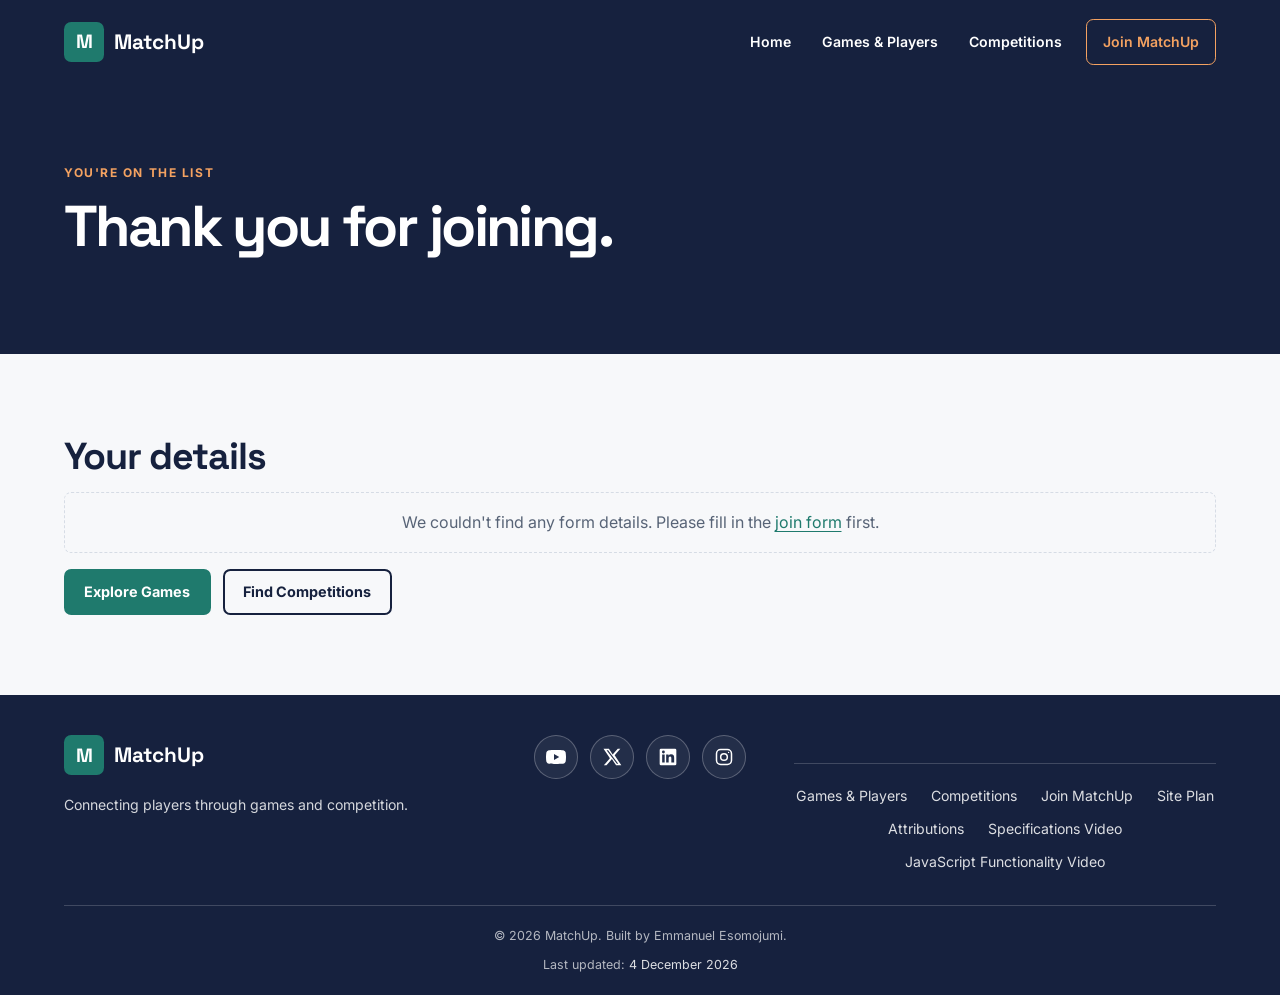
<file: project/thanks.html>
<!DOCTYPE html>
<html lang="en">

<head>
    <meta charset="UTF-8">
    <meta name="viewport" content="width=device-width, initial-scale=1.0">
    <title>Thank You | MatchUp</title>
    <meta name="description"
        content="Thank you for joining MatchUp. Review the details you submitted on the join form.">
    <meta name="author" content="Emmanuel Esomojumi">
    <meta name="theme-color" content="#16213e">

    <meta property="og:title" content="Thank You | MatchUp">
    <meta property="og:description" content="Thank you for joining MatchUp.">
    <meta property="og:type" content="website">
    <meta property="og:url" content="https://emmanuel-esomojumi.github.io/wdd231/project/thanks.html">
    <meta property="og:image" content="https://emmanuel-esomojumi.github.io/wdd231/project/images/matchup-social.webp">
    <meta name="twitter:card" content="summary_large_image">

    <link rel="icon" href="images/favicon.svg" type="image/svg+xml">

    <link rel="preconnect" href="https://fonts.googleapis.com">
    <link rel="preconnect" href="https://fonts.gstatic.com" crossorigin>
    <link rel="stylesheet"
        href="https://fonts.googleapis.com/css2?family=Inter:wght@400;500;600;700&family=Space+Grotesk:wght@500;700&display=swap">
    <link rel="stylesheet" href="styles/normalize.css">
    <link rel="stylesheet" href="styles/small.css">
    <link rel="stylesheet" href="styles/larger.css">
    <script type="module" src="scripts/main.js"></script>
    <script type="module" src="scripts/thanks.js"></script>
</head>

<body>
    <header class="site-header">
        <div class="container header-content">
            <a class="brand" href="index.html">
                <span class="brand-mark" aria-hidden="true">M</span>
                <span>MatchUp</span>
            </a>

            <button class="menu-toggle" id="menu-toggle" type="button" aria-label="Open navigation menu"
                aria-expanded="false" aria-controls="primary-nav">
                <span></span>
                <span></span>
                <span></span>
            </button>

            <nav class="primary-nav" id="primary-nav" aria-label="Main navigation">
                <a href="index.html">Home</a>
                <a href="games.html">Games &amp; Players</a>
                <a href="competitions.html">Competitions</a>
                <a class="nav-cta" href="join.html">Join MatchUp</a>
            </nav>
        </div>
    </header>

    <main>
        <section class="page-hero">
            <div class="container">
                <p class="eyebrow">YOU'RE ON THE LIST</p>
                <h1>Thank you for joining.</h1>
                <p id="thanks-message">
                    Welcome to MatchUp, <span id="thanks-name"></span>.
                    Here is what you sent us.
                </p>
            </div>
        </section>

        <section class="thanks-section section-space" aria-labelledby="summary-heading">
            <div class="container">
                <h2 id="summary-heading">Your details</h2>

                <dl class="summary-list" id="summary"></dl>

                <p class="empty-message" id="missing-message" hidden>
                    We couldn't find any form details. Please fill in the
                    <a href="join.html">join form</a> first.
                </p>

                <div class="thanks-actions">
                    <a class="button button-primary" href="games.html">Explore Games</a>
                    <a class="button button-secondary" href="competitions.html">Find Competitions</a>
                </div>
            </div>
        </section>
    </main>

    <footer class="site-footer">
        <div class="container footer-content">
            <div class="footer-about">
                <a class="brand footer-brand" href="index.html">
                    <span class="brand-mark" aria-hidden="true">M</span>
                    <span>MatchUp</span>
                </a>

                <p>Connecting players through games and competition.</p>
            </div>

            <nav class="footer-socials" aria-label="Social media">
                <a href="https://www.youtube.com/" target="_blank" rel="noopener noreferrer" aria-label="YouTube">
                    <svg viewBox="0 0 24 24" width="24" height="24" fill="currentColor" aria-hidden="true">
                        <path
                            d="M23.5 6.2a3 3 0 0 0-2.1-2.1C19.5 3.6 12 3.6 12 3.6s-7.5 0-9.4.5A3 3 0 0 0 .5 6.2 31 31 0 0 0 0 12a31 31 0 0 0 .5 5.8 3 3 0 0 0 2.1 2.1c1.9.5 9.4.5 9.4.5s7.5 0 9.4-.5a3 3 0 0 0 2.1-2.1A31 31 0 0 0 24 12a31 31 0 0 0-.5-5.8ZM9.6 15.6V8.4l6.3 3.6-6.3 3.6Z" />
                    </svg>
                </a>

                <a href="https://x.com/" target="_blank" rel="noopener noreferrer" aria-label="X">
                    <svg viewBox="0 0 24 24" width="24" height="24" fill="currentColor" aria-hidden="true">
                        <path
                            d="M18.9 2H22l-6.8 7.8L23.2 22h-6.3l-5-7.5L5.4 22H2.2l7.3-8.4L1.8 2h6.5l4.5 6.9L18.9 2Zm-1.1 18h1.7L7.3 3.9H5.5L17.8 20Z" />
                    </svg>
                </a>

                <a href="https://www.linkedin.com/in/esomojumi-emmanuel" target="_blank" rel="noopener noreferrer"
                    aria-label="LinkedIn">
                    <svg viewBox="0 0 24 24" width="24" height="24" fill="currentColor" aria-hidden="true">
                        <path
                            d="M20.4 2H3.6A1.6 1.6 0 0 0 2 3.6v16.8A1.6 1.6 0 0 0 3.6 22h16.8a1.6 1.6 0 0 0 1.6-1.6V3.6A1.6 1.6 0 0 0 20.4 2ZM8 18.5H5V9h3v9.5ZM6.5 7.7a1.7 1.7 0 1 1 0-3.4 1.7 1.7 0 0 1 0 3.4ZM19 18.5h-3v-4.6c0-1.1 0-2.5-1.5-2.5s-1.7 1.2-1.7 2.4v4.7h-3V9h2.9v1.3h.1a3.2 3.2 0 0 1 2.9-1.6c3.1 0 3.7 2 3.7 4.6v5.2Z" />
                    </svg>
                </a>

                <a href="https://www.instagram.com/" target="_blank" rel="noopener noreferrer" aria-label="Instagram">
                    <svg viewBox="0 0 24 24" width="24" height="24" fill="none" stroke="currentColor" stroke-width="1.8"
                        stroke-linecap="round" stroke-linejoin="round" aria-hidden="true">
                        <rect x="3" y="3" width="18" height="18" rx="5" />
                        <circle cx="12" cy="12" r="4" />
                        <circle cx="17.5" cy="6.5" r="0.8" fill="currentColor" stroke="none" />
                    </svg>
                </a>
            </nav>

            <nav class="footer-links" aria-label="Footer navigation">
                <a href="games.html">Games &amp; Players</a>
                <a href="competitions.html">Competitions</a>
                <a href="join.html">Join MatchUp</a>
                <a href="siteplan.html">Site Plan</a>
                <a href="attributions.html">Attributions</a>
                <a href="https://www.loom.com/share/1736bf1a366c470cb9678df88f99893b" target="_blank"
                    rel="noopener noreferrer">Specifications Video</a>
                <a href="JAVASCRIPT_VIDEO_URL_HERE" target="_blank" rel="noopener noreferrer">JavaScript Functionality
                    Video</a>
            </nav>
        </div>

        <div class="container footer-bottom">
            <p class="copyright">
                &copy; <span id="current-year"></span> MatchUp.
                Built by Emmanuel Esomojumi.
            </p>

            <p class="last-updated">
                Last updated: <time id="last-updated"></time>
            </p>
        </div>
    </footer>
</body>

</html>
</file>
<file: styles/small.css>
/* ---------- Design tokens ---------- */
:root {
    --color-bg: #FAF8F3;
    --color-surface: #FFFFFF;
    --color-ink: #14192B;
    --color-primary: #1F6F54;
    --color-primary-dark: #14503B;
    --color-accent: #C9962B;
    --color-accent-dark: #A97B22;
    --color-muted: #6B7280;
    --color-border: #E4DFD3;
    --color-nav-link: rgba(255, 255, 255, 0.8);
    --shadow-card: rgba(20, 25, 43, 0.1);
    --shadow-completed: rgba(169, 123, 34, 0.3);

    --font-heading: "Space Grotesk", sans-serif;
    --font-body: "Inter", sans-serif;

    --radius: 10px;
    --max-width: 68rem;
}

/* ---------- Reset ---------- */
* {
    box-sizing: border-box;
    margin: 0;
    padding: 0;
}

html {
    scroll-behavior: smooth;
}

body {
    font-family: var(--font-body);
    background-color: var(--color-bg);
    color: var(--color-ink);
    line-height: 1.55;
    overflow-x: hidden;
}

img {
    max-width: 100%;
    display: block;
}

a {
    color: var(--color-primary-dark);
    text-decoration: none;
}

h1,
h2,
h3 {
    font-family: var(--font-heading);
    color: var(--color-ink);
    line-height: 1.15;
    margin: 0;
}

ul {
    list-style: none;
}

button {
    font-family: inherit;
    cursor: pointer;
}

:focus-visible {
    outline: 3px solid var(--color-accent);
    outline-offset: 2px;
}

/* ---------- Header ---------- */
.site-header {
    display: flex;
    align-items: center;
    justify-content: space-between;
    padding: 1rem 1.25rem;
    background: var(--color-surface);
    border-bottom: 1px solid var(--color-border);
}

.brand {
    display: flex;
    align-items: center;
    gap: 0.6rem;
}

.brand__mark {
    border-radius: 8px;
}

.brand__name {
    font-family: var(--font-heading);
    font-weight: 600;
    font-size: 1rem;
    color: var(--color-ink);
}

.nav-toggle {
    width: 40px;
    height: 36px;
    background: none;
    border: none;
    display: flex;
    flex-direction: column;
    justify-content: center;
    align-items: center;
    gap: 6px;
}

.nav-toggle__bar {
    width: 26px;
    height: 3px;
    background: var(--color-ink);
    border-radius: 2px;
    transition: transform 0.2s ease, opacity 0.2s ease;
}

.nav-toggle[aria-expanded="true"] .nav-toggle__bar:nth-child(1) {
    transform: translateY(9px) rotate(45deg);
}

.nav-toggle[aria-expanded="true"] .nav-toggle__bar:nth-child(2) {
    opacity: 0;
}

.nav-toggle[aria-expanded="true"] .nav-toggle__bar:nth-child(3) {
    transform: translateY(-9px) rotate(-45deg);
}

/* ---------- Nav bar ---------- */
.primary-nav {
    background: var(--color-primary-dark);
    max-height: 0;
    overflow: hidden;
    transition: max-height 0.25s ease;
}

.primary-nav.is-open {
    max-height: 220px;
}

.primary-nav ul {
    display: flex;
    flex-direction: column;
}

.primary-nav a {
    display: block;
    padding: 0.9rem 1.25rem;
    font-weight: 500;
    font-size: 0.95rem;
    color: var(--color-nav-link);
    border-bottom: 1px solid rgba(255, 255, 255, 0.12);
}

.primary-nav li:last-child a {
    border-bottom: none;
}

.primary-nav a[aria-current="page"] {
    color: var(--color-surface);
    font-weight: 700;
}

/* ---------- Layout wrapper ---------- */
main>section,
main>h1 {
    padding: 2.25rem 1.25rem;
    max-width: var(--max-width);
    margin-inline: auto;
}

main>h1 {
    padding-top: 1.75rem;
    padding-bottom: 0;
    font-size: clamp(2.25rem, 8vw, 3.25rem);
}


/* ---------- Panel component (reused for About / Photo / Certificate) ---------- */
.panel {
    background: var(--color-surface);
    border: 1px solid var(--color-border);
    border-radius: var(--radius);
    overflow: hidden;
    display: flex;
    flex-direction: column;
}

.panel__header {
    background: var(--color-ink);
    color: var(--color-surface);
    font-size: 1.05rem;
    text-align: center;
    padding: 0.75rem 1rem;
}

.panel__body {
    padding: 1.1rem;
}

.panel__body p {
    margin-bottom: 1rem;
}

.panel__body p:last-child {
    margin-bottom: 0;
}

/* ---------- About / Photo ---------- */
.about__grid {
    display: grid;
    grid-template-columns: 1fr;
    gap: 1rem;
}

.panel--about p {
    max-width: 62ch;
}

.panel__body--photo {
    padding: 1.1rem;
    display: flex;
    justify-content: center;
}

.student-photo {
    width: 100%;
    aspect-ratio: 3 / 4;
    object-fit: cover;
    border-radius: 6px;
    background: var(--color-border);
}

/* ---------- Certificate ---------- */
.filter-group {
    display: grid;
    grid-template-columns: repeat(3, 1fr);
    gap: 0.6rem;
    margin-bottom: 1.1rem;
}

.filter-btn {
    border: 1px solid var(--color-border);
    background: var(--color-bg);
    color: var(--color-ink);
    padding: 0.6rem 0.5rem;
    border-radius: 8px;
    font-size: 0.85rem;
    font-weight: 600;
    transition: background 0.15s ease, color 0.15s ease, border-color 0.15s ease;
}

.filter-btn:hover {
    border-color: var(--color-primary);
}

.filter-btn.is-active {
    background: var(--color-primary);
    border-color: var(--color-primary);
    color: var(--color-surface);
}

.course-list {
    display: grid;
    grid-template-columns: 1fr;
    gap: 0.6rem;
    margin-bottom: 1rem;
}

.course-card {
    display: flex;
    align-items: center;
    justify-content: center;
    gap: 0.5rem;
    min-height: 3.25rem;
    text-align: center;
    background: var(--color-surface);
    color: var(--color-ink);
    border: 1px solid var(--color-border);
    border-radius: 8px;
    padding: 0.65rem 0.5rem;
    transition: box-shadow 0.15s ease, background 0.15s ease, border-color 0.15s ease;
}

.course-card:hover {
    box-shadow: 0 4px 10px var(--shadow-card);
    border-color: var(--color-primary);
}

.course-card.is-completed {
    background: var(--color-accent);
    color: var(--color-ink);
    border-color: var(--color-accent);
}

.course-card.is-completed:hover {
    background: var(--color-accent-dark);
    border-color: var(--color-accent-dark);
    box-shadow: 0 4px 10px var(--shadow-completed);
}

.course-card__code {
    font-family: var(--font-heading);
    font-weight: 600;
    font-size: 0.9rem;
}

.course-card__check {
    color: inherit;
    font-weight: 700;
}

.visually-hidden {
    position: absolute;
    width: 1px;
    height: 1px;
    overflow: hidden;
    clip: rect(0 0 0 0);
    white-space: nowrap;
}

.credit-total {
    text-align: center;
    font-weight: 600;
    color: var(--color-primary-dark);
    font-size: 0.9rem;
}

/* ---------- Builds ---------- */
.builds h2 {
    font-size: 1.5rem;
    margin-bottom: 1rem;
}

.builds__grid {
    display: grid;
    grid-template-columns: 1fr;
    gap: 1rem;
}

.build-card {
    background: var(--color-surface);
    border: 1px solid var(--color-border);
    border-radius: var(--radius);
    padding: 1.25rem;
}

.build-card h3 {
    font-size: 1.1rem;
    margin-bottom: 0.5rem;
}

.build-card p {
    color: var(--color-muted);
    font-size: 0.9rem;
    margin-bottom: 0.75rem;
}

.build-card__link {
    font-weight: 600;
    color: var(--color-primary-dark);
}

/* ---------- Footer ---------- */
.site-footer {
    padding: 2rem 1.25rem;
    border-top: 1px solid var(--color-border);
    display: flex;
    flex-direction: column;
    align-items: center;
    gap: 0.75rem;
    text-align: center;
}

.footer__socials {
    display: flex;
    gap: 1rem;
    color: var(--color-ink);
}

.footer__socials a {
    color: var(--color-ink);
}

.footer__socials a:hover {
    color: var(--color-primary);
}

.footer__meta {
    font-size: 0.85rem;
    color: var(--color-muted);
}
</file>
<file: styles/larger.css>
@media (min-width: 700px) {
    .site-header {
        padding: 1.25rem 2.5rem;
    }

    .nav-toggle {
        display: none;
    }

    .primary-nav {
        max-height: none;
        overflow: visible;
    }

    .primary-nav ul {
        flex-direction: row;
        justify-content: center;
        max-width: var(--max-width);
        margin-inline: auto;
    }

    .primary-nav a {
        border-bottom: none;
        padding: 0.9rem 1.5rem;
        position: relative;
    }

    .primary-nav a::after {
        content: "";
        position: absolute;
        left: 1.5rem;
        right: 1.5rem;
        bottom: 0.5rem;
        height: 2px;
        background: var(--color-accent);
        transform: scaleX(0);
        transition: transform 0.2s ease;
    }

    .primary-nav a:hover::after,
    .primary-nav a[aria-current="page"]::after {
        transform: scaleX(1);
    }

    main>section,
    main>h1 {
        padding: 3rem 2.5rem;
    }

    main>h1 {
        padding-top: 2.5rem;
    }

    .about__grid {
        grid-template-columns: 2fr 1fr;
        gap: 1.5rem;
    }

    .panel__body--photo {
        flex: 1;
    }

    .student-photo {
        aspect-ratio: auto;
        height: 100%;
    }

    .course-list {
        grid-template-columns: repeat(3, 1fr);
    }

    .builds__grid {
        grid-template-columns: repeat(2, 1fr);
    }

    .site-footer {
        flex-direction: row;
        justify-content: space-between;
        text-align: left;
    }
}
</file>
<file: chamber/styles/small.css>
/* =========================================================
   EKO CHAMBER OF COMMERCE
   small.css: mobile-first base (320px - 640px)
   ========================================================= */

:root {
  /* Core colors */
  --color-accent: #c94b22;
  --color-primary: #382766;
  --color-primary-dark: #24183f;
  --color-text: #211a33;
  --color-surface: #ffffff;

  /* Typography */
  --font-heading: "Fraunces", serif;
  --font-body: "Inter", sans-serif;

  /* Layout */
  --radius-sm: 6px;
  --radius-md: 10px;
  --radius-lg: 16px;
  --max-width: 72rem;
}

/* =========================================================
   RESET / BASE
   ========================================================= */

* {
  box-sizing: border-box;
  margin: 0;
  padding: 0;
}

html {
  scroll-behavior: smooth;
}

body {
  font-family: var(--font-body);
  background: #f7f6f3;
  color: #211a33;
  line-height: 1.55;
  overflow-x: hidden;
}

img {
  display: block;
  max-width: 100%;
}

a {
  color: #382766;
  text-decoration: none;
}

button {
  font: inherit;
  cursor: pointer;
}

ul {
  list-style: none;
}

address {
  font-style: normal;
}

h1,
h2,
h3 {
  font-family: var(--font-heading);
  color: #211a33;
  line-height: 1.15;
}

:focus-visible {
  outline: 3px solid #b83a00;
  outline-offset: 3px;
}

/* =========================================================
   HEADER
   ========================================================= */

.site-header {
  display: flex;
  align-items: center;
  justify-content: space-between;
  gap: 1rem;
  padding: 1rem 1.25rem;
  background: #24183f;
}

.site-topbar {
  position: sticky;
  top: 0;
  z-index: 100;
}

/* Brand */

.brand {
  min-height: 48px;
  display: flex;
  align-items: center;
  gap: 0.7rem;
}

.brand__mark {
  width: 52px;
  height: auto;
  flex-shrink: 0;
  display: block;
}

.brand__text {
  display: flex;
  flex-direction: column;
  line-height: 1.15;
}

.brand__name {
  font-family: var(--font-heading);
  font-size: 1.05rem;
  font-weight: 700;
  color: #ffffff;
}

.brand__tag {
  margin-top: 0.2rem;
  color: #f49a78;
  font-size: 0.65rem;
  font-weight: 700;
  letter-spacing: 0.08em;
  text-transform: uppercase;
}

/* Mobile menu button */

.nav-toggle {
  width: 48px;
  height: 48px;
  display: flex;
  flex-direction: column;
  align-items: center;
  justify-content: center;
  gap: 5px;
  background: #00000000;
  border: 1px solid #ffffff2e;
  border-radius: var(--radius-sm);
}

.nav-toggle__bar {
  width: 22px;
  height: 2px;
  background: #ffffff;
  border-radius: 2px;
  transition:
    transform 0.2s ease,
    opacity 0.2s ease;
}

.nav-toggle[aria-expanded="true"] .nav-toggle__bar:nth-child(1) {
  transform: translateY(7px) rotate(45deg);
}

.nav-toggle[aria-expanded="true"] .nav-toggle__bar:nth-child(2) {
  opacity: 0;
}

.nav-toggle[aria-expanded="true"] .nav-toggle__bar:nth-child(3) {
  transform: translateY(-7px) rotate(-45deg);
}

/* =========================================================
   NAVIGATION
   ========================================================= */

.primary-nav {
  max-height: 0;
  overflow: hidden;
  border-bottom: 2px solid #b83a00;
  background: #24183f;
  transition: max-height 0.25s ease;
}

.primary-nav.is-open {
  max-height: 260px;
}

.primary-nav ul {
  display: flex;
  flex-direction: column;
}

.primary-nav a {
  display: block;
  padding: 0.85rem 1.25rem;
  color: #ffffffc7;
  font-size: 0.9rem;
  font-weight: 500;
  border-top: 1px solid #ffffff14;
}

.primary-nav a:hover,
.primary-nav a[aria-current="page"] {
  color: #ffffff;
}

.primary-nav a[aria-current="page"] {
  font-weight: 700;
  background: #ffffff0f;
}

/* =========================================================
   PAGE HEADING
   ========================================================= */

.heading-band {
  background: #382766;
  padding: 2.5rem 1.25rem 2.35rem;
  text-align: center;
}

.heading-band__inner {
  max-width: var(--max-width);
  margin-inline: auto;
}

.heading-band h1 {
  color: #ffffff;
  font-size: clamp(2rem, 8vw, 2.8rem);
  letter-spacing: -0.02em;
}

.heading-band .page-heading__subtitle {
  margin-top: 0.5rem;
  color: #ffffffd1;
  font-size: 0.95rem;
}

/* =========================================================
   HERO
   ========================================================= */

.hero {
  position: relative;
  overflow: hidden;
  width: 100%;
  max-width: none;
  margin-inline: 0;
  padding: 0;
  height: clamp(300px, 44vw, 460px);
}

.hero__image {
  width: 100%;
  height: 100%;
  display: block;
  object-fit: cover;
}

.hero__overlay {
  position: absolute;
  inset: 0;
  display: flex;
  align-items: flex-end;
  background-image: linear-gradient(90deg,
      #24183ff2 0%,
      #24183fe0 40%,
      #24183f8c 65%,
      #24183f26 100%);
}

.hero__content {
  display: flex;
  padding: 1.5rem 1.25rem 2rem;
  color: #ffffff;
  max-width: 40rem;
  align-items: flex-start;
  flex-direction: column;
}

.hero__eyebrow {
  font-size: 0.72rem;
  font-weight: 700;
  letter-spacing: 0.08em;
  text-transform: uppercase;
  color: #f49a78;
  margin-bottom: 0.5rem;
}

.hero h1 {
  color: #ffffff;
  font-size: clamp(1.8rem, 7vw, 2.6rem);
  line-height: 1.5;
  margin-bottom: 0.6rem;
}

.hero__content p {
  font-size: 0.95rem;
  margin-bottom: 1rem;
  max-width: 34ch;
}

.hero__eyebrow,
.hero h1,
.hero__content p {
  display: inline-block;
  background-color: #24183f;
  padding: 0.15em 0.5em;
  border-radius: var(--radius-sm);
  box-decoration-break: clone;
  -webkit-box-decoration-break: clone;
}

.button {
  display: inline-block;
  background: #c94b22;
  color: #ffffff;
  font-weight: 700;
  padding: 0.75rem 1.4rem;
  border-radius: var(--radius-sm);
  font-size: 0.9rem;
}

.button:hover {
  background: #a83d18;
}

/* =========================================================
   GENERAL CONTENT
   ========================================================= */

main>section,
main>.panel {
  max-width: var(--max-width);
  margin-inline: auto;
  padding: 2.5rem 1.25rem;
}

.page-heading__subtitle {
  margin-top: 0.4rem;
  color: #5f586f;
  font-size: 0.95rem;
}

/* =========================================================
   DIRECTORY CONTROLS
   ========================================================= */

.directory__controls {
  display: flex;
  align-items: center;
  justify-content: space-between;
  gap: 1rem;
  flex-wrap: wrap;
  margin: 0 0 1.75rem;
}

.view-toggle {
  display: flex;
  gap: 0.5rem;
}

.view-btn {
  min-width: 78px;
  padding: 0.6rem 0.9rem;
  border: 1px solid #ddd8e7;
  border-radius: var(--radius-sm);
  background: #ffffff;
  color: #211a33;
  font-size: 0.82rem;
  font-weight: 600;
  transition:
    background-color 0.15s ease,
    color 0.15s ease,
    border-color 0.15s ease;
}

.view-btn:hover {
  border-color: #382766;
}

.view-btn.is-active {
  background: #382766;
  border-color: #382766;
  color: #ffffff;
}

.directory__count {
  color: #5f586f;
  font-size: 0.8rem;
}

/* =========================================================
   DIRECTORY GRID
   ========================================================= */

.directory-list {
  display: grid;
  min-height: 600px;
  grid-template-columns: 1fr;
  gap: 1.5rem;
}

/* =========================================================
   MEMBER CARD
   ========================================================= */

.member-card {
  display: flex;
  flex-direction: column;
  overflow: hidden;
  background: #ffffff;
  border: 1px solid #ddd8e7;
  border-radius: var(--radius-md);
  transition:
    border-color 0.2s ease,
    transform 0.2s ease,
    box-shadow 0.2s ease;
}

.member-card:hover {
  border-color: #c9c0da;
  transform: translateY(-2px);
  box-shadow: 0 8px 24px #24183f14;
}

/* Business logo */

.member-card__logo {
  min-height: 130px;
  display: grid;
  place-items: center;
  padding: 1.25rem;
  background: #f0edf7;
  border-bottom: 1px solid #ddd8e7;
}

.member-card__logo img {
  width: min(100%, 180px);
  height: 90px;
  object-fit: contain;
}

/* Card body */

.member-card__body {
  flex: 1;
  display: flex;
  flex-direction: column;
  gap: 0;
  padding: 1.35rem 1.3rem 1.4rem;
}

.member-card__category {
  margin-bottom: 0.45rem;
  color: #59468a;
  font-size: 0.65rem;
  font-weight: 700;
  letter-spacing: 0.07em;
  text-transform: uppercase;
}

.member-card__name {
  margin: 0;
  color: #382766;
  font-family: var(--font-heading);
  font-size: 1.2rem;
  font-weight: 700;
  line-height: 1.2;
}

.member-card__tagline {
  margin-top: 0.4rem;
  color: #5f586f;
  font-size: 0.84rem;
  line-height: 1.5;
}

.member-card__description {
  margin-top: 1rem;
  color: #211a33;
  font-size: 0.82rem;
  line-height: 1.6;
  max-width: 42ch;
  display: -webkit-box;
  -webkit-box-orient: vertical;
  -webkit-line-clamp: 3;
  overflow: hidden;
}

/* Member details / contact */

.member-card__details {
  display: flex;
  flex-direction: column;
  gap: 0.4rem;
  margin-top: 1.2rem;
  padding-top: 1rem;
  border-top: 1px solid #ddd8e7;
  font-size: 0.78rem;
}

.member-card__details strong {
  color: #211a33;
  font-weight: 600;
}

.member-card__details a {
  color: #382766;
  font-weight: 600;
}

.member-card__details a:hover {
  color: #c94b22;
  text-decoration: underline;
}

/* Membership badge */

.member-card__footer {
  display: flex;
  justify-content: flex-end;
  margin-top: auto;
  padding-top: 1rem;
}

.badge {
  display: inline-block;
  padding: 0.3rem 0.65rem;
  border-radius: 999px;
  font-size: 0.64rem;
  font-weight: 700;
  letter-spacing: 0.05em;
  text-transform: uppercase;
}

.badge-np {
  background: #eceaf0;
  color: #4d4758;
}

.badge-bronze {
  background: #f1dfd1;
  color: #82512d;
}

.badge-silver {
  background: #e8e8ed;
  color: #505263;
}

.badge-gold {
  background: #f5e7bd;
  color: #7c6017;
}

/* =========================================================
   LIST VIEW
   ========================================================= */

.directory-list.is-list-view {
  grid-template-columns: 1fr;
  gap: 0.75rem;
}

.directory-list.is-list-view .member-card {
  flex-direction: row;
  align-items: center;
}

.directory-list.is-list-view .member-card__logo {
  display: none;
}

.directory-list.is-list-view .member-card__body {
  flex-direction: row;
  align-items: center;
  flex-wrap: wrap;
  gap: 0.5rem 1.5rem;
  padding: 1rem 1.25rem;
}

.directory-list.is-list-view .member-card__category,
.directory-list.is-list-view .member-card__tagline,
.directory-list.is-list-view .member-card__description {
  display: none;
}

.directory-list.is-list-view .member-card__details {
  flex-direction: row;
  align-items: center;
  flex-wrap: wrap;
  gap: 0.4rem 1.25rem;
  margin-top: 0;
  padding-top: 0;
  border-top: none;
}

.directory-list.is-list-view .member-card__footer {
  margin-top: 0;
  padding-top: 0;
}

/* =========================================================
   FOOTER
   ========================================================= */

.site-footer {
  display: flex;
  flex-direction: column;
  align-items: center;
  gap: 1.25rem;
  padding: 2.5rem 1.25rem;
  background: #24183f;
  border-top: 2px solid #b83a00;
  text-align: center;
}

.footer__contact address {
  color: #ffffffad;
  font-size: 0.8rem;
  line-height: 1.7;
}

.footer__contact address strong {
  display: block;
  margin-bottom: 0.25rem;
  color: #ffffff;
  font-family: var(--font-heading);
  font-size: 1.05rem;
}

.footer__socials {
  display: flex;
  gap: 1rem;
}

.footer__socials a {
  color: #ffffffb8;
  transition: color 0.15s ease;
}

.footer__socials a:hover {
  color: #f49a78;
}

.footer__dev {
  color: #ffffff9e;
  font-size: 0.75rem;
  line-height: 1.7;
}

/* =========================================================
   CURRENT EVENTS
   ========================================================= */

.events h2,
.weather h2,
.spotlights h2 {
  font-size: 1.6rem;
  margin-bottom: 1.25rem;
}

.events__grid {
  display: grid;
  grid-template-columns: 1fr;
  gap: 1rem;
}

.event-card {
  background: #ffffff;
  border: 1px solid #ddd8e7;
  border-radius: var(--radius-md);
  padding: 1.1rem 1.25rem;
}

.event-card__date {
  display: inline-block;
  background: #fce5db;
  color: #8a3517;
  font-size: 0.72rem;
  font-weight: 700;
  letter-spacing: 0.04em;
  text-transform: uppercase;
  padding: 0.25rem 0.6rem;
  border-radius: 999px;
  margin-bottom: 0.6rem;
}

.event-card h3 {
  font-size: 1.05rem;
  margin-bottom: 0.4rem;
}

.event-card p:last-child {
  color: #5f586f;
  font-size: 0.88rem;
  line-height: 1.5;
}

/* =========================================================
   WEATHER
   ========================================================= */

.weather__current {
  display: flex;
  align-items: center;
  gap: 1rem;
  background: #ffffff;
  border: 1px solid #ddd8e7;
  border-radius: var(--radius-md);
  padding: 1.25rem;
  margin-bottom: 1rem;
}

.weather__icon {
  flex-shrink: 0;
}

.weather__temp {
  font-family: var(--font-heading);
  font-size: 2rem;
  font-weight: 700;
  color: #382766;
}

.weather__desc {
  color: #5f586f;
  font-size: 0.9rem;
}

.weather__forecast {
  display: grid;
  grid-template-columns: repeat(3, 1fr);
  gap: 0.75rem;
}

.weather__forecast-day {
  background: #f0edf7;
  border-radius: var(--radius-sm);
  padding: 0.85rem 0.5rem;
  text-align: center;
}

.weather__forecast-label {
  font-size: 0.78rem;
  color: #5f586f;
  text-transform: uppercase;
  letter-spacing: 0.04em;
  margin-bottom: 0.3rem;
}

.weather__forecast-temp {
  font-family: var(--font-heading);
  font-weight: 700;
  color: #211a33;
}

/* =========================================================
   MEMBER SPOTLIGHTS
   ========================================================= */

.spotlight-list {
  display: grid;
  grid-template-columns: 1fr;
  gap: 1rem;
}

.spotlight-card {
  display: flex;
  gap: 1rem;
  align-items: center;
  background: #ffffff;
  border: 1px solid #ddd8e7;
  border-radius: var(--radius-md);
  padding: 1rem 1.1rem;
}

.spotlight-card__logo {
  flex-shrink: 0;
  width: 80px;
  height: 60px;
  display: flex;
  align-items: center;
  justify-content: center;
  background: #f0edf7;
  border-radius: var(--radius-sm);
  padding: 0.4rem;
}

.spotlight-card__logo img {
  width: 100%;
  height: 100%;
  object-fit: contain;
}

.spotlight-card__name {
  font-family: var(--font-heading);
  font-weight: 700;
  color: #382766;
  margin-bottom: 0.2rem;
}

.spotlight-card__detail {
  font-size: 0.8rem;
  color: #5f586f;
}

.spotlight-card__detail a {
  color: #382766;
}

.spotlight-card .badge {
  margin-top: 0.4rem;
  display: inline-block;
}

/* =========================================================
   JOIN PAGE
   ========================================================= */

.join-section {
  width: min(100% - 2rem, 72rem);
  margin: 0 auto;
  padding: 2rem 0 4rem;
}

.join-section__intro {
  max-width: 48rem;
  margin-bottom: 2rem;
}

.join-section__intro p {
  margin: 0;
  color: #5f586f;
  line-height: 1.7;
}

/* Main join layout */

.join-layout {
  display: flex;
  flex-direction: column;
  gap: 2rem;
}

/* Form */

.join-form {
  min-width: 0;
  padding: 1.5rem;
  background: #ffffff;
  border: 1px solid #ddd8e7;
  border-radius: 1rem;
  box-shadow: 0 8px 30px #211a330f;
}

/* Form section headings */

.form-section-heading {
  display: flex;
  gap: 0.85rem;
  align-items: flex-start;
  margin: 0 0 1.5rem;
  padding-bottom: 1rem;
  border-bottom: 1px solid #ddd8e7;
}

.form-section-heading:not(:first-child) {
  margin-top: 2rem;
}

.form-section-heading__number {
  display: grid;
  place-items: center;
  flex: 0 0 2rem;
  width: 2rem;
  height: 2rem;
  border-radius: 50%;
  background: #382766;
  color: #ffffff;
  font-size: 0.75rem;
  font-weight: 700;
}

.form-section-heading h2 {
  margin: 0 0 0.2rem;
  font-size: 1.15rem;
}

.form-section-heading p {
  margin: 0;
  color: #5f586f;
  font-size: 0.85rem;
  line-height: 1.5;
}

/* Form grid */

.form-grid {
  display: grid;
  grid-template-columns: 1fr;
  gap: 1.1rem;
}

/* Labels */

.join-form label {
  display: flex;
  flex-direction: column;
  gap: 0.45rem;
  color: #211a33;
  font-size: 0.9rem;
  font-weight: 600;
}

.required-mark {
  color: #8a3517;
  font-weight: 700;
}

/* Inputs */

.join-form input[type="text"],
.join-form input[type="email"],
.join-form input[type="tel"],
.join-form textarea {
  width: 100%;
  box-sizing: border-box;
  padding: 0.8rem 0.85rem;
  border: 1px solid #ddd8e7;
  border-radius: 0.55rem;
  background: #f7f6f3;
  color: #211a33;
  font: inherit;
  font-size: 0.95rem;
  transition:
    border-color 160ms ease,
    box-shadow 160ms ease,
    background-color 160ms ease;
}

.join-form textarea {
  min-height: 8rem;
  resize: vertical;
}

.join-form input::placeholder,
.join-form textarea::placeholder {
  color: #5f586f;
}

.join-form input:focus,
.join-form textarea:focus {
  outline: none;
  border-color: #382766;
  background: #ffffff;
  box-shadow: 0 0 0 3px #3827661f;
}

.join-form input:invalid:not(:placeholder-shown),
.join-form textarea:invalid:not(:placeholder-shown) {
  border-color: #b83a00;
}

.join-form label small {
  color: #5f586f;
  font-size: 0.75rem;
  font-weight: 400;
  line-height: 1.4;
}

/* Membership fieldset */

.membership-fieldset {
  display: grid;
  gap: 0.65rem;
  margin: 0;
  padding: 0;
  border: 0;
}

.membership-fieldset legend {
  margin-bottom: 0.75rem;
  color: #211a33;
  font-size: 0.9rem;
  font-weight: 700;
}

/* Radio choices */

.join-form .radio-label {
  display: flex;
  flex-direction: row;
  align-items: flex-start;
  gap: 0.75rem;
  padding: 0.85rem;
  border: 1px solid #ddd8e7;
  border-radius: 0.6rem;
  background: #f7f6f3;
  cursor: pointer;
  transition:
    border-color 160ms ease,
    background-color 160ms ease;
}

.radio-label:hover {
  border-color: #59468a;
  background: #f0edf7;
}

.radio-label input {
  flex: 0 0 auto;
  width: auto;
  margin-top: 0.2rem;
  accent-color: #382766;
}

.radio-label span {
  display: flex;
  flex-direction: column;
  gap: 0.15rem;
}

.radio-label strong {
  font-size: 0.9rem;
}

.radio-label small {
  color: #5f586f;
  font-size: 0.75rem;
  font-weight: 400;
}

/* Submit button */

.join-submit {
  display: flex;
  align-items: center;
  justify-content: space-between;
  width: 100%;
  margin-top: 1.75rem;
  padding: 0.95rem 1.1rem;
  border: 0;
  border-radius: 0.6rem;
  background: #382766;
  color: #ffffff;
  font: inherit;
  font-weight: 600;
  cursor: pointer;
  transition:
    background-color 160ms ease,
    transform 160ms ease;
}

.join-submit:hover {
  background: #24183f;
}

.join-submit:active {
  transform: translateY(1px);
}

.join-submit:focus-visible,
.membership-card__link:focus-visible,
.modal-close:focus-visible {
  outline: 3px solid #b83a00;
  outline-offset: 3px;
}

/* =========================================================
   MEMBERSHIP CARDS
   ========================================================= */

.membership-cards {
  display: flex;
  flex-direction: column;
  gap: 1rem;
}

.membership-intro {
  margin-bottom: 0.25rem;
}

.membership-intro>span {
  color: #382766;
  font-size: 0.75rem;
  font-weight: 700;
  letter-spacing: 0.08em;
  text-transform: uppercase;
}

.membership-intro h2 {
  margin: 0.35rem 0 0.35rem;
  font-size: 1.45rem;
}

.membership-intro p {
  margin: 0;
  color: #5f586f;
  font-size: 0.9rem;
  line-height: 1.6;
}

/* Cards animate on initial page load */

.membership-card {
  padding: 1.2rem;
  border: 1px solid #ddd8e7;
  border-radius: 0.85rem;
  background: #ffffff;
  box-shadow: 0 6px 20px #211a330d;
  opacity: 0;
  transform: translateY(1rem);
  animation: membershipCardIn 650ms ease forwards;
}

.membership-card:nth-of-type(2) {
  animation-delay: 100ms;
}

.membership-card:nth-of-type(3) {
  animation-delay: 200ms;
}

.membership-card:nth-of-type(4) {
  animation-delay: 300ms;
}

.membership-card:nth-of-type(5) {
  animation-delay: 400ms;
}

.membership-card__top {
  display: flex;
  align-items: center;
  justify-content: space-between;
  gap: 1rem;
  margin-bottom: 0.9rem;
}

.membership-card__label {
  color: #5f586f;
  font-size: 0.72rem;
  font-weight: 700;
  letter-spacing: 0.08em;
}

.membership-card__price {
  color: #382766;
  font-size: 0.7rem;
  font-weight: 700;
  letter-spacing: 0.08em;
}

.membership-card h3 {
  margin: 0 0 0.5rem;
  font-size: 1.1rem;
}

.membership-card p {
  margin: 0 0 1rem;
  color: #5f586f;
  font-size: 0.85rem;
  line-height: 1.6;
}

.membership-card__link {
  display: inline-flex;
  align-items: center;
  gap: 0.5rem;
  padding: 0;
  border: 0;
  background: #00000000;
  color: #382766;
  font: inherit;
  font-size: 0.85rem;
  font-weight: 700;
  cursor: pointer;
}

.membership-card__link:hover {
  color: #c94b22;
}

/* Small visual distinction per tier */

.membership-card--np {
  border-top: 3px solid #5f586f;
}

.membership-card--bronze {
  border-top: 3px solid #a66a3f;
}

.membership-card--silver {
  border-top: 3px solid #8a8a8a;
}

.membership-card--gold {
  border-top: 3px solid #c79a22;
}

@keyframes membershipCardIn {
  from {
    opacity: 0;
    transform: translateY(1rem);
  }

  to {
    opacity: 1;
    transform: translateY(0);
  }
}

/* =========================================================
   MEMBERSHIP DIALOGS
   ========================================================= */

.membership-modal {
  width: min(90% - 2rem, 34rem);
  padding: 0;
  border: 0;
  border-radius: 1rem;
  background: #ffffff;
  color: #211a33;
  box-shadow: 0 20px 60px #211a3340;
}

.membership-modal::backdrop {
  background: #211a33a6;
}

.membership-modal__content {
  padding: 1.5rem;
}

.membership-modal__header {
  display: flex;
  align-items: center;
  justify-content: space-between;
  gap: 1rem;
  margin-bottom: 1.25rem;
}

.membership-modal__header>span {
  color: #b83a00;
  font-size: 0.72rem;
  font-weight: 700;
  letter-spacing: 0.08em;
  text-transform: uppercase;
}

.modal-close {
  display: grid;
  place-items: center;
  width: 2.1rem;
  height: 2.1rem;
  padding: 0;
  border: 1px solid #ddd8e7;
  border-radius: 50%;
  background: #f7f6f3;
  color: #211a33;
  font-size: 1.3rem;
  line-height: 1;
  cursor: pointer;
}

.modal-close:hover {
  background: #f0edf7;
}

.membership-modal h2 {
  margin: 0 0 0.65rem;
  font-size: 1.6rem;
}

.membership-modal p {
  margin: 0 0 1.2rem;
  color: #5f586f;
  line-height: 1.65;
}

.membership-modal ul {
  margin: 0;
  padding-left: 1.2rem;
}

.membership-modal li {
  margin-bottom: 0.6rem;
  line-height: 1.5;
}

/* =========================================================
   THANK YOU PAGE
   ========================================================= */

.thankyou-content {
  width: min(100% - 2rem, 56rem);
  margin: 0 auto;
  padding: 3rem 0 5rem;
}

.thankyou-card {
  padding: 1.5rem;
  border: 1px solid #ddd8e7;
  border-radius: 1rem;
  background: #ffffff;
  box-shadow: 0 10px 35px #211a3312;
}

.thankyou-card__intro {
  padding-bottom: 1.5rem;
  border-bottom: 1px solid #ddd8e7;
}

.thankyou-eyebrow {
  color: #b83a00;
  font-size: 0.72rem;
  font-weight: 700;
  letter-spacing: 0.08em;
  text-transform: uppercase;
}

.thankyou-card h2 {
  margin: 0.4rem 0 0.5rem;
  font-size: 1.8rem;
}

.thankyou-card__intro p {
  margin: 0;
  color: #5f586f;
  line-height: 1.6;
}

/* Submitted details */

.thankyou-details {
  display: grid;
  grid-template-columns: 1fr;
  gap: 0;
  margin: 0;
}

.thankyou-detail {
  display: flex;
  flex-direction: column;
  gap: 0.3rem;
  padding: 1rem 0;
  border-bottom: 1px solid #ddd8e7;
}

.thankyou-detail span {
  color: #5f586f;
  font-size: 0.75rem;
  font-weight: 600;
  text-transform: uppercase;
  letter-spacing: 0.04em;
}

.thankyou-detail strong {
  color: #211a33;
  font-size: 0.95rem;
  font-weight: 600;
  line-height: 1.5;
  overflow-wrap: anywhere;
}

.thankyou-card__actions {
  display: flex;
  flex-direction: column;
  gap: 0.75rem;
  margin-top: 1.5rem;
}

.thankyou-card__actions .button {
  text-align: center;
}

/* =========================================================
   DISCOVER PAGE
   ========================================================= */

.discover-content {
  width: min(100% - 2rem, var(--max-width));
  margin-inline: auto;
  padding: 2rem 0 4rem;
}

.visit-message {
  margin-bottom: 1.5rem;
  padding: 1rem 1.1rem;
  border-left: 4px solid #c94b22;
  border-radius: var(--radius-sm);
  background: #ffffff;
  color: #211a33;
}

.discover-intro {
  margin-bottom: 1.5rem;
}

.discover-intro h2 {
  margin-bottom: 0.5rem;
  font-size: 1.5rem;
}

.discover-intro p {
  max-width: 65ch;
  color: #5f586f;
}

.discover-grid {
  display: grid;
  grid-template-columns: minmax(0, 1fr);
  grid-template-areas:
    "place1"
    "place2"
    "place3"
    "place4"
    "place5"
    "place6"
    "place7"
    "place8";
  gap: 1.25rem;
  min-height: 3400px;
}

.discover-card {
  display: flex;
  flex-direction: column;
  min-width: 0;
  overflow: hidden;
  border: 1px solid #ddd8e7;
  border-radius: var(--radius-md);
  background: #ffffff;
}

.discover-card:nth-child(1) {
  grid-area: place1;
}

.discover-card:nth-child(2) {
  grid-area: place2;
}

.discover-card:nth-child(3) {
  grid-area: place3;
}

.discover-card:nth-child(4) {
  grid-area: place4;
}

.discover-card:nth-child(5) {
  grid-area: place5;
}

.discover-card:nth-child(6) {
  grid-area: place6;
}

.discover-card:nth-child(7) {
  grid-area: place7;
}

.discover-card:nth-child(8) {
  grid-area: place8;
}

.discover-card__image {
  overflow: hidden;
  background: #f0edf7;
}

.discover-card__image img {
  width: 100%;
  aspect-ratio: 3 / 2;
  object-fit: cover;
}

.discover-card__body {
  flex: 1;
  display: flex;
  flex-direction: column;
  align-items: flex-start;
  gap: 0.75rem;
  padding: 1.15rem;
}

.discover-card h2 {
  font-size: 1.25rem;
}

.discover-card address {
  color: #5f586f;
  font-size: 0.82rem;
  line-height: 1.5;
}

.discover-card p {
  color: #211a33;
  font-size: 0.9rem;
  line-height: 1.6;
}

.discover-card__more {
  color: #5f586f;
  font-size: 0.88rem;
}

.discover-card__more[hidden] {
  display: none;
}

.discover-card__button {
  margin-top: auto;
  padding: 0.65rem 1rem;
  border: 0;
  border-radius: var(--radius-sm);
  background: #382766;
  color: #ffffff;
  font: inherit;
  font-size: 0.85rem;
  font-weight: 700;
}

.discover-card__button:hover {
  background: #24183f;
}

/* =========================================================
   REDUCED MOTION
   ========================================================= */

@media (prefers-reduced-motion: reduce) {
  .membership-card {
    animation: none;
    opacity: 1;
    transform: none;
  }

  .join-submit,
  .join-form input,
  .join-form textarea,
  .radio-label {
    transition: none;
  }
}
</file>
<file: chamber/styles/larger.css>
/* =========================================================
   EKO CHAMBER OF COMMERCE
   larger.css: medium (641px - 1024px) and large (1025px+)
   Load this after small.css
   ========================================================= */

/* =========================================================
   DISCOVER IMAGE FIX (all sizes)
   ========================================================= */

/* =========================================================
   MEDIUM AND UP (641px+)
   ========================================================= */

@media (min-width: 641px) {
  /* Header and navigation */

  .site-header {
    padding: 1.15rem 2.5rem;
  }

  .brand__mark {
    width: 64px;
    height: auto;
  }

  .brand__name {
    font-size: 1.15rem;
  }

  .nav-toggle {
    display: none;
  }

  .primary-nav {
    max-height: none;
    overflow: visible;
  }

  .primary-nav ul {
    max-width: var(--max-width);
    margin-inline: auto;
    display: flex;
    flex-direction: row;
    justify-content: center;
  }

  .primary-nav a {
    position: relative;
    padding: 0.85rem 1.5rem;
    border-top: none;
  }

  .primary-nav a::after {
    content: "";
    position: absolute;
    left: 1.5rem;
    right: 1.5rem;
    bottom: 0.35rem;
    height: 2px;
    background: var(--color-accent);
    transform: scaleX(0);
    transform-origin: center;
    transition: transform 0.2s ease;
  }

  .primary-nav a:hover::after,
  .primary-nav a[aria-current="page"]::after {
    transform: scaleX(1);
  }

  .primary-nav a[aria-current="page"] {
    background: transparent;
  }

  /* Hero and page heading */

  .hero__content {
    padding: 2.5rem;
  }

  .heading-band {
    padding: 3.25rem 2.5rem 3rem;
  }

  .heading-band h1 {
    font-size: clamp(2.5rem, 4vw, 3.25rem);
  }

  .heading-band .page-heading__subtitle {
    font-size: 1rem;
  }

  main>section,
  main>.panel {
    padding: 3rem 2.5rem;
  }

  /* Directory */

  .directory-list {
    grid-template-columns: repeat(3, minmax(0, 1fr));
    gap: 1.5rem;
  }

  .member-card__logo {
    min-height: 140px;
    padding: 1.5rem;
  }

  .member-card__body {
    padding: 1.45rem 1.4rem 1.5rem;
  }

  /* Events and spotlights */

  .events__grid {
    grid-template-columns: repeat(3, 1fr);
  }

  .spotlight-list {
    grid-template-columns: repeat(2, 1fr);
  }

  .spotlight-card {
    align-items: flex-start;
  }

  /* Join page */

  .join-section {
    padding-top: 3rem;
  }

  .join-layout {
    display: grid;
    grid-template-columns: minmax(0, 1.7fr) minmax(18rem, 0.9fr);
    align-items: start;
    gap: 2.5rem;
  }

  .join-form {
    padding: 2rem;
  }

  .form-grid {
    grid-template-columns: minmax(0, 1fr);
    row-gap: 1.25rem;
  }

  .membership-cards {
    position: sticky;
    top: 7rem;
  }

  /* Thank you page */

  .thankyou-card {
    padding: 2.25rem;
  }

  .thankyou-details {
    grid-template-columns: repeat(2, minmax(0, 1fr));
    column-gap: 2rem;
  }

  .thankyou-detail--full {
    grid-column: 1 / -1;
  }

  .thankyou-card__actions {
    flex-direction: row;
  }

  .thankyou-card__actions .button {
    flex: 0 0 auto;
  }

  /* Footer */

  .site-footer {
    flex-direction: row;
    align-items: flex-start;
    justify-content: space-between;
    padding: 2.75rem 2.5rem;
    text-align: left;
  }

  .footer__contact address {
    text-align: left;
  }

  .discover-content {
    padding-top: 2.5rem;
  }

  .discover-card__body {
    padding: 1.3rem;
  }
}

/* =========================================================
   DISCOVER: MEDIUM LAYOUT (641px - 1024px)
   ========================================================= */

@media (min-width: 641px) and (max-width: 1024px) {

  /* I use two equal columns here, every card keeps the same shape. */
  .discover-grid {
    grid-template-columns: repeat(2, minmax(0, 1fr));
    grid-template-areas:
      "place1 place2"
      "place3 place4"
      "place5 place6"
      "place7 place8";
    gap: 1.5rem;
    min-height: 1900px;
  }
}

/* =========================================================
   LARGE (1025px+)
   ========================================================= */

@media (min-width: 1025px) {
  .directory-list {
    gap: 1.75rem;
  }

  .member-card__logo {
    min-height: 145px;
  }

  .member-card__body {
    padding: 1.5rem 1.5rem 1.55rem;
  }

  .member-card__name {
    font-size: 1.25rem;
  }

  .member-card__description {
    font-size: 0.83rem;
  }

  .site-footer {
    padding-inline: max(2.5rem, calc((100% - var(--max-width)) / 2));
  }

  /* Discover large layout: six narrow columns, each card takes two.
     The "." cells on the last row center the final two cards
     at the same size as the rest. */
  .discover-grid {
    grid-template-columns: repeat(6, minmax(0, 1fr));
    grid-template-areas:
      "place1 place1 place2 place2 place3 place3"
      "place4 place4 place5 place5 place6 place6"
      ".      place7 place7 place8 place8 .";
    gap: 1.5rem;
    min-height: 1300px;
  }
}

/* =========================================================
   EXTRA LARGE (1200px+)
   ========================================================= */

@media (min-width: 1200px) {
  .heading-band {
    padding-top: 3.75rem;
    padding-bottom: 3.5rem;
  }

  .directory-list {
    gap: 2rem;
  }

  .member-card__body {
    padding: 1.6rem 1.6rem 1.65rem;
  }

  .discover-grid {
    gap: 1.75rem;
  }
}

/* =========================================================
   IMAGE HOVER (641px and up, never on mobile)
   ========================================================= */

@media (min-width: 641px) and (prefers-reduced-motion: no-preference) {
  .discover-card__image img {
    transition:
      transform 220ms ease,
      filter 220ms ease;
  }

  .discover-card:hover .discover-card__image img {
    transform: scale(1.04);
    filter: saturate(1.08);
  }
}

/* =========================================================
   REDUCED MOTION
   ========================================================= */

@media (prefers-reduced-motion: reduce) {
  .primary-nav a::after {
    transition: none;
  }
}
</file>
<file: project/styles/small.css>
/* Base styles and design variables */
:root {
    --color-background: #f7f8fa;
    --color-surface: #ffffff;
    --color-primary: #16213e;
    --color-secondary: #1f7a6d;
    --color-accent: #f4a261;
    --color-text: #263044;
    --color-muted: #586477;
    --color-border: #d6dce5;

    --font-heading: 'Space Grotesk', sans-serif;
    --font-body: 'Inter', sans-serif;

    --content-width: 72rem;

    --space-small: 0.75rem;
    --space-medium: 1.5rem;
    --space-large: 3rem;

    --radius-small: 0.45rem;
    --radius-medium: 0.8rem;

    --shadow-card: 0 4px 16px rgb(22 33 62 / 5%);
}

/* General reset */
* {
    box-sizing: border-box;
}

html {
    scroll-behavior: smooth;
    scroll-padding-top: 6rem;
}

body {
    margin: 0;
    background: var(--color-background);
    color: var(--color-text);
    font-family: var(--font-body);
    font-size: 1rem;
    line-height: 1.65;
}

img,
picture,
video {
    display: block;
    max-width: 100%;
}

img {
    height: auto;
}

button,
input,
select,
textarea {
    font: inherit;
}

button,
select {
    cursor: pointer;
}

a {
    color: var(--color-secondary);
    text-decoration: none;
}

a:hover {
    color: var(--color-primary);
}

button:focus-visible,
a:focus-visible,
input:focus-visible,
select:focus-visible,
textarea:focus-visible {
    outline: 3px solid var(--color-accent);
    outline-offset: 3px;
}

h1,
h2,
h3,
h4 {
    margin: 0 0 0.8rem;
    color: var(--color-primary);
    font-family: var(--font-heading);
    font-weight: 700;
    line-height: 1.2;
}

h1 {
    font-size: clamp(2.1rem, 8vw, 3.4rem);
    letter-spacing: -0.045em;
}

h2 {
    font-size: clamp(1.65rem, 5vw, 2.35rem);
    letter-spacing: -0.03em;
}

h3 {
    font-size: 1.25rem;
}

p {
    margin: 0 0 1rem;
}

ul,
ol {
    padding-left: 1.5rem;
}

[hidden] {
    display: none !important;
}

/* Shared layout */
.container {
    width: min(100% - 2rem, var(--content-width));
    margin-inline: auto;
}

.section-space {
    padding-block: 3.5rem;
}

.section-heading {
    display: flex;
    flex-direction: column;
    gap: 0.75rem;
    margin-bottom: 1.75rem;
}

.section-heading p:last-child {
    margin-bottom: 0;
}

.eyebrow {
    margin-bottom: 0.65rem;
    color: var(--color-secondary);
    font-size: 0.75rem;
    font-weight: 700;
    letter-spacing: 0.13em;
    line-height: 1.5;
    text-transform: uppercase;
}

.text-link {
    display: inline-flex;
    align-items: center;
    gap: 0.4rem;
    font-weight: 700;
}

.text-link:hover {
    text-decoration: underline;
    text-underline-offset: 0.2em;
}

/* Header and brand */
.site-header {
    position: relative;
    z-index: 100;
    background: var(--color-primary);
    color: var(--color-surface);
}

.header-content,
.header-inner {
    position: relative;
    display: flex;
    min-height: 4.75rem;
    align-items: center;
    justify-content: space-between;
    gap: 1rem;
}

.brand {
    display: inline-flex;
    min-width: 0;
    align-items: center;
    gap: 0.65rem;
    color: var(--color-surface);
    font-family: var(--font-heading);
    font-size: 1.3rem;
    font-weight: 700;
    line-height: 1.2;
}

.brand:hover {
    color: var(--color-accent);
}

.brand-mark,
.brand__mark {
    display: grid;
    width: 2.5rem;
    height: 2.5rem;
    flex: 0 0 auto;
    place-items: center;
    border-radius: var(--radius-small);
    background: var(--color-secondary);
    color: var(--color-surface);
    font-size: 1.2rem;
    font-weight: 700;
}

.brand__name {
    color: inherit;
}

/* Mobile menu button */
.menu-toggle {
    display: flex;
    width: 2.75rem;
    height: 2.75rem;
    flex: 0 0 auto;
    flex-direction: column;
    align-items: center;
    justify-content: center;
    gap: 6px;
    padding: 0;
    border: 1px solid rgb(255 255 255 / 25%);
    border-radius: var(--radius-small);
    background: transparent;
    color: var(--color-surface);
}

.menu-toggle:hover {
    background: rgb(255 255 255 / 8%);
}

.menu-toggle span {
    display: block;
    width: 22px;
    height: 2px;
    border-radius: 2px;
    background: currentColor;
    transform-origin: center;
    transition:
        transform 250ms ease,
        opacity 200ms ease;
}

.menu-toggle[aria-expanded="true"] span:nth-child(1) {
    transform: translateY(8px) rotate(45deg);
}

.menu-toggle[aria-expanded="true"] span:nth-child(2) {
    opacity: 0;
}

.menu-toggle[aria-expanded="true"] span:nth-child(3) {
    transform: translateY(-8px) rotate(-45deg);
}

/* Mobile navigation dropdown */
.primary-nav {
    position: absolute;
    top: 100%;
    right: 0;
    left: 0;
    z-index: 100;
    display: flex;
    max-height: 0;
    flex-direction: column;
    gap: 0;
    overflow: hidden;
    padding: 0 1rem;
    border-bottom: 0 solid var(--color-secondary);
    background: var(--color-primary);
    opacity: 0;
    visibility: hidden;
    transition:
        max-height 300ms ease,
        opacity 200ms ease,
        padding 300ms ease,
        border-width 300ms ease,
        visibility 300ms ease;
}

.primary-nav.is-open {
    max-height: 24rem;
    padding: 0.5rem 1rem 1rem;
    border-bottom-width: 2px;
    opacity: 1;
    visibility: visible;
}

.primary-nav a {
    display: block;
    padding: 0.85rem 0.5rem;
    border-top: 1px solid rgb(255 255 255 / 10%);
    color: var(--color-surface);
    font-size: 0.9rem;
    font-weight: 600;
}

.primary-nav a:hover,
.primary-nav a[aria-current="page"] {
    color: var(--color-accent);
}

.primary-nav .nav-cta {
    margin-top: 0.5rem;
    border: 1px solid var(--color-accent);
    border-radius: var(--radius-small);
    color: var(--color-accent);
    text-align: center;
}

.primary-nav .nav-cta:hover {
    background: var(--color-accent);
    color: var(--color-primary);
}

/* Buttons */
.button,
.button-primary,
.button-secondary,
.button-light,
.button--primary,
.button--secondary {
    display: inline-flex;
    min-height: 2.9rem;
    align-items: center;
    justify-content: center;
    gap: 0.5rem;
    padding: 0.75rem 1.15rem;
    border: 2px solid transparent;
    border-radius: var(--radius-small);
    font-size: 0.9rem;
    font-weight: 700;
    line-height: 1.3;
    text-align: center;
    transition:
        background-color 180ms ease,
        color 180ms ease,
        border-color 180ms ease,
        transform 180ms ease;
}

.button:hover,
.button-primary:hover,
.button-secondary:hover,
.button-light:hover,
.button--primary:hover,
.button--secondary:hover {
    transform: translateY(-1px);
}

.button-primary,
.button--primary {
    background: var(--color-secondary);
    color: var(--color-surface);
}

.button-primary:hover,
.button--primary:hover {
    background: var(--color-primary);
    color: var(--color-surface);
}

.button-secondary,
.button--secondary {
    border-color: var(--color-primary);
    background: transparent;
    color: var(--color-primary);
}

.button-secondary:hover,
.button--secondary:hover {
    background: var(--color-primary);
    color: var(--color-surface);
}

.button-light {
    background: var(--color-surface);
    color: var(--color-primary);
}

.button-light:hover {
    background: var(--color-accent);
    color: var(--color-primary);
}

/* Homepage hero */
.hero {
    overflow: hidden;
    padding-block: 3.5rem;
    background: var(--color-primary);
    color: var(--color-surface);
}

.hero-content {
    display: grid;
    gap: 2rem;
}

.hero-text h1 {
    max-width: 15ch;
    color: var(--color-surface);
}

.hero-text>p:not(.eyebrow) {
    max-width: 38rem;
    color: rgb(255 255 255 / 82%);
}

.hero .eyebrow {
    color: var(--color-accent);
}

.hero-actions {
    display: flex;
    flex-wrap: wrap;
    gap: 0.75rem;
    margin-top: 1.5rem;
}

.hero-panel {
    padding: 1.5rem;
    border: 1px solid rgb(255 255 255 / 15%);
    border-radius: var(--radius-medium);
    background: rgb(255 255 255 / 6%);
}

.hero-panel h2,
.hero-panel h3 {
    color: var(--color-surface);
}

.hero-panel p {
    color: rgb(255 255 255 / 82%);
}

/* Page hero */
.page-hero,
.competition-hero {
    padding-block: 3rem;
    background: var(--color-primary);
    color: var(--color-surface);
}

.page-hero h1,
.competition-hero h1 {
    max-width: 18ch;
    color: var(--color-surface);
}

.page-hero p:not(.eyebrow),
.competition-hero p:not(.eyebrow) {
    max-width: 44rem;
    color: rgb(255 255 255 / 82%);
}

.page-hero .eyebrow,
.competition-hero .eyebrow {
    color: var(--color-accent);
}

.competition-hero__content {
    display: grid;
    gap: 1.5rem;
}

/* Game and competition sections */
.featured-section,
.games-directory,
.competitions-directory,
.how-section {
    padding-block: 3.5rem;
}

.featured-section,
.how-section {
    background: var(--color-background);
}

.games-directory,
.competitions-directory {
    background: var(--color-surface);
}

.games-controls,
.competitions-controls {
    display: grid;
    gap: 1rem;
    margin-bottom: 1.75rem;
    padding: 1rem;
    border: 1px solid var(--color-border);
    border-radius: var(--radius-medium);
    background: var(--color-background);
}

.search-field,
.filter-field {
    display: flex;
    min-width: 0;
    flex-direction: column;
    gap: 0.4rem;
}

.search-field label,
.filter-field label,
.form-field label,
.join-form label {
    color: var(--color-primary);
    font-size: 0.88rem;
    font-weight: 700;
}

input,
select,
textarea {
    width: 100%;
    min-height: 2.9rem;
    padding: 0.7rem 0.8rem;
    border: 1px solid var(--color-border);
    border-radius: var(--radius-small);
    background: var(--color-surface);
    color: var(--color-text);
}

input::placeholder,
textarea::placeholder {
    color: #66707f;
    opacity: 1;
}

textarea {
    min-height: 8rem;
    resize: vertical;
}

.games-grid,
.competitions-grid,
.steps-grid {
    display: grid;
    grid-template-columns: minmax(0, 1fr);
    gap: 1.25rem;
}

/* Game cards */
.game-card,
.competition-card,
.step-card {
    min-width: 0;
    padding: 1.25rem;
    border: 1px solid var(--color-border);
    border-radius: var(--radius-medium);
    background: var(--color-surface);
    box-shadow: var(--shadow-card);
}

.game-card,
.competition-card {
    display: flex;
    flex-direction: column;
    align-items: flex-start;
}

.game-card h3,
.competition-card h2,
.competition-card h3 {
    margin-top: 0.65rem;
}

.game-card>p,
.competition-card>p,
.competition-card__body>p {
    color: var(--color-muted);
}

.game-category,
.competition-game {
    display: inline-flex;
    align-items: center;
    padding: 0.3rem 0.65rem;
    border-radius: 999px;
    background: rgb(31 122 109 / 10%);
    color: var(--color-secondary);
    font-size: 0.75rem;
    font-weight: 700;
}

.game-details,
.competition-details {
    display: flex;
    width: 100%;
    flex-wrap: wrap;
    gap: 0.5rem 1rem;
    margin-top: auto;
    padding-top: 0.85rem;
    color: var(--color-muted);
    font-size: 0.82rem;
}

.game-card__image {
    display: block;
    width: 100%;
    height: auto;
    aspect-ratio: 16 / 9;
    object-fit: cover;
    border-radius: 0.75rem;
    margin-bottom: 1rem;
}

.game-details span,
.competition-details span {
    overflow-wrap: anywhere;
}

.favorite-button {
    display: inline-flex;
    min-height: 2.65rem;
    align-items: center;
    justify-content: center;
    margin-top: 1rem;
    padding: 0.65rem 0.85rem;
    border: 1px solid var(--color-secondary);
    border-radius: var(--radius-small);
    background: var(--color-surface);
    color: var(--color-secondary);
    font-size: 0.85rem;
    font-weight: 700;
    transition:
        background-color 180ms ease,
        color 180ms ease;
}

.favorite-button:hover,
.favorite-button[aria-pressed="true"] {
    background: var(--color-secondary);
    color: var(--color-surface);
}

.competition-card__body {
    display: flex;
    width: 100%;
    flex: 1;
    flex-direction: column;
}

.competition-card__action {
    display: inline-flex;
    margin-top: 1rem;
    font-weight: 700;
}

.competition-count,
#games-count,
#competition-count {
    color: var(--color-muted);
    font-size: 0.9rem;
}

.loading-message,
.empty-message {
    grid-column: 1 / -1;
    padding: 1rem;
    border: 1px dashed var(--color-border);
    border-radius: var(--radius-small);
    color: var(--color-muted);
    text-align: center;
}

#empty-message[hidden],
#competition-empty[hidden],
#competitions-list[hidden] {
    display: none !important;
}

/* Homepage featured content */
.featured-section .section-heading {
    align-items: flex-start;
}

.featured-section .text-link {
    margin-top: 0.25rem;
}

.how-section .section-heading {
    max-width: 42rem;
}

.step-card {
    padding: 1.35rem;
}

.step-card h3 {
    margin-top: 0.75rem;
}

.step-card p {
    margin-bottom: 0;
    color: var(--color-muted);
}

.step-number {
    display: grid;
    width: 2.5rem;
    height: 2.5rem;
    place-items: center;
    border-radius: 50%;
    background: var(--color-primary);
    color: var(--color-surface);
    font-family: var(--font-heading);
    font-weight: 700;
}

/* Join call-to-action */
.join-section,
.competition-cta {
    padding-block: 2.75rem;
    background: var(--color-secondary);
    color: var(--color-surface);
}

.join-content,
.competition-cta__content {
    display: flex;
    flex-direction: column;
    align-items: flex-start;
    gap: 1.5rem;
}

.join-content h2,
.competition-cta h2 {
    color: var(--color-surface);
}

.join-content p:not(.eyebrow),
.competition-cta p:not(.eyebrow) {
    max-width: 42rem;
    color: var(--color-surface);
}

.join-section .eyebrow,
.competition-cta .eyebrow {
    color: var(--color-surface);
}

/* Join page and forms */
.join-page,
.join-section-page {
    padding-block: 3rem;
}

.join-layout,
.join-content-grid {
    display: grid;
    gap: 2rem;
}

.join-intro {
    max-width: 42rem;
}

.join-form,
.form-card,
.membership-form {
    display: grid;
    gap: 1.15rem;
    padding: 1.25rem;
    border: 1px solid var(--color-border);
    border-radius: var(--radius-medium);
    background: var(--color-surface);
    box-shadow: var(--shadow-card);
}

.form-field {
    display: flex;
    min-width: 0;
    flex-direction: column;
    gap: 0.4rem;
}

.form-field small,
.form-help,
.form-note {
    color: var(--color-muted);
    font-size: 0.82rem;
}

fieldset {
    min-width: 0;
    margin: 0;
    padding: 1rem;
    border: 1px solid var(--color-border);
    border-radius: var(--radius-small);
}

legend {
    padding-inline: 0.35rem;
    color: var(--color-primary);
    font-family: var(--font-heading);
    font-weight: 700;
}

.form-options {
    display: grid;
    gap: 0.75rem;
}

.form-options label,
.checkbox-field {
    display: flex;
    align-items: flex-start;
    gap: 0.6rem;
    font-size: 0.9rem;
    font-weight: 500;
}

.form-options input,
.checkbox-field input {
    width: auto;
    min-height: auto;
    margin-top: 0.25rem;
    accent-color: var(--color-secondary);
}

input[type="checkbox"],
input[type="radio"] {
    width: 1rem;
    height: 1rem;
    min-height: 1rem;
    flex: 0 0 auto;
    padding: 0;
}

input[type="submit"],
button[type="submit"] {
    width: 100%;
    min-height: 3rem;
    border: 0;
    border-radius: var(--radius-small);
    background: var(--color-secondary);
    color: var(--color-surface);
    font-weight: 700;
}

input[type="submit"]:hover,
button[type="submit"]:hover {
    background: var(--color-primary);
}

.membership-options,
.membership-grid {
    display: grid;
    gap: 1rem;
}

.membership-card {
    padding: 1.2rem;
    border: 1px solid var(--color-border);
    border-radius: var(--radius-medium);
    background: var(--color-surface);
    box-shadow: var(--shadow-card);
}

.membership-card h3 {
    margin-bottom: 0.5rem;
}

.membership-card p {
    color: var(--color-muted);
}

.membership-card a {
    font-weight: 700;
}

.form-success,
.form-error,
.confirmation-message {
    padding: 1rem;
    border-radius: var(--radius-small);
    background: var(--color-background);
    color: var(--color-text);
}

/* Dialogs and modals */
dialog {
    width: min(92%, 34rem);
    max-height: 85vh;
    overflow-y: auto;
    padding: 1.5rem;
    border: 1px solid var(--color-border);
    border-radius: var(--radius-medium);
    background: var(--color-surface);
    color: var(--color-text);
    box-shadow: 0 16px 48px rgb(22 33 62 / 20%);
}

dialog::backdrop {
    background: rgb(22 33 62 / 65%);
}

dialog h2,
dialog h3 {
    padding-right: 2rem;
}

dialog button,
.modal-close {
    min-height: 2.5rem;
    padding: 0.55rem 0.85rem;
    border: 1px solid var(--color-border);
    border-radius: var(--radius-small);
    background: var(--color-surface);
    color: var(--color-primary);
    font-weight: 700;
}

/* Site plan page */
.site-plan,
.siteplan-content {
    padding-block: 2.5rem;
}

.site-plan section,
.siteplan-content section {
    margin-bottom: 2rem;
    padding: 1.25rem;
    border: 1px solid var(--color-border);
    border-radius: var(--radius-medium);
    background: var(--color-surface);
}

.site-plan h2,
.siteplan-content h2 {
    margin-bottom: 1rem;
}

.site-plan figure,
.siteplan-content figure {
    margin: 1.25rem 0;
}

.site-plan figcaption,
.siteplan-content figcaption {
    margin-top: 0.5rem;
    color: var(--color-muted);
    font-size: 0.85rem;
}

.site-plan img,
.siteplan-content img {
    border: 1px solid var(--color-border);
    border-radius: var(--radius-small);
}

.color-palette {
    display: grid;
    gap: 0.75rem;
}

.color-swatch {
    min-height: 5rem;
    padding: 0.75rem;
    border: 1px solid var(--color-border);
    border-radius: var(--radius-small);
}

/* Footer (mobile: everything centered and stacked) */
.site-footer {
    padding-block: 2.5rem 1.25rem;
    background: var(--color-primary);
    color: rgb(255 255 255 / 82%);
}

.footer-content,
.footer-inner {
    display: grid;
    grid-template-columns: minmax(0, 1fr);
    justify-items: center;
    align-items: center;
    gap: 1.75rem;
    text-align: center;
}

/* Column 1: brand and contact details */
.footer-about {
    display: flex;
    width: 100%;
    min-width: 0;
    flex-direction: column;
    align-items: center;
    text-align: center;
}

.footer-brand {
    justify-content: center;
    margin-bottom: 0.25rem;
}

.footer-brand:hover {
    color: var(--color-accent);
}

.footer-about>p {
    max-width: 28rem;
    margin: 0.85rem auto 0;
    font-size: 0.88rem;
    text-align: center;
}

/* Column 2: social icons */
.footer-socials {
    display: flex;
    flex-wrap: wrap;
    align-items: center;
    justify-content: center;
    gap: 0.75rem;
}

.footer-socials a {
    display: inline-flex;
    width: 2.75rem;
    height: 2.75rem;
    align-items: center;
    justify-content: center;
    border: 1px solid rgb(255 255 255 / 25%);
    border-radius: 50%;
    background: rgb(255 255 255 / 6%);
    color: var(--color-surface);
    transition:
        background-color 180ms ease,
        color 180ms ease,
        border-color 180ms ease,
        transform 180ms ease;
}

.footer-socials a:hover {
    transform: translateY(-2px);
    border-color: var(--color-accent);
    background: var(--color-accent);
    color: var(--color-primary);
}

.footer-socials svg {
    display: block;
    width: 1.25rem;
    height: 1.25rem;
}

/* Column 3: project credit, copyright and last updated */
.footer-meta {
    display: flex;
    width: 100%;
    flex-direction: column;
    align-items: center;
    gap: 0.35rem;
    text-align: center;
}

.footer-meta p {
    margin: 0;
    color: rgb(255 255 255 / 68%);
    font-size: 0.78rem;
    line-height: 1.5;
}

.footer-meta .last-updated time {
    color: rgb(255 255 255 / 85%);
}

/* Footer page links: a row under the three columns */
.footer-links {
    display: flex;
    flex-wrap: wrap;
    align-items: center;
    justify-content: center;
    gap: 0.6rem 1.5rem;
    margin-top: 1.75rem;
    padding-top: 1.25rem;
    border-top: 1px solid rgb(255 255 255 / 18%);
    text-align: center;
}

.footer-links a {
    color: rgb(255 255 255 / 85%);
    font-size: 0.88rem;
    text-align: center;
    overflow-wrap: anywhere;
}

.footer-links a:hover {
    color: var(--color-accent);
    text-decoration: underline;
    text-underline-offset: 0.2em;
}

.footer-bottom {
    display: flex;
    flex-direction: column;
    align-items: center;
    gap: 0.5rem;
    margin-top: 2rem;
    padding-top: 1.25rem;
    border-top: 1px solid rgb(255 255 255 / 18%);
    text-align: center;
}

.copyright,
.last-updated {
    margin-bottom: 0;
    color: rgb(255 255 255 / 68%);
    font-size: 0.78rem;
}

.last-updated time {
    color: rgb(255 255 255 / 85%);
}

/* The secondary button sits on the navy hero, so it needs light colors there */
.hero .button-secondary {
    border-color: var(--color-surface);
    color: var(--color-surface);
}

.hero .button-secondary:hover {
    background: var(--color-surface);
    color: var(--color-primary);
}

/* Visually hidden text for screen readers */
.visually-hidden {
    position: absolute;
    width: 1px;
    height: 1px;
    margin: -1px;
    padding: 0;
    overflow: hidden;
    border: 0;
    clip-path: inset(50%);
    white-space: nowrap;
}

/* Game card buttons */
.card-actions {
    display: flex;
    width: 100%;
    flex-wrap: wrap;
    gap: 0.6rem;
    margin-top: 1rem;
}

.card-actions .favorite-button {
    gap: 0.35rem;
    margin-top: 0;
}

.details-button {
    display: inline-flex;
    min-height: 2.65rem;
    align-items: center;
    justify-content: center;
    padding: 0.65rem 0.85rem;
    border: 1px solid var(--color-primary);
    border-radius: var(--radius-small);
    background: var(--color-surface);
    color: var(--color-primary);
    font-size: 0.85rem;
    font-weight: 700;
}

.details-button:hover {
    background: var(--color-primary);
    color: var(--color-surface);
}

.directory-note {
    margin-bottom: 1.25rem;
    color: var(--color-muted);
    font-size: 0.88rem;
}

/* Game details dialog */
#game-dialog {
    padding: 0;
}

.dialog-body {
    padding: 1.5rem;
}

.dialog-body .game-category {
    margin-bottom: 0.5rem;
}

.dialog-body h2 {
    padding-right: 0;
}

.dialog-facts {
    display: grid;
    gap: 0.75rem;
    margin: 1.25rem 0;
}

.dialog-facts div {
    padding: 0.75rem 1rem;
    border-radius: var(--radius-small);
    background: var(--color-background);
}

.dialog-facts dt {
    color: var(--color-muted);
    font-size: 0.78rem;
    font-weight: 700;
    text-transform: uppercase;
    letter-spacing: 0.04em;
}

.dialog-facts dd {
    margin: 0.15rem 0 0;
    color: var(--color-primary);
    font-weight: 600;
}

.dialog-actions {
    display: flex;
    justify-content: flex-end;
}

.dialog-actions button {
    border-color: var(--color-primary);
    background: var(--color-primary);
    color: var(--color-surface);
}

.dialog-actions button:hover {
    background: var(--color-secondary);
    border-color: var(--color-secondary);
}

/* Join form extras: every field stays in one column so the eye moves straight down */
.form-row {
    display: grid;
    grid-template-columns: minmax(0, 1fr);
    gap: 1.15rem;
}

.join-benefits {
    margin: 1.25rem 0;
    color: var(--color-text);
}

.join-benefits li {
    margin-bottom: 0.5rem;
}

input.touched:invalid,
textarea.touched:invalid {
    border-color: #b42318;
    box-shadow: 0 0 0 1px #b42318;
}

/* Thank-you page */
.summary-list {
    display: grid;
    gap: 0.75rem;
    margin: 0 0 2rem;
}

.summary-list div {
    padding: 1rem 1.25rem;
    border: 1px solid var(--color-border);
    border-radius: var(--radius-small);
    background: var(--color-surface);
    box-shadow: var(--shadow-card);
}

.summary-list dt {
    color: var(--color-muted);
    font-size: 0.8rem;
    font-weight: 700;
    text-transform: uppercase;
    letter-spacing: 0.04em;
}

.summary-list dd {
    margin: 0.2rem 0 0;
    color: var(--color-primary);
    font-weight: 600;
    overflow-wrap: anywhere;
}

.thanks-actions {
    display: flex;
    flex-wrap: wrap;
    gap: 0.75rem;
}

.empty-message a {
    text-decoration: underline;
    text-underline-offset: 0.2em;
}

/* Attributions page */
.prose {
    max-width: 46rem;
}

.prose h2 {
    margin-top: 2rem;
    font-size: 1.4rem;
}

.prose h2:first-child {
    margin-top: 0;
}

.prose li {
    margin-bottom: 0.6rem;
}

.prose a {
    text-decoration: underline;
    text-underline-offset: 0.2em;
}

/* Respect reduced-motion preferences */
@media (prefers-reduced-motion: reduce) {
    html {
        scroll-behavior: auto;
    }

    *,
    *::before,
    *::after {
        scroll-behavior: auto !important;
        animation-duration: 0.01ms !important;
        animation-iteration-count: 1 !important;
        transition-duration: 0.01ms !important;
    }
}
</file>
<file: project/styles/larger.css>
/* Tablet layouts */
@media (min-width: 600px) {
    .container {
        width: min(100% - 3rem, var(--content-width));
    }

    .section-space,
    .featured-section,
    .games-directory,
    .competitions-directory,
    .how-section {
        padding-block: 4.5rem;
    }

    .page-hero,
    .competition-hero {
        padding-block: 4rem;
    }

    .games-grid,
    .competitions-grid,
    .steps-grid {
        grid-template-columns: repeat(2, minmax(0, 1fr));
        gap: 1.5rem;
    }

    .games-controls,
    .competitions-controls {
        grid-template-columns: minmax(0, 1fr) minmax(12rem, 0.7fr);
        align-items: end;
        padding: 1.25rem;
    }

    .hero {
        padding-block: 4.5rem;
    }

    .hero-content {
        grid-template-columns: minmax(0, 1.2fr) minmax(15rem, 0.8fr);
        align-items: center;
        gap: 2rem;
    }

    .hero-text h1 {
        font-size: clamp(2.7rem, 5vw, 3.6rem);
    }

    .section-heading {
        flex-direction: row;
        align-items: end;
        justify-content: space-between;
        gap: 1.5rem;
    }

    .join-content,
    .competition-cta__content {
        flex-direction: row;
        align-items: center;
        justify-content: space-between;
        gap: 2rem;
    }

    .join-content>div,
    .competition-cta__content>div {
        flex: 1;
    }

    .join-layout,
    .join-content-grid {
        grid-template-columns: minmax(0, 1.1fr) minmax(0, 0.9fr);
        align-items: start;
        gap: 2rem;
    }

    .join-form,
    .form-card,
    .membership-form {
        padding: 1.75rem;
    }

    .membership-options,
    .membership-grid {
        grid-template-columns: repeat(2, minmax(0, 1fr));
    }

    /* Footer: three columns on tablet and desktop.
       Left = brand and tagline, middle = social icons, right = credits */
    .footer-content,
    .footer-inner {
        grid-template-columns: minmax(0, 1fr) auto minmax(0, 1fr);
        justify-items: stretch;
        align-items: start;
        gap: 1.5rem;
        text-align: left;
    }

    .footer-about {
        align-items: flex-start;
        text-align: left;
    }

    .footer-brand {
        justify-content: flex-start;
    }

    .footer-about>p {
        margin: 0.85rem 0 0;
        text-align: left;
    }

    .footer-socials {
        justify-self: center;
        justify-content: center;
    }

    .footer-meta {
        width: auto;
        justify-self: end;
        align-items: flex-start;
        text-align: left;
    }

    .site-plan section,
    .siteplan-content section {
        padding: 1.75rem;
    }
}

/* Desktop navigation and wider layouts */
@media (min-width: 800px) {

    .header-content,
    .header-inner {
        min-height: 5.25rem;
    }

    .menu-toggle {
        display: none;
    }

    .primary-nav {
        position: static;
        display: flex;
        max-height: none;
        flex-direction: row;
        align-items: center;
        gap: 0.35rem;
        overflow: visible;
        padding: 0;
        border: 0;
        background: transparent;
        opacity: 1;
        visibility: visible;
        transition: none;
    }

    .primary-nav a {
        display: inline-flex;
        min-height: 2.75rem;
        align-items: center;
        justify-content: center;
        padding: 0.65rem 0.8rem;
        border: 0;
        border-radius: var(--radius-small);
        font-size: 0.88rem;
        white-space: nowrap;
        transition:
            color 180ms ease,
            background-color 180ms ease;
    }

    .primary-nav a:hover,
    .primary-nav a[aria-current="page"] {
        background: rgb(255 255 255 / 8%);
        color: var(--color-accent);
    }

    .primary-nav .nav-cta {
        margin-top: 0;
        margin-left: 0.35rem;
        padding-inline: 1rem;
        border: 1px solid var(--color-accent);
        color: var(--color-accent);
    }

    .primary-nav .nav-cta:hover {
        background: var(--color-accent);
        color: var(--color-primary);
    }

    .hero {
        padding-block: 5.5rem;
    }

    .hero-content {
        grid-template-columns: minmax(0, 1.25fr) minmax(18rem, 0.75fr);
        gap: 4rem;
    }

    .hero-text h1 {
        max-width: 13ch;
        font-size: clamp(3.25rem, 5vw, 4.5rem);
    }

    .hero-panel {
        padding: 2rem;
    }

    .page-hero,
    .competition-hero {
        padding-block: 5rem;
    }

    .page-hero h1,
    .competition-hero h1 {
        font-size: clamp(3rem, 4.5vw, 4rem);
    }

    .competition-hero__content {
        grid-template-columns: minmax(0, 1.2fr) minmax(15rem, 0.8fr);
        align-items: center;
        gap: 3rem;
    }

    .games-grid,
    .competitions-grid,
    .steps-grid {
        grid-template-columns: repeat(3, minmax(0, 1fr));
        gap: 1.5rem;
    }

    .game-card,
    .competition-card,
    .step-card {
        padding: 1.5rem;
    }

    .game-card,
    .competition-card {
        transition:
            transform 180ms ease,
            box-shadow 180ms ease,
            border-color 180ms ease;
    }

    .game-card:hover,
    .competition-card:hover {
        transform: translateY(-3px);
        border-color: rgb(31 122 109 / 45%);
        box-shadow: 0 10px 26px rgb(22 33 62 / 9%);
    }

    .featured-section .section-heading {
        align-items: center;
    }

    .join-section,
    .competition-cta {
        padding-block: 3.5rem;
    }

    .join-layout,
    .join-content-grid {
        gap: 3rem;
    }

    .membership-options,
    .membership-grid {
        grid-template-columns: repeat(2, minmax(0, 1fr));
    }

    /* Footer columns are set in the tablet block above and carry over here */
    .footer-content,
    .footer-inner {
        gap: 2rem;
    }
}

/* Large desktop screens */
@media (min-width: 1100px) {

    .section-space,
    .featured-section,
    .games-directory,
    .competitions-directory,
    .how-section {
        padding-block: 5rem;
    }

    .hero {
        padding-block: 6.5rem;
    }

    .hero-content {
        gap: 5rem;
    }

    .games-grid,
    .competitions-grid,
    .steps-grid {
        gap: 1.75rem;
    }

    .games-controls,
    .competitions-controls {
        grid-template-columns: minmax(0, 1fr) minmax(15rem, 0.45fr);
        gap: 1.5rem;
        padding: 1.5rem;
    }

    .join-layout,
    .join-content-grid {
        gap: 4rem;
    }

    .footer-content,
    .footer-inner {
        gap: 3rem;
    }
}

/* Extra-wide screens */
@media (min-width: 1400px) {
    .hero-content {
        gap: 6rem;
    }

    .page-hero,
    .competition-hero {
        padding-block: 6rem;
    }
}

/* Small screens and reduced motion */
@media (max-width: 360px) {
    .container {
        width: calc(100% - 1.25rem);
    }

    .brand {
        gap: 0.45rem;
        font-size: 1.15rem;
    }

    .brand-mark,
    .brand__mark {
        width: 2.2rem;
        height: 2.2rem;
    }

    .game-card,
    .competition-card,
    .step-card {
        padding: 1rem;
    }

    .hero-actions {
        flex-direction: column;
        align-items: stretch;
    }

    .hero-actions .button,
    .hero-actions .button-primary,
    .hero-actions .button-secondary {
        width: 100%;
    }
}

@media (prefers-reduced-motion: reduce) {

    .game-card,
    .competition-card,
    .button,
    .button-primary,
    .button-secondary,
    .button-light,
    .button--primary,
    .button--secondary {
        transform: none;
        transition: none;
    }
}

/* Summary rows and dialog facts on wider screens */
@media (min-width: 600px) {
    .summary-list div {
        display: grid;
        grid-template-columns: 11rem minmax(0, 1fr);
        gap: 1rem;
        align-items: baseline;
    }

    .summary-list dd {
        margin: 0;
    }

    .dialog-facts {
        grid-template-columns: repeat(2, minmax(0, 1fr));
    }
}
</file>
<file: project/styles/siteplan.css>
:root {
    --color-navy: #16213e;
    --color-teal: #1f7a6d;
    --color-orange: #f4a261;
    --color-white: #ffffff;
}

* {
    box-sizing: border-box;
}

body {
    margin: 0;
    background-color: var(--color-white);
    color: var(--color-navy);
    font-family: "Inter", sans-serif;
    line-height: 1.6;
}

.container {
    width: min(92%, 70rem);
    margin: 0 auto;
}

.site-header {
    padding: 3rem 0;
    background-color: var(--color-navy);
    color: var(--color-white);
    border-bottom: 6px solid var(--color-orange);
}

.eyebrow {
    margin: 0 0 0.5rem;
    color: var(--color-orange);
    font-size: 0.85rem;
    font-weight: 700;
    letter-spacing: 0.08em;
    text-transform: uppercase;
}

h1,
h2,
h3 {
    font-family: "Space Grotesk", sans-serif;
    line-height: 1.2;
}

h1 {
    margin: 0;
    font-size: clamp(2.5rem, 8vw, 5rem);
}

.header-subtitle {
    margin: 0.5rem 0 0;
    font-size: 1.2rem;
}

.header-description {
    margin: 1rem 0 0;
    color: var(--color-orange);
    font-weight: 600;
}

.plan-section {
    margin: 2rem 0;
    padding: 1.5rem;
    background-color: var(--color-white);
    border: 2px solid var(--color-navy);
    border-radius: 12px;
}

.plan-section h2 {
    margin-top: 0;
    padding-bottom: 0.75rem;
    color: var(--color-teal);
    border-bottom: 4px solid var(--color-orange);
}

.plan-section h3 {
    color: var(--color-navy);
}

.highlight {
    display: inline-block;
    padding: 0.75rem 1rem;
    background-color: var(--color-orange);
    color: var(--color-navy);
    border-radius: 6px;
    font-weight: 700;
}

.domain-note {
    display: block;
    font-size: 0.85rem;
    font-weight: 500;
}

.scenario-list {
    display: grid;
    gap: 1rem;
}

.scenario {
    display: grid;
    grid-template-columns: auto minmax(0, 1fr);
    gap: 1rem;
    align-items: start;
    padding: 1rem;
    border-left: 5px solid var(--color-teal);
    background-color: #f7f9f8;
    border-radius: 0 8px 8px 0;
}

.scenario h3 {
    margin: 0;
    color: var(--color-teal);
}

.scenario p {
    margin-bottom: 0;
}

.scenario-number,
.page-number {
    display: grid;
    place-items: center;
    width: 2.5rem;
    height: 2.5rem;
    background-color: var(--color-navy);
    color: var(--color-white);
    border-radius: 50%;
    font-weight: 700;
}

.color-grid {
    display: grid;
    grid-template-columns: 1fr;
    gap: 1rem;
}

.color-card {
    min-width: 0;
    padding: 1rem;
    border: 2px solid var(--color-navy);
    border-radius: 10px;
}

.color-card h3,
.color-card p {
    margin: 0.5rem 0;
}

.color-swatch {
    height: 4rem;
    border: 2px solid var(--color-navy);
    border-radius: 6px;
}

.color-card.navy .color-swatch {
    background-color: var(--color-navy);
}

.color-card.teal .color-swatch {
    background-color: var(--color-teal);
}

.color-card.orange .color-swatch {
    background-color: var(--color-orange);
}

.color-card.white .color-swatch {
    background-color: var(--color-white);
}

.color-code {
    font-weight: 700;
}

.type-example {
    margin: 1.5rem 0;
    padding: 1rem;
    border-left: 5px solid var(--color-teal);
    background-color: #f7f9f8;
}

.type-example h3 {
    margin-top: 0;
    color: var(--color-teal);
}

.font-sample {
    margin: 1rem 0;
    color: var(--color-navy);
}

.heading-font {
    font-family: "Space Grotesk", sans-serif;
    font-size: clamp(1.4rem, 4vw, 1.8rem);
    font-weight: 700;
}

.body-font {
    font-family: "Inter", sans-serif;
    font-size: 1.25rem;
    font-weight: 600;
}

.page-grid {
    display: grid;
    grid-template-columns: 1fr;
    gap: 1rem;
}

.page-grid article {
    min-width: 0;
    padding: 1.25rem;
    border: 2px solid var(--color-teal);
    border-radius: 10px;
}

.page-grid h3 {
    color: var(--color-teal);
}

.page-grid p {
    margin-bottom: 0;
}

.feature-list {
    padding-left: 1.5rem;
}

.feature-list li {
    margin-bottom: 0.5rem;
}

.wireframe-grid {
    display: grid;
    grid-template-columns: 1fr;
    gap: 2rem;
}

.wireframe-grid figure {
    min-width: 0;
    margin: 0;
}

.wireframe-grid img {
    display: block;
    width: 100%;
    height: auto;
    border: 1px solid var(--color-navy);
    background-color: var(--color-white);
}

figcaption {
    margin-top: 0.75rem;
    color: var(--color-teal);
    font-family: "Space Grotesk", sans-serif;
    font-weight: 700;
    text-align: center;
}

.site-footer {
    margin-top: 3rem;
    padding: 2rem 0;
    background-color: var(--color-navy);
    color: var(--color-white);
    text-align: center;
}

.site-footer p {
    margin: 0.25rem 0;
}

@media (min-width: 600px) {
    .plan-section {
        padding: 2rem;
    }

    .color-grid {
        grid-template-columns: repeat(2, minmax(0, 1fr));
    }

    .page-grid {
        grid-template-columns: repeat(2, minmax(0, 1fr));
    }

    .wireframe-grid {
        grid-template-columns: minmax(0, 1fr) minmax(0, 2fr);
        align-items: start;
    }
}

@media (min-width: 800px) {
    .site-header {
        padding: 4rem 0;
    }

    .plan-section {
        padding: 2.5rem;
    }

    .scenario-list {
        grid-template-columns: repeat(2, minmax(0, 1fr));
    }

    .color-grid {
        grid-template-columns: repeat(4, minmax(0, 1fr));
    }

    .page-grid {
        grid-template-columns: repeat(2, minmax(0, 1fr));
    }
}
</file>
